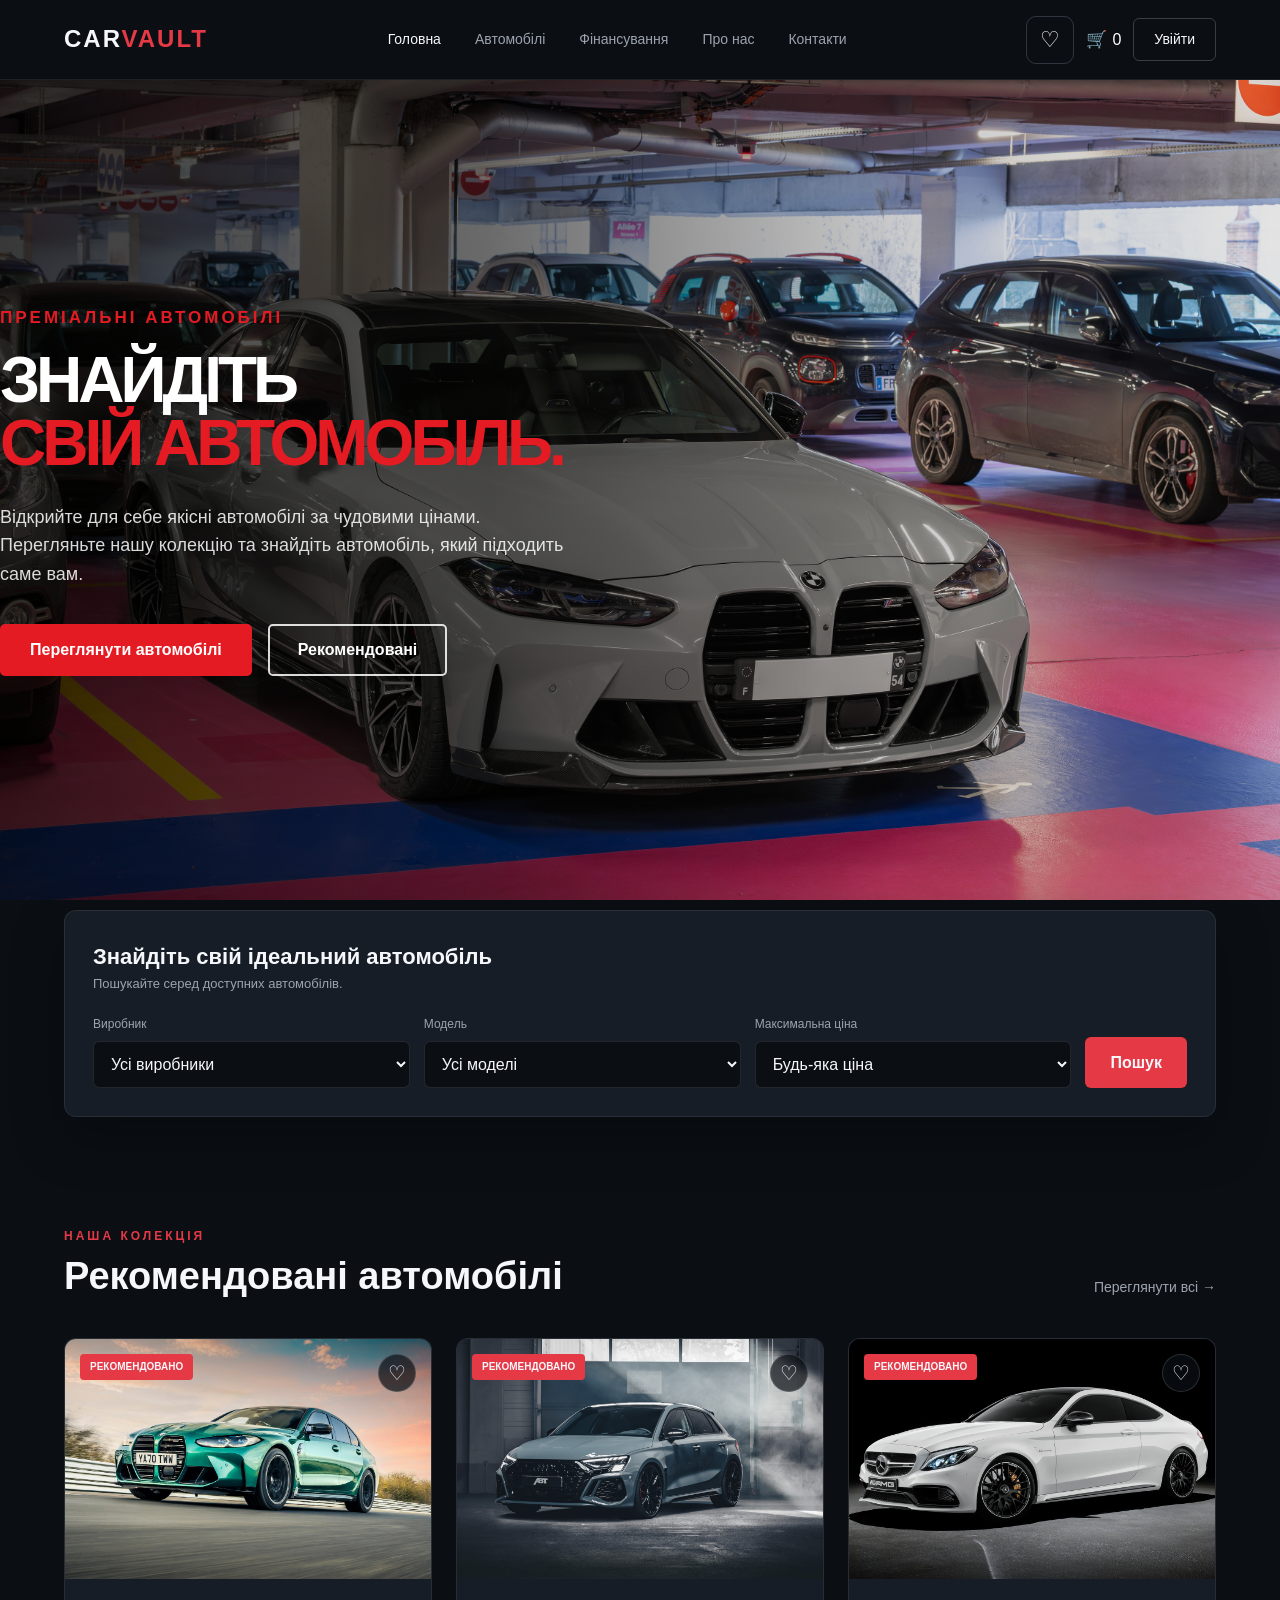
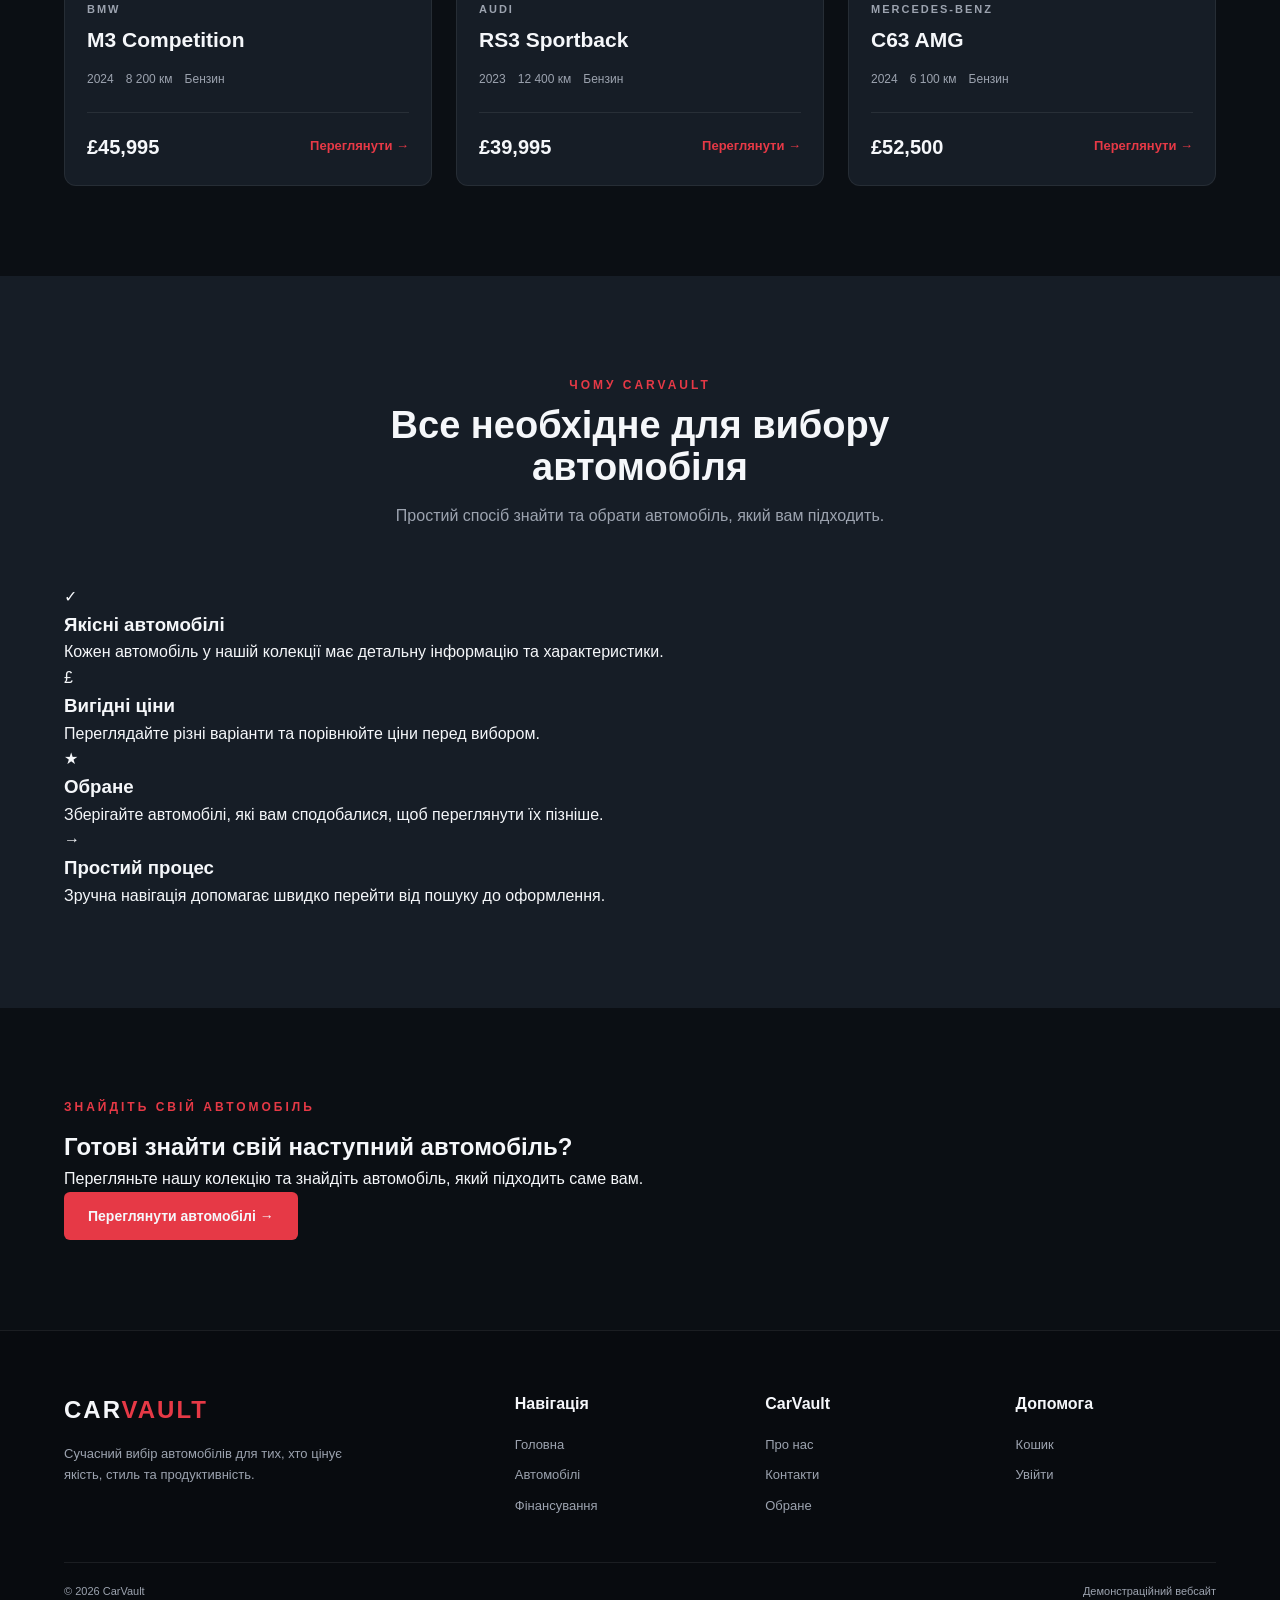
<file: index.html>
<!DOCTYPE html>
<html lang="uk">

<head>

    <script async src="https://www.googletagmanager.com/gtm.js?id=GTM-MPL43FJC"></script>
    <script>
    window.dataLayer = window.dataLayer || [];
    function gtag(){dataLayer.push(arguments);}
    gtag('js', new Date());
  </script>

    <meta charset="UTF-8">

    <meta name="viewport" content="width=device-width, initial-scale=1.0">

    <title>CarVault | Знайдіть свій автомобіль</title>

    <link rel="stylesheet" href="css/style.css">

</head>


<body>


    <!-- ================= НАВІГАЦІЯ ================= -->

    <header class="navbar">

        <div class="container nav-content">

            <a href="index.html" class="logo">
                CAR<span>VAULT</span>
            </a>


            <nav class="nav-links">

                <a href="index.html" class="active">
                    Головна
                </a>

                <a href="cars.html">
                    Автомобілі
                </a>

                <a href="finance.html">
                    Фінансування
                </a>

                <a href="about.html">
                    Про нас
                </a>

                <a href="contact.html">
                    Контакти
                </a>

            </nav>


            <div class="nav-actions">

                <a
                    href="favourites.html"
                    class="favourites"
                    aria-label="Обране">

                    ♡

                </a>

                <a
                    href="cart.html"
                    class="cart-link"
                    aria-label="Кошик">

                    🛒 <span class="cart-count">0</span>

                </a>

                <a
                    href="login.html"
                    class="login-btn">

                    Увійти

                </a>

            </div>

        </div>

    </header>



    <!-- ================= ГОЛОВНИЙ БАНЕР ================= -->

    <main>

        <section class="hero">

            <div class="hero-image"></div>

            <div class="container hero-content">

                <div class="hero-text">

                    <p class="hero-small-title">
                        ПРЕМІАЛЬНІ АВТОМОБІЛІ
                    </p>

                    <h1>
                        ЗНАЙДІТЬ<br>
                        <span>СВІЙ АВТОМОБІЛЬ.</span>
                    </h1>

                    <p class="hero-description">
                        Відкрийте для себе якісні автомобілі
                        за чудовими цінами. Перегляньте нашу
                        колекцію та знайдіть автомобіль,
                        який підходить саме вам.
                    </p>

                    <div class="hero-buttons">

                        <a
                            href="cars.html"
                            class="btn btn-primary">

                            Переглянути автомобілі

                        </a>

                        <a
                            href="#featured"
                            class="btn btn-outline">

                            Рекомендовані

                        </a>

                    </div>

                </div>

            </div>

        </section>



        <!-- ================= ПОШУК ================= -->

        <section class="search-section">

            <div class="container">


                <div class="search-box">


                    <div class="search-title">

                        <h2>
                            Знайдіть свій ідеальний автомобіль
                        </h2>

                        <p>
                            Пошукайте серед доступних автомобілів.
                        </p>

                    </div>



                    <form
                        class="car-search"
                        action="cars.html">


                        <!-- ВИРОБНИК -->

                        <div class="search-field">

                            <label for="make">
                                Виробник
                            </label>


                            <select
                                id="make"
                                name="make">

                                <option value="">
                                    Усі виробники
                                </option>

                                <option value="BMW">
                                    BMW
                                </option>

                                <option value="AUDI">
                                    Audi
                                </option>

                                <option value="MERCEDES-BENZ">
                                    Mercedes-Benz
                                </option>

                                <option value="VOLKSWAGEN">
                                    Volkswagen
                                </option>

                            </select>

                        </div>



                        <!-- МОДЕЛЬ -->

                        <div class="search-field">

                            <label for="model">
                                Модель
                            </label>


                            <select
                                id="model"
                                name="model">

                                <option value="">
                                    Усі моделі
                                </option>

                                <option value="M3 Competition">
                                    M3 Competition
                                </option>

                                <option value="M4 Competition">
                                    M4 Competition
                                </option>

                                <option value="RS3 Sportback">
                                    RS3 Sportback
                                </option>

                                <option value="RS5 Coupe">
                                    RS5 Coupe
                                </option>

                                <option value="C63 AMG">
                                    C63 AMG
                                </option>

                                <option value="Golf R">
                                    Golf R
                                </option>

                            </select>

                        </div>



                        <!-- ЦІНА -->

                        <div class="search-field">

                            <label for="price">
                                Максимальна ціна
                            </label>


                            <select
                                id="price"
                                name="price">

                                <option value="">
                                    Будь-яка ціна
                                </option>

                                <option value="30000">
                                    До £30 000
                                </option>

                                <option value="40000">
                                    До £40 000
                                </option>

                                <option value="50000">
                                    До £50 000
                                </option>

                                <option value="60000">
                                    До £60 000
                                </option>

                            </select>

                        </div>



                        <!-- КНОПКА ПОШУКУ -->

                        <button
                            type="submit"
                            class="search-button">

                            Пошук

                        </button>


                    </form>

                </div>

            </div>

        </section>



        <!-- ================= РЕКОМЕНДОВАНІ ================= -->

        <section class="featured-section" id="featured">

            <div class="container">

                <div class="section-heading">

                    <div>

                        <p class="section-label">
                            НАША КОЛЕКЦІЯ
                        </p>

                        <h2>
                            Рекомендовані автомобілі
                        </h2>

                    </div>

                    <a href="cars.html" class="view-all">
                        Переглянути всі →
                    </a>

                </div>


                <div class="car-grid">


                    <!-- BMW -->

                    <article class="car-card">

                        <div class="car-image">

                            <img
                                class="car-card-image"
                                src="images/cars/bmw-m3/main.jpg"
                                alt="BMW M3 Competition">

                            <button
                                class="heart-button"
                                type="button"
                                data-car-id="1"
                                aria-label="Додати до обраного">
                                ♡
                            </button>

                            <span class="car-badge">
                                Рекомендовано
                            </span>

                        </div>


                        <div class="car-info">

                            <p class="car-make">
                                BMW
                            </p>

                            <h3>
                                M3 Competition
                            </h3>


                            <div class="car-details">

                                <span>
                                    2024
                                </span>

                                <span>
                                    8 200 км
                                </span>

                                <span>
                                    Бензин
                                </span>

                            </div>


                            <div class="car-bottom">

                                <div class="car-price">
                                    £45,995
                                </div>

                                <a
                                    href="car-details.html?id=1"
                                    class="details-link">

                                    Переглянути →

                                </a>

                            </div>

                        </div>

                    </article>



                    <!-- AUDI -->

                    <article class="car-card">

                        <div class="car-image">

                            <img
                                class="car-card-image"
                                src="images/cars/audi-rs3/main.jpg"
                                alt="Audi RS3 Sportback">

                            <button
                                class="heart-button"
                                type="button"
                                data-car-id="3"
                                aria-label="Додати до обраного">
                                ♡
                            </button>

                            <span class="car-badge">
                                РЕКОМЕНДОВАНО
                            </span>
                        </div>


                        <div class="car-info">

                            <p class="car-make">
                                AUDI
                            </p>

                            <h3>
                                RS3 Sportback
                            </h3>


                            <div class="car-details">

                                <span>
                                    2023
                                </span>

                                <span>
                                    12 400 км
                                </span>

                                <span>
                                    Бензин
                                </span>

                            </div>


                            <div class="car-bottom">

                                <div class="car-price">
                                    £39,995
                                </div>

                                <a
                                    href="car-details.html?id=3"
                                    class="details-link">

                                    Переглянути →

                                </a>

                            </div>

                        </div>

                    </article>



                    <!-- MERCEDES -->

                    <article class="car-card">

                        <div class="car-image">

                            <img
                                class="car-card-image"
                                src="images/cars/mercedes-c63/main.jpg"
                                alt="Mercedes-Benz C63 AMG">

                            <button
                                class="heart-button"
                                type="button"
                                data-car-id="5"
                                aria-label="Додати до обраного">
                                ♡
                            </button>

                             <span class="car-badge">
                                РЕКОМЕНДОВАНО
                            </span>
                        </div>


                        <div class="car-info">

                            <p class="car-make">
                                MERCEDES-BENZ
                            </p>

                            <h3>
                                C63 AMG
                            </h3>


                            <div class="car-details">

                                <span>
                                    2024
                                </span>

                                <span>
                                    6 100 км
                                </span>

                                <span>
                                    Бензин
                                </span>

                            </div>


                            <div class="car-bottom">

                                <div class="car-price">
                                    £52,500
                                </div>

                                <a
                                    href="car-details.html?id=5"
                                    class="details-link">

                                    Переглянути →

                                </a>

                            </div>

                        </div>

                    </article>


                </div>

            </div>

        </section>



        <!-- ================= ЧОМУ CARVAULT ================= -->

        <section class="why-section">


            <div class="container">


                <div class="section-heading centered">

                    <p class="section-label">
                        ЧОМУ CARVAULT
                    </p>


                    <h2>
                        Все необхідне для вибору автомобіля
                    </h2>


                    <p>
                        Простий спосіб знайти та обрати
                        автомобіль, який вам підходить.
                    </p>

                </div>



                <div class="features-grid">


                    <div class="feature">

                        <div class="feature-icon">
                            ✓
                        </div>

                        <h3>
                            Якісні автомобілі
                        </h3>

                        <p>
                            Кожен автомобіль у нашій колекції
                            має детальну інформацію та характеристики.
                        </p>

                    </div>



                    <div class="feature">

                        <div class="feature-icon">
                            £
                        </div>

                        <h3>
                            Вигідні ціни
                        </h3>

                        <p>
                            Переглядайте різні варіанти та
                            порівнюйте ціни перед вибором.
                        </p>

                    </div>



                    <div class="feature">

                        <div class="feature-icon">
                            ★
                        </div>

                        <h3>
                            Обране
                        </h3>

                        <p>
                            Зберігайте автомобілі, які вам
                            сподобалися, щоб переглянути їх пізніше.
                        </p>

                    </div>



                    <div class="feature">

                        <div class="feature-icon">
                            →
                        </div>

                        <h3>
                            Простий процес
                        </h3>

                        <p>
                            Зручна навігація допомагає швидко
                            перейти від пошуку до оформлення.
                        </p>

                    </div>


                </div>

            </div>

        </section>



        <!-- ================= CTA ================= -->

        <section class="cta-section">


            <div class="container cta-content">


                <div>

                    <p class="section-label">
                        ЗНАЙДІТЬ СВІЙ АВТОМОБІЛЬ
                    </p>


                    <h2>
                        Готові знайти свій наступний автомобіль?
                    </h2>


                    <p>
                        Перегляньте нашу колекцію та знайдіть
                        автомобіль, який підходить саме вам.
                    </p>

                </div>


                <a
                    href="cars.html"
                    class="btn btn-primary">

                    Переглянути автомобілі →

                </a>

            </div>

        </section>


    </main>



    <!-- ================= FOOTER ================= -->

    <footer class="footer">

        <div class="container">

            <div class="footer-content">

                <!-- BRAND -->

                <div class="footer-brand">

                    <a
                        href="index.html"
                        class="logo"
                    >
                        CAR<span>VAULT</span>
                    </a>

                    <p>
                        Сучасний вибір автомобілів
                        для тих, хто цінує якість,
                        стиль та продуктивність.
                    </p>

                </div>


                <!-- NAVIGATION -->

                <div class="footer-column">

                    <h4>
                        Навігація
                    </h4>

                    <a href="index.html">
                        Головна
                    </a>

                    <a href="cars.html">
                        Автомобілі
                    </a>

                    <a href="finance.html">
                        Фінансування
                    </a>

                </div>


                <!-- CARVAULT -->

                <div class="footer-column">

                    <h4>
                        CarVault
                    </h4>

                    <a href="about.html">
                        Про нас
                    </a>

                    <a href="contact.html">
                        Контакти
                    </a>

                    <a href="favourites.html">
                        Обране
                    </a>

                </div>


                <!-- HELP -->

                <div class="footer-column">

                    <h4>
                        Допомога
                    </h4>

                    <a href="cart.html">
                        Кошик
                    </a>

                    <a
                        href="login.html"
                        class="footer-login-link"
                    >
                        Увійти
                    </a>

                </div>

            </div>


            <div class="footer-bottom">

                <span>
                    © 2026 CarVault
                </span>

                <span>
                    Демонстраційний вебсайт
                </span>

            </div>

        </div>

    </footer>

    <script src="js/main.js"></script>
</body>

</html>
</file>
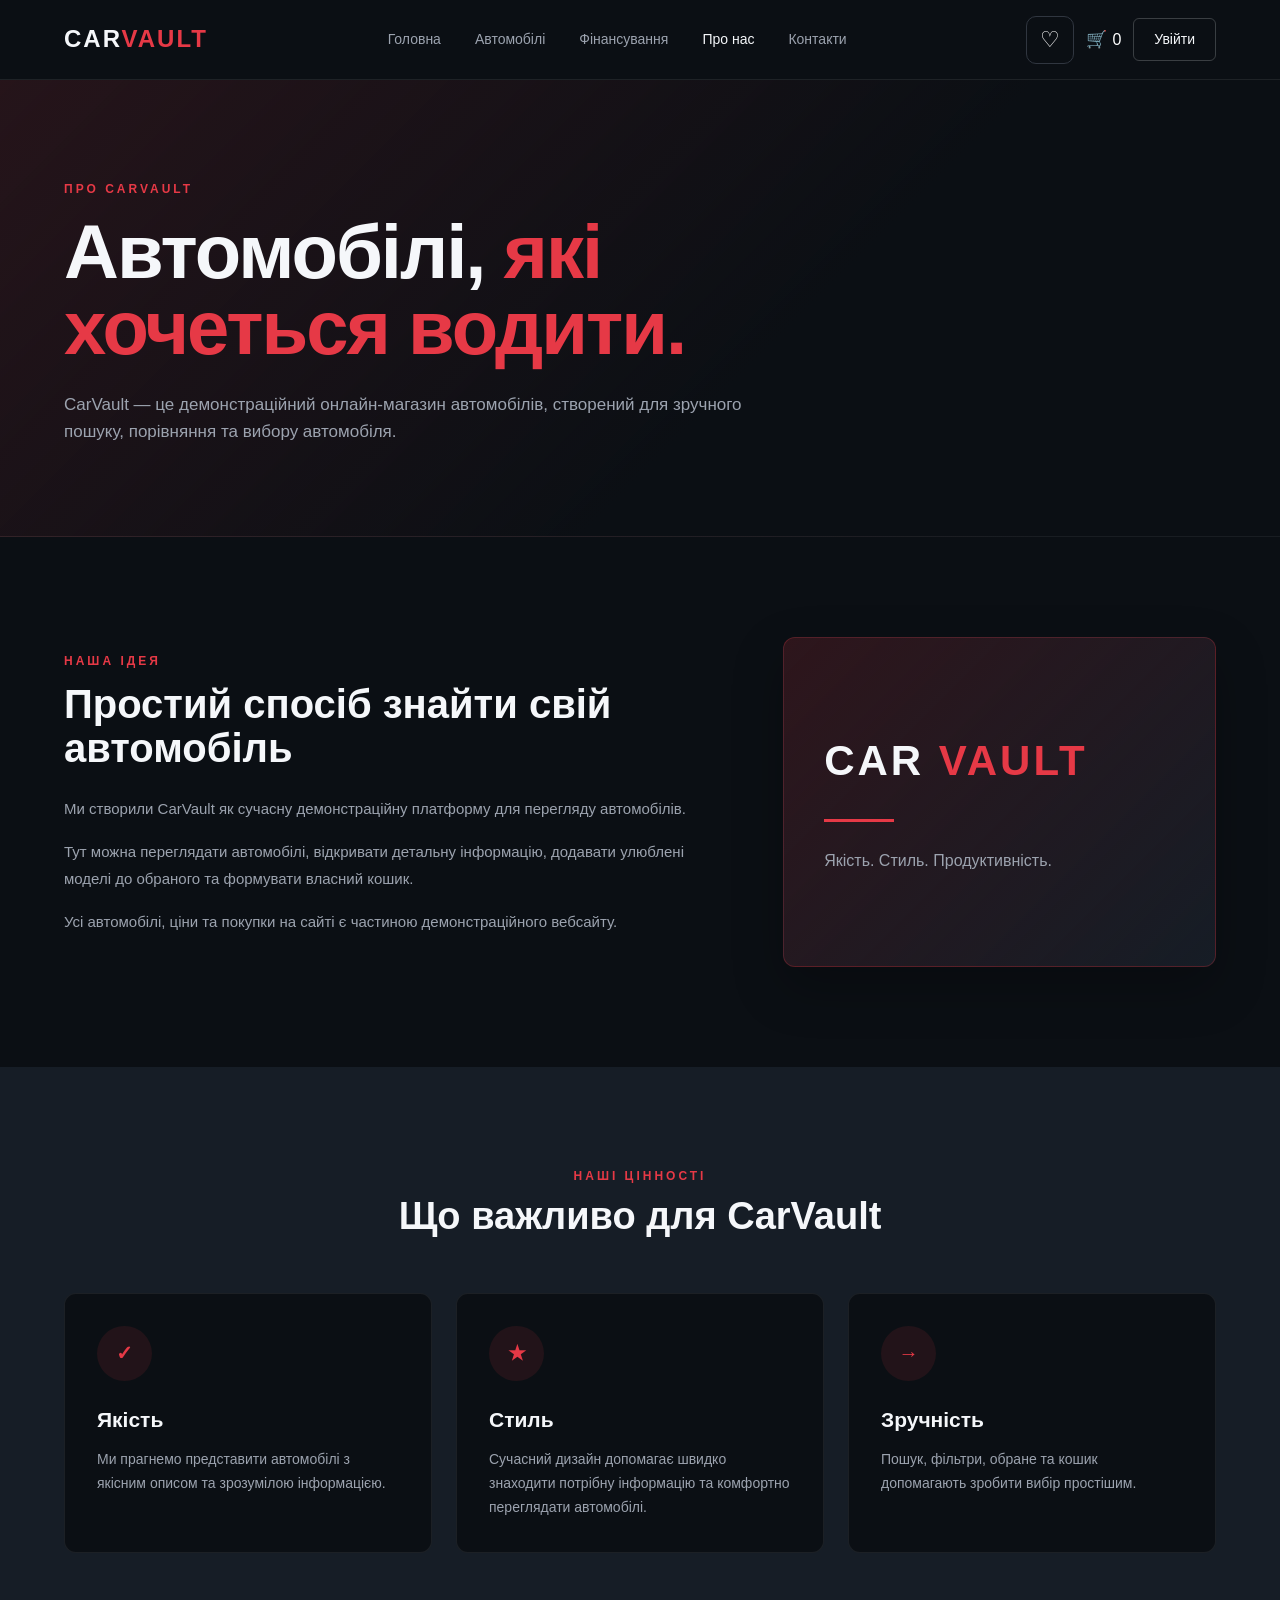
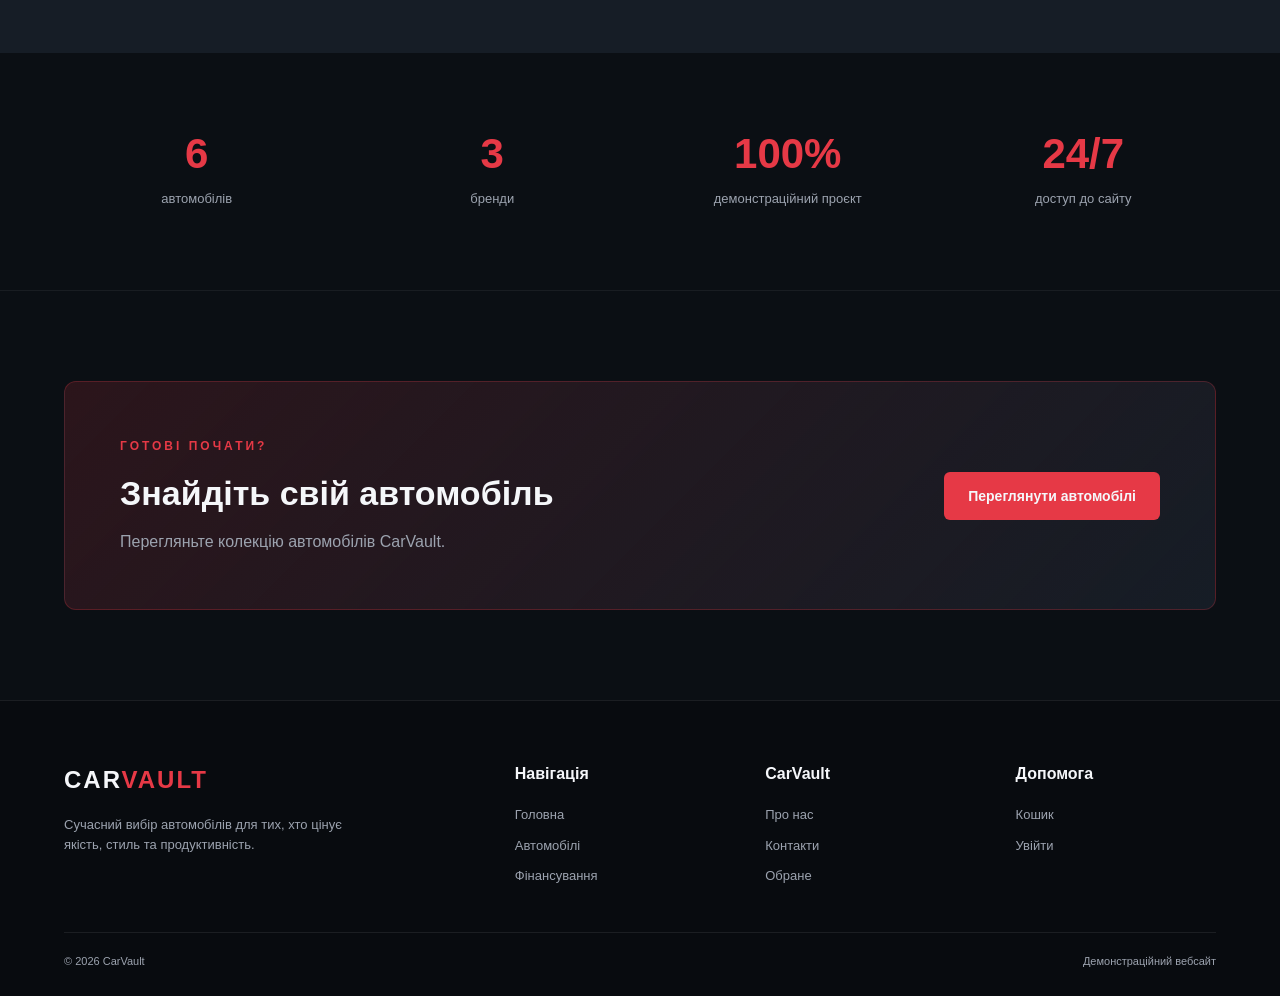
<file: about.html>
<!DOCTYPE html>
<html lang="uk">

<head>

<script async src="https://www.googletagmanager.com/gtm.js?id=GTM-MPL43FJC"></script>
  <script>
  window.dataLayer = window.dataLayer || [];
  function gtag(){dataLayer.push(arguments);}
  gtag('js', new Date());
</script>

    <meta charset="UTF-8">

    <meta
        name="viewport"
        content="width=device-width, initial-scale=1.0">

    <title>CarVault | Про нас</title>

    <link rel="stylesheet" href="css/style.css">
    <link rel="stylesheet" href="css/about.css">

</head>

<body>

<header class="navbar">

    <div class="container nav-content">

        <a href="index.html" class="logo">
            CAR<span>VAULT</span>
        </a>

        <nav class="nav-links">

            <a href="index.html">
                Головна
            </a>

            <a href="cars.html">
                Автомобілі
            </a>

            <a href="finance.html">
                Фінансування
            </a>

            <a href="about.html" class="active">
                Про нас
            </a>

            <a href="contact.html">
                Контакти
            </a>

        </nav>

        <div class="nav-actions">

            <a
                href="favourites.html"
                class="favourites"
                aria-label="Обране"
            >
                ♡
            </a>

            <a
                href="cart.html"
                class="cart-link"
                aria-label="Кошик"
            >
                🛒
                <span
                    id="cart-count"
                    class="cart-count"
                >
                    0
                </span>
            </a>

            <a
                href="login.html"
                class="login-btn"
            >
                Увійти
            </a>

        </div>

    </div>

</header>


<main>

    <!-- ABOUT HERO -->

    <section class="about-hero">

        <div class="container">

            <p class="about-label">
                ПРО CARVAULT
            </p>

            <h1>
                Автомобілі,
                <span>які хочеться водити.</span>
            </h1>

            <p class="about-intro">
                CarVault — це демонстраційний онлайн-магазин
                автомобілів, створений для зручного пошуку,
                порівняння та вибору автомобіля.
            </p>

        </div>

    </section>


    <!-- ABOUT STORY -->

    <section class="about-story">

        <div class="container about-story-grid">

            <div class="about-story-text">

                <p class="section-label">
                    НАША ІДЕЯ
                </p>

                <h2>
                    Простий спосіб
                    знайти свій автомобіль
                </h2>

                <p>
                    Ми створили CarVault як сучасну
                    демонстраційну платформу для
                    перегляду автомобілів.
                </p>

                <p>
                    Тут можна переглядати автомобілі,
                    відкривати детальну інформацію,
                    додавати улюблені моделі до обраного
                    та формувати власний кошик.
                </p>

                <p>
                    Усі автомобілі, ціни та покупки на
                    сайті є частиною демонстраційного
                    вебсайту.
                </p>

            </div>


            <div class="about-story-card">

                <div class="story-card-top">
                    <span>CAR</span>
                    <strong>VAULT</strong>
                </div>

                <div class="story-card-line"></div>

                <p>
                    Якість.
                    Стиль.
                    Продуктивність.
                </p>

            </div>

        </div>

    </section>


    <!-- VALUES -->

    <section class="values-section">

        <div class="container">

            <div class="section-heading centered">

                <div>

                    <p class="section-label">
                        НАШІ ЦІННОСТІ
                    </p>

                    <h2>
                        Що важливо для CarVault
                    </h2>

                </div>

            </div>


            <div class="values-grid">

                <div class="value-card">

                    <div class="value-icon">
                        ✓
                    </div>

                    <h3>
                        Якість
                    </h3>

                    <p>
                        Ми прагнемо представити
                        автомобілі з якісним описом
                        та зрозумілою інформацією.
                    </p>

                </div>


                <div class="value-card">

                    <div class="value-icon">
                        ★
                    </div>

                    <h3>
                        Стиль
                    </h3>

                    <p>
                        Сучасний дизайн допомагає
                        швидко знаходити потрібну
                        інформацію та комфортно
                        переглядати автомобілі.
                    </p>

                </div>


                <div class="value-card">

                    <div class="value-icon">
                        →
                    </div>

                    <h3>
                        Зручність
                    </h3>

                    <p>
                        Пошук, фільтри, обране
                        та кошик допомагають
                        зробити вибір простішим.
                    </p>

                </div>

            </div>

        </div>

    </section>


    <!-- STATISTICS -->

    <section class="stats-section">

        <div class="container">

            <div class="stats-grid">

                <div class="stat">

                    <strong>
                        6
                    </strong>

                    <span>
                        автомобілів
                    </span>

                </div>


                <div class="stat">

                    <strong>
                        3
                    </strong>

                    <span>
                        бренди
                    </span>

                </div>


                <div class="stat">

                    <strong>
                        100%
                    </strong>

                    <span>
                        демонстраційний проєкт
                    </span>

                </div>


                <div class="stat">

                    <strong>
                        24/7
                    </strong>

                    <span>
                        доступ до сайту
                    </span>

                </div>

            </div>

        </div>

    </section>


    <!-- CTA -->

    <section class="cta-section">

        <div class="container">

            <div class="cta-box">

                <div>

                    <p class="section-label">
                        ГОТОВІ ПОЧАТИ?
                    </p>

                    <h2>
                        Знайдіть свій автомобіль
                    </h2>

                    <p>
                        Перегляньте колекцію
                        автомобілів CarVault.
                    </p>

                </div>

                <a
                    href="cars.html"
                    class="btn btn-primary"
                >
                    Переглянути автомобілі
                </a>

            </div>

        </div>

    </section>

</main>


<!-- FOOTER -->

<footer class="footer">

    <div class="container">

        <div class="footer-content">

            <!-- BRAND -->

            <div class="footer-brand">

                <a
                    href="index.html"
                    class="logo"
                >
                    CAR<span>VAULT</span>
                </a>

                <p>
                    Сучасний вибір автомобілів
                    для тих, хто цінує якість,
                    стиль та продуктивність.
                </p>

            </div>


            <!-- NAVIGATION -->

            <div class="footer-column">

                <h4>
                    Навігація
                </h4>

                <a href="index.html">
                    Головна
                </a>

                <a href="cars.html">
                    Автомобілі
                </a>

                <a href="finance.html">
                    Фінансування
                </a>

            </div>


            <!-- CARVAULT -->

            <div class="footer-column">

                <h4>
                    CarVault
                </h4>

                <a href="about.html">
                    Про нас
                </a>

                <a href="contact.html">
                    Контакти
                </a>

                <a href="favourites.html">
                    Обране
                </a>

            </div>


            <!-- HELP -->

            <div class="footer-column">

                <h4>
                    Допомога
                </h4>

                <a href="cart.html">
                    Кошик
                </a>

                <a
                    href="login.html"
                    class="footer-login-link"
                >
                    Увійти
                </a>

            </div>

        </div>


        <div class="footer-bottom">

            <span>
                © 2026 CarVault
            </span>

            <span>
                Демонстраційний вебсайт
            </span>

        </div>

    </div>

</footer>


<script src="js/main.js"></script>

</body>

</html>
</file>
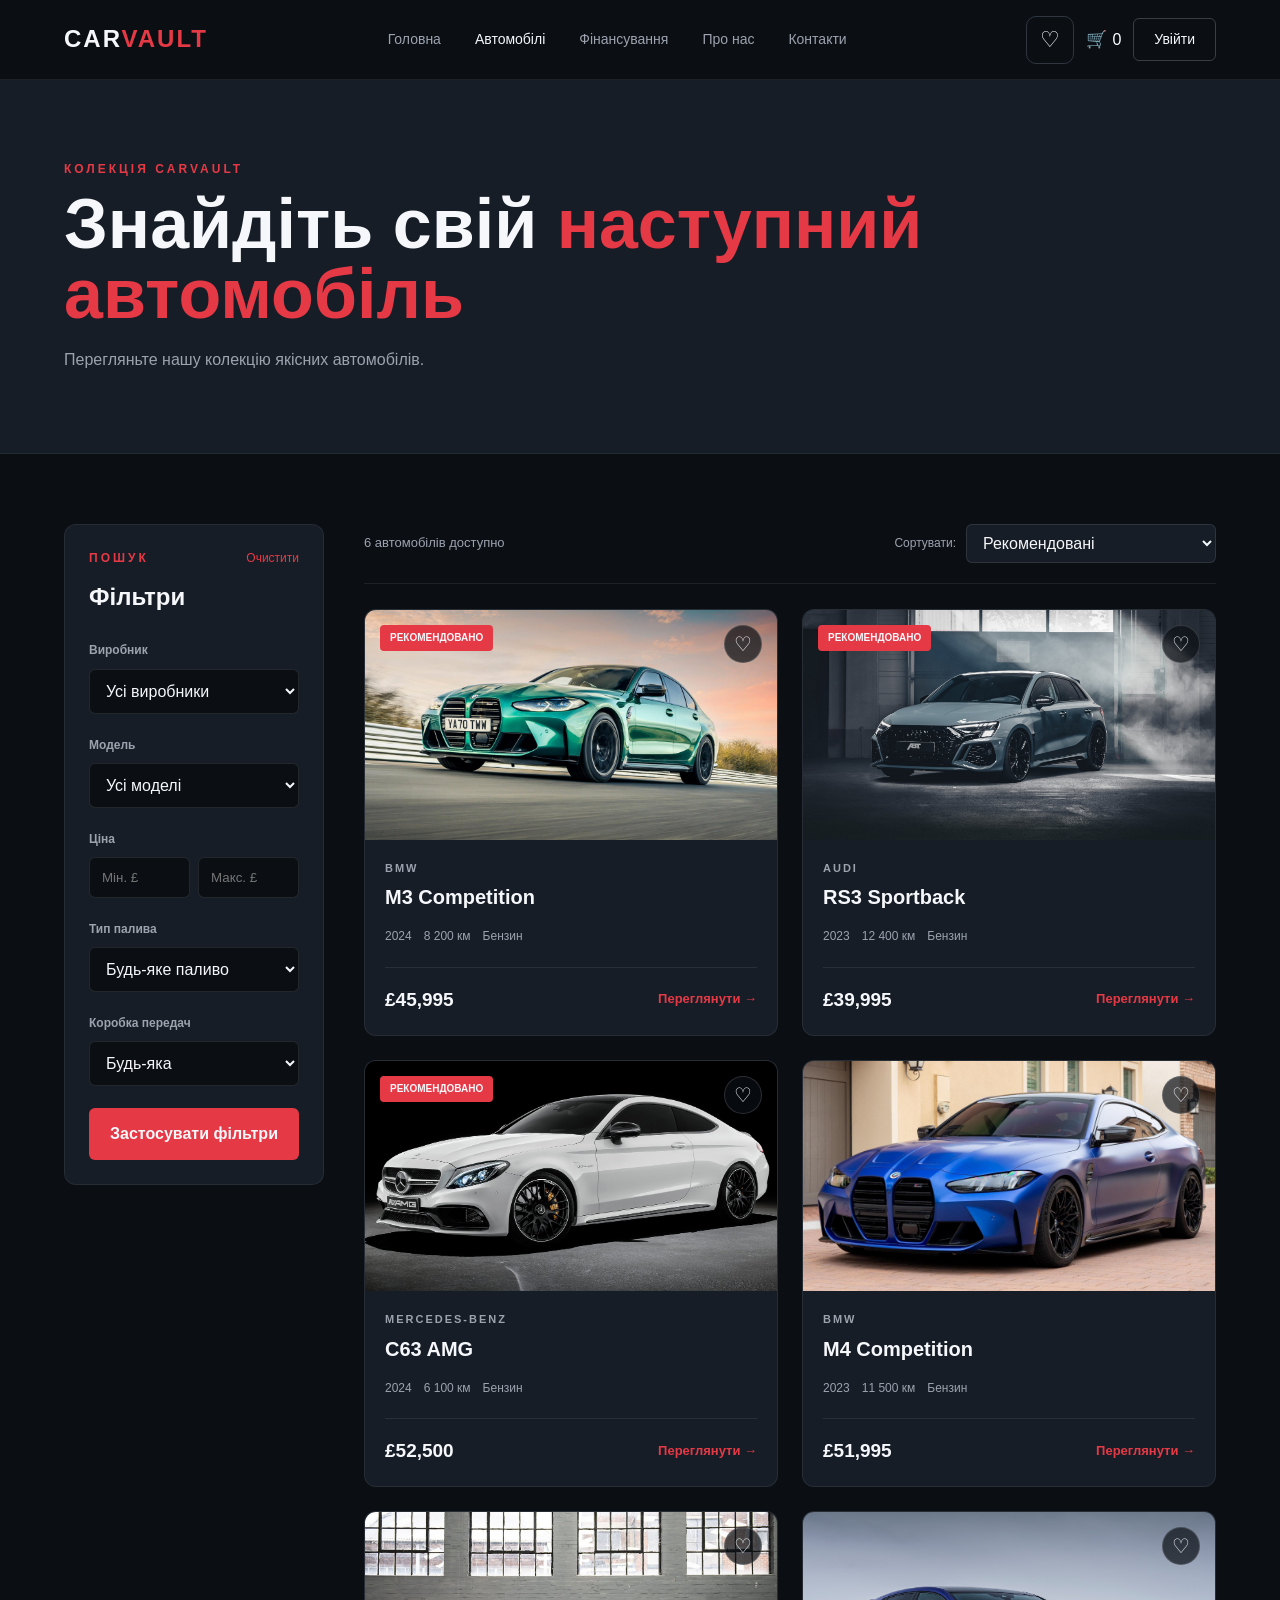
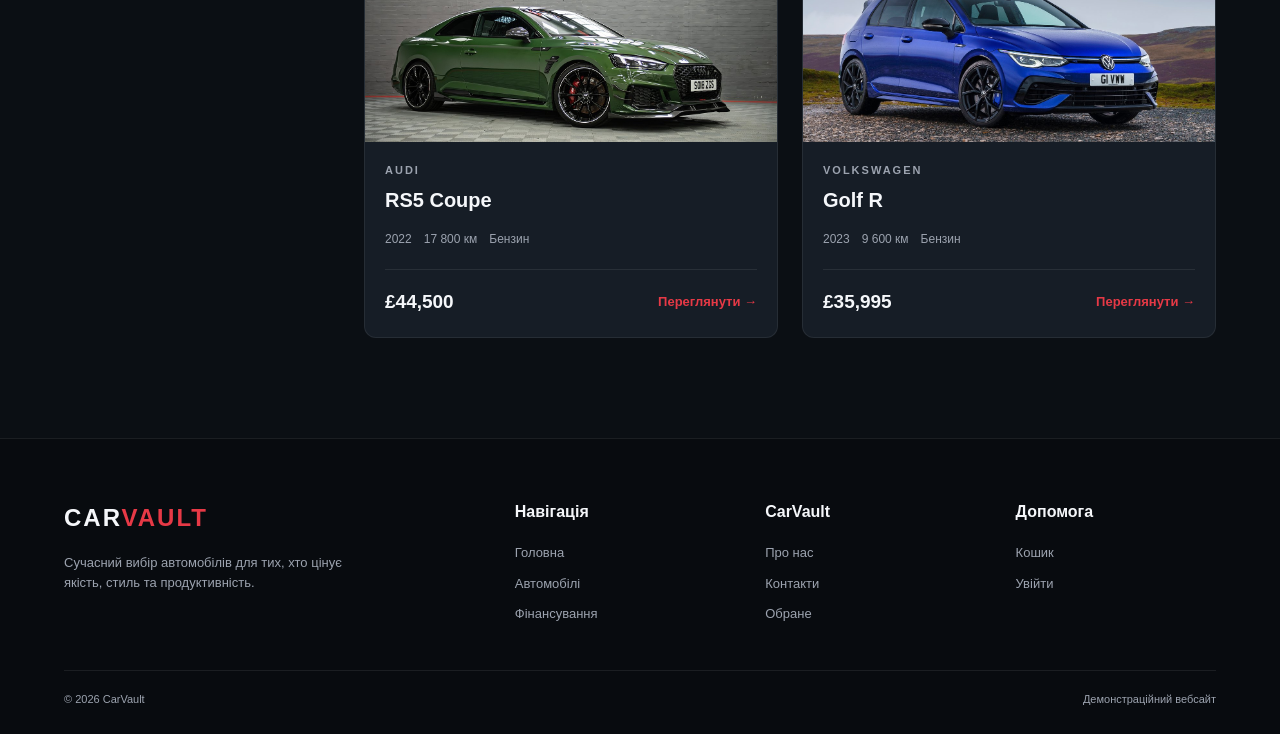
<file: cars.html>
<!DOCTYPE html>
<html lang="uk">

<head>

    <script async src="https://www.googletagmanager.com/gtm.js?id=GTM-MPL43FJC"></script>
    <script>
    window.dataLayer = window.dataLayer || [];
    function gtag(){dataLayer.push(arguments);}
    gtag('js', new Date());
  </script>

    <meta charset="UTF-8">

    <meta name="viewport" content="width=device-width, initial-scale=1.0">

    <title>CarVault | Автомобілі</title>

    <link rel="stylesheet" href="css/style.css">
    <link rel="stylesheet" href="css/cars.css">

</head>


<body>


    <!-- ================= НАВІГАЦІЯ ================= -->

    <header class="navbar">

        <div class="container nav-content">

            <a href="index.html" class="logo">
                CAR<span>VAULT</span>
            </a>


            <nav class="nav-links">

                <a href="index.html">
                    Головна
                </a>

                <a href="cars.html" class="active">
                    Автомобілі
                </a>

                <a href="finance.html">
                    Фінансування
                </a>

                <a href="about.html">
                    Про нас
                </a>

                <a href="contact.html">
                    Контакти
                </a>

            </nav>


            <div class="nav-actions">

                <a
                    href="favourites.html"
                    class="favourites"
                    aria-label="Обране">

                    ♡

                </a>

                <a
                    href="cart.html"
                    class="cart-link"
                    aria-label="Кошик">

                    🛒 <span class="cart-count">0</span>

                </a>

                <a
                    href="login.html"
                    class="login-btn">

                    Увійти

                </a>

            </div>

        </div>

    </header>



    <!-- ================= ЗАГОЛОВОК ================= -->

    <section class="page-header">

        <div class="container">

            <p class="section-label">
                КОЛЕКЦІЯ CARVAULT
            </p>

            <h1>
                Знайдіть свій <span>наступний автомобіль</span>
            </h1>

            <p>
                Перегляньте нашу колекцію якісних автомобілів.
            </p>

        </div>

    </section>



    <!-- ================= ОСНОВНИЙ ВМІСТ ================= -->

    <main class="cars-page">

        <div class="container cars-layout">


            <!-- ================= ФІЛЬТРИ ================= -->

            <aside class="filters">

                <div class="filter-header">

                    <div>

                        <p class="section-label">
                            ПОШУК
                        </p>

                        <h2>
                            Фільтри
                        </h2>

                    </div>


                    <button
                        type="button"
                        class="clear-filters">

                        Очистити

                    </button>

                </div>



                <!-- ВИРОБНИК -->

                <div class="filter-group">

                    <label for="make">
                        Виробник
                    </label>

                    <select id="make">

                        <option value="">
                            Усі виробники
                        </option>

                        <option value="BMW">
                            BMW
                        </option>

                        <option value="AUDI">
                            Audi
                        </option>

                        <option value="MERCEDES-BENZ">
                            Mercedes-Benz
                        </option>

                        <option value="VOLKSWAGEN">
                            Volkswagen
                        </option>

                    </select>

                </div>



                <!-- МОДЕЛЬ -->

                <div class="filter-group">

                    <label for="model">
                        Модель
                    </label>

                    <select id="model">

                        <option value="">
                            Усі моделі
                        </option>

                        <option value="M3 Competition">
                            M3 Competition
                        </option>

                        <option value="M4 Competition">
                            M4 Competition
                        </option>

                        <option value="RS3 Sportback">
                            RS3 Sportback
                        </option>

                        <option value="RS5 Coupe">
                            RS5 Coupe
                        </option>

                        <option value="C63 AMG">
                            C63 AMG
                        </option>

                        <option value="Golf R">
                            Golf R
                        </option>

                    </select>

                </div>



                <!-- ЦІНА -->

                <div class="filter-group">

                    <label>
                        Ціна
                    </label>

                    <div class="price-inputs">

                        <input
                            type="number"
                            id="min-price"
                            placeholder="Мін. £"
                            min="0"
                        >

                        <input
                            type="number"
                            id="max-price"
                            placeholder="Макс. £"
                            min="0"
                        >

                    </div>

                </div>



                <!-- ПАЛИВО -->

                <div class="filter-group">

                    <label for="fuel">
                        Тип палива
                    </label>

                    <select id="fuel">

                        <option value="">
                            Будь-яке паливо
                        </option>

                        <option value="Бензин">
                            Бензин
                        </option>

                        <option value="Дизель">
                            Дизель
                        </option>

                        <option value="Гібрид">
                            Гібрид
                        </option>

                        <option value="Електро">
                            Електро
                        </option>

                    </select>

                </div>



                <!-- КОРОБКА ПЕРЕДАЧ -->

                <div class="filter-group">

                    <label for="transmission">
                        Коробка передач
                    </label>

                    <select id="transmission">

                        <option value="">
                            Будь-яка
                        </option>

                        <option value="Автоматична">
                            Автоматична
                        </option>

                        <option value="Механічна">
                            Механічна
                        </option>

                    </select>

                </div>



                <button
                    type="button"
                    class="apply-filters">

                    Застосувати фільтри

                </button>

            </aside>



            <!-- ================= РЕЗУЛЬТАТИ ================= -->

            <section class="car-results">


                <div class="results-header">

                    <p class="results-count">
                        6 автомобілів доступно
                    </p>


                    <div class="sort">

                        <label for="sort">
                            Сортувати:
                        </label>

                        <select id="sort">

                            <option value="recommended">
                                Рекомендовані
                            </option>

                            <option value="price-low">
                                Ціна: від низької до високої
                            </option>

                            <option value="price-high">
                                Ціна: від високої до низької
                            </option>

                            <option value="newest">
                                Найновіші
                            </option>

                        </select>

                    </div>

                </div>



                <!-- ================= КАРТКИ АВТОМОБІЛІВ ================= -->

                <div
                    class="catalogue-grid"
                    id="cars-container">


                    <!-- BMW M3 -->

                    <article class="catalogue-card">

                        <div class="catalogue-image">

                            <img
                                class="car-card-image"
                                src="images/cars/bmw-m3/main.jpg"
                                alt="BMW M3 Competition">

                            <button
                                type="button"
                                class="heart-button"
                                data-car-id="1"
                                aria-label="Додати до обраного">

                                ♡

                            </button>

                        </div>


                        <div class="catalogue-info">

                            <p class="car-make">
                                BMW
                            </p>

                            <h3>
                                M3 Competition
                            </h3>


                            <div class="car-details">

                                <span>
                                    2024
                                </span>

                                <span>
                                    8 200 км
                                </span>

                                <span>
                                    Бензин
                                </span>

                            </div>


                            <div class="catalogue-bottom">

                                <strong>
                                    £45,995
                                </strong>

                                <a href="car-details.html?id=1">
                                    Переглянути →
                                </a>

                            </div>

                        </div>

                    </article>



                    <!-- BMW M4 -->

                    <article class="catalogue-card">

                        <div class="catalogue-image">

                            <img
                                class="car-card-image"
                                src="images/cars/bmw-m4/main.jpg"
                                alt="BMW M4 Competition">

                            <button
                                type="button"
                                class="heart-button"
                                data-car-id="2"
                                aria-label="Додати до обраного">

                                ♡

                            </button>

                        </div>


                        <div class="catalogue-info">

                            <p class="car-make">
                                BMW
                            </p>

                            <h3>
                                M4 Competition
                            </h3>


                            <div class="car-details">

                                <span>
                                    2023
                                </span>

                                <span>
                                    11 500 км
                                </span>

                                <span>
                                    Бензин
                                </span>

                            </div>


                            <div class="catalogue-bottom">

                                <strong>
                                    £51,995
                                </strong>

                                <a href="car-details.html?id=2">
                                    Переглянути →
                                </a>

                            </div>

                        </div>

                    </article>



                    <!-- AUDI RS3 -->

                    <article class="catalogue-card">

                        <div class="catalogue-image">

                            <img
                                class="car-card-image"
                                src="images/cars/audi-rs3/main.jpg"
                                alt="Audi RS3 Sportback">

                            <button
                                type="button"
                                class="heart-button"
                                data-car-id="3"
                                aria-label="Додати до обраного">

                                ♡

                            </button>

                        </div>


                        <div class="catalogue-info">

                            <p class="car-make">
                                AUDI
                            </p>

                            <h3>
                                RS3 Sportback
                            </h3>


                            <div class="car-details">

                                <span>
                                    2023
                                </span>

                                <span>
                                    12 400 км
                                </span>

                                <span>
                                    Бензин
                                </span>

                            </div>


                            <div class="catalogue-bottom">

                                <strong>
                                    £39,995
                                </strong>

                                <a href="car-details.html?id=3">
                                    Переглянути →
                                </a>

                            </div>

                        </div>

                    </article>



                    <!-- AUDI RS5 -->

                    <article class="catalogue-card">

                        <div class="catalogue-image">

                            <img
                                class="car-card-image"
                                src="images/cars/audi-rs5/main.jpg"
                                alt="Audi RS5 Coupe">

                            <button
                                type="button"
                                class="heart-button"
                                data-car-id="4"
                                aria-label="Додати до обраного">

                                ♡

                            </button>

                        </div>


                        <div class="catalogue-info">

                            <p class="car-make">
                                AUDI
                            </p>

                            <h3>
                                RS5 Coupe
                            </h3>


                            <div class="car-details">

                                <span>
                                    2022
                                </span>

                                <span>
                                    17 800 км
                                </span>

                                <span>
                                    Бензин
                                </span>

                            </div>


                            <div class="catalogue-bottom">

                                <strong>
                                    £44,500
                                </strong>

                                <a href="car-details.html?id=4">
                                    Переглянути →
                                </a>

                            </div>

                        </div>

                    </article>



                    <!-- MERCEDES -->

                    <article class="catalogue-card">

                        <div class="catalogue-image">

                            <img
                                class="car-card-image"
                                src="images/cars/mercedes-c63/main.jpg"
                                alt="Mercedes-Benz C63 AMG">

                            <button
                                type="button"
                                class="heart-button"
                                data-car-id="5"
                                aria-label="Додати до обраного">

                                ♡

                            </button>

                        </div>


                        <div class="catalogue-info">

                            <p class="car-make">
                                MERCEDES-BENZ
                            </p>

                            <h3>
                                C63 AMG
                            </h3>


                            <div class="car-details">

                                <span>
                                    2024
                                </span>

                                <span>
                                    6 100 км
                                </span>

                                <span>
                                    Бензин
                                </span>

                            </div>


                            <div class="catalogue-bottom">

                                <strong>
                                    £52,500
                                </strong>

                                <a href="car-details.html?id=5">
                                    Переглянути →
                                </a>

                            </div>

                        </div>

                    </article>



                    <!-- VOLKSWAGEN -->

                    <article class="catalogue-card">

                        <div class="catalogue-image">

                            <img
                                class="car-card-image"
                                src="images/cars/golf-r/main.jpg"
                                alt="Volkswagen Golf R">

                            <button
                                type="button"
                                class="heart-button"
                                data-car-id="6"
                                aria-label="Додати до обраного">

                                ♡

                            </button>

                        </div>


                        <div class="catalogue-info">

                            <p class="car-make">
                                VOLKSWAGEN
                            </p>

                            <h3>
                                Golf R
                            </h3>


                            <div class="car-details">

                                <span>
                                    2023
                                </span>

                                <span>
                                    9 600 км
                                </span>

                                <span>
                                    Бензин
                                </span>

                            </div>


                            <div class="catalogue-bottom">

                                <strong>
                                    £35,995
                                </strong>

                                <a href="car-details.html?id=6">
                                    Переглянути →
                                </a>

                            </div>

                        </div>

                    </article>


                </div>


                <!-- НЕМАЄ РЕЗУЛЬТАТІВ -->

                <div
                    id="no-results"
                    class="no-results"
                    style="display: none;">

                    <h3>
                        Автомобілі не знайдено
                    </h3>

                    <p>
                        Спробуйте змінити параметри фільтра.
                    </p>

                </div>


            </section>

        </div>

    </main>



    <!-- ================= FOOTER ================= -->

    <footer class="footer">

        <div class="container">

            <div class="footer-content">

                <!-- BRAND -->

                <div class="footer-brand">

                    <a
                        href="index.html"
                        class="logo"
                    >
                        CAR<span>VAULT</span>
                    </a>

                    <p>
                        Сучасний вибір автомобілів
                        для тих, хто цінує якість,
                        стиль та продуктивність.
                    </p>

                </div>


                <!-- NAVIGATION -->

                <div class="footer-column">

                    <h4>
                        Навігація
                    </h4>

                    <a href="index.html">
                        Головна
                    </a>

                    <a href="cars.html">
                        Автомобілі
                    </a>

                    <a href="finance.html">
                        Фінансування
                    </a>

                </div>


                <!-- CARVAULT -->

                <div class="footer-column">

                    <h4>
                        CarVault
                    </h4>

                    <a href="about.html">
                        Про нас
                    </a>

                    <a href="contact.html">
                        Контакти
                    </a>

                    <a href="favourites.html">
                        Обране
                    </a>

                </div>


                <!-- HELP -->

                <div class="footer-column">

                    <h4>
                        Допомога
                    </h4>

                    <a href="cart.html">
                        Кошик
                    </a>

                    <a
                        href="login.html"
                        class="footer-login-link"
                    >
                        Увійти
                    </a>

                </div>

            </div>


            <div class="footer-bottom">

                <span>
                    © 2026 CarVault
                </span>

                <span>
                    Демонстраційний вебсайт
                </span>

            </div>

        </div>

    </footer>



    <!-- JAVASCRIPT -->
    <script src="js/main.js"></script>
    <script src="js/cars.js"></script>
</body>

</html>
</file>
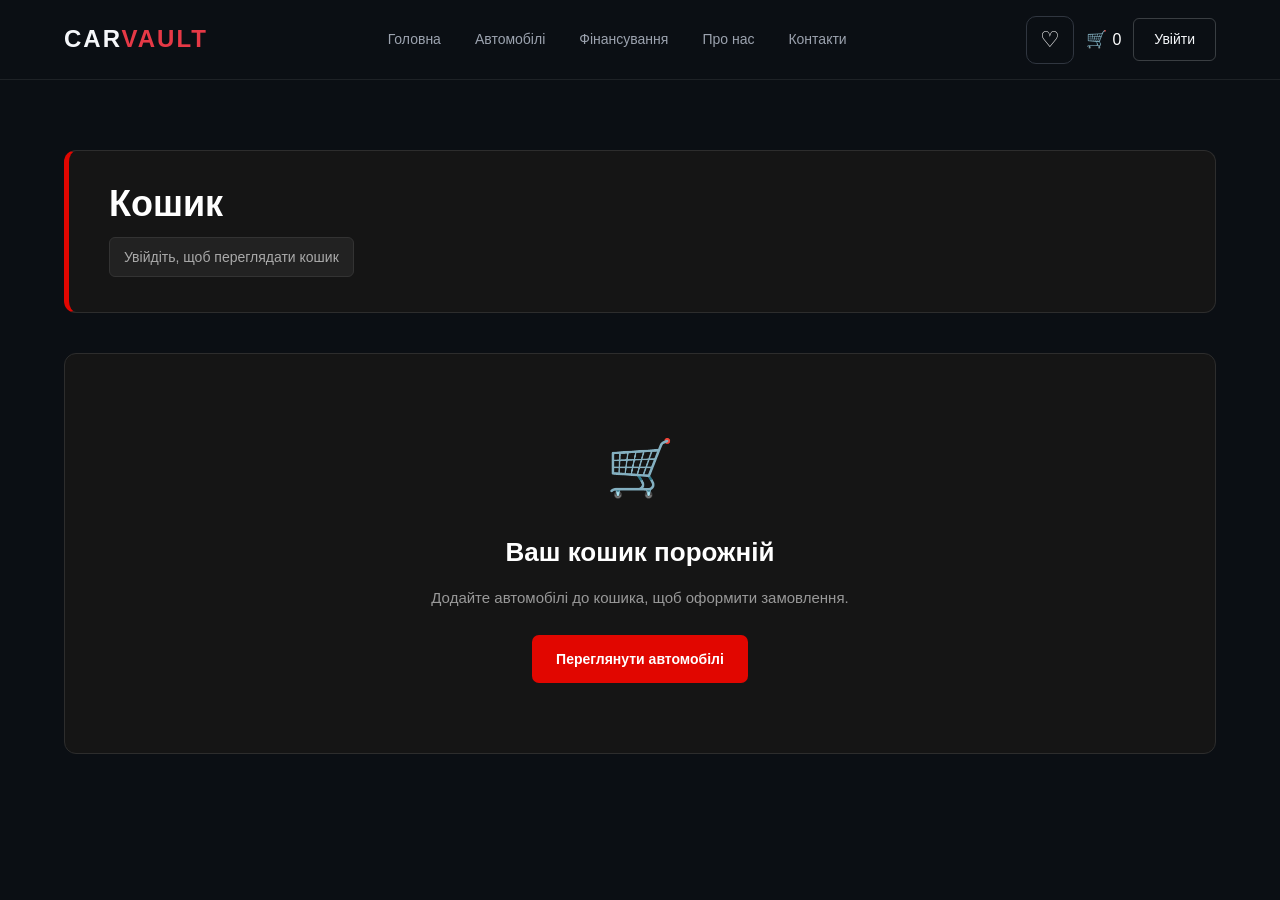
<file: cart.html>
<!DOCTYPE html>
<html lang="uk">

<head>

    <script async src="https://www.googletagmanager.com/gtm.js?id=GTM-MPL43FJC"></script>
    <script>
    window.dataLayer = window.dataLayer || [];
    function gtag(){dataLayer.push(arguments);}
    gtag('js', new Date());
  </script>

    <meta charset="UTF-8">
    <meta name="viewport" content="width=device-width, initial-scale=1.0">

    <title>CarVault | Кошик</title>

    <link rel="stylesheet" href="css/style.css">
    <link rel="stylesheet" href="css/cars.css">

</head>

<body>

<header class="navbar">

    <div class="container nav-content">

        <a href="index.html" class="logo">
            CAR<span>VAULT</span>
        </a>

        <nav class="nav-links">

            <a href="index.html">
                Головна
            </a>

            <a href="cars.html">
                Автомобілі
            </a>

            <a href="finance.html">
                Фінансування
            </a>

            <a href="about.html">
                Про нас
            </a>

            <a href="contact.html">
                Контакти
            </a>

        </nav>

        <div class="nav-actions">

            <a
                href="favourites.html"
                class="favourites"
                aria-label="Обране">
                ♡
            </a>

            <a
                href="cart.html"
                class="cart-link cart-page-link"
                aria-label="Кошик">
                🛒 <span id="cart-count" class="cart-count">0</span>
            </a>

            <a
                href="login.html"
                class="login-btn">
                Увійти
            </a>

        </div>

    </div>

</header>


<main class="cart-page">

    <div class="container">

        <div class="page-header">

            <h1>Кошик</h1>

            <p id="cart-subtitle">
                0 автомобілів
            </p>

        </div>


        <div id="empty-cart" class="empty-cart">

            <div class="empty-cart-icon">
                🛒
            </div>

            <h2>Ваш кошик порожній</h2>

            <p>
                Додайте автомобілі до кошика, щоб оформити замовлення.
            </p>

            <a href="cars.html" class="btn-primary">
                Переглянути автомобілі
            </a>

        </div>


        <div id="cart-content" class="cart-content">

            <div id="cart-items" class="cart-items">
            </div>


            <div class="cart-summary">

                <h2>Підсумок замовлення</h2>

                <div class="cart-summary-row">

                    <span>
                        Автомобілів:
                    </span>

                    <strong id="summary-count">
                        0
                    </strong>

                </div>


                <div class="cart-summary-total">

                    <span>
                        Разом:
                    </span>

                    <strong id="cart-total">
                        £0
                    </strong>

                </div>


                <button
                    id="checkout-button"
                    class="checkout-button"
                    type="button">

                    Оформити замовлення

                </button>


                <button
                    id="clear-cart"
                    class="clear-cart-button"
                    type="button">

                    Очистити кошик

                </button>

            </div>

        </div>

    </div>

</main>


<script src="js/cars.js"></script>
<script src="js/main.js"></script>
<script src="js/cart.js"></script>

</body>
</html>
</file>
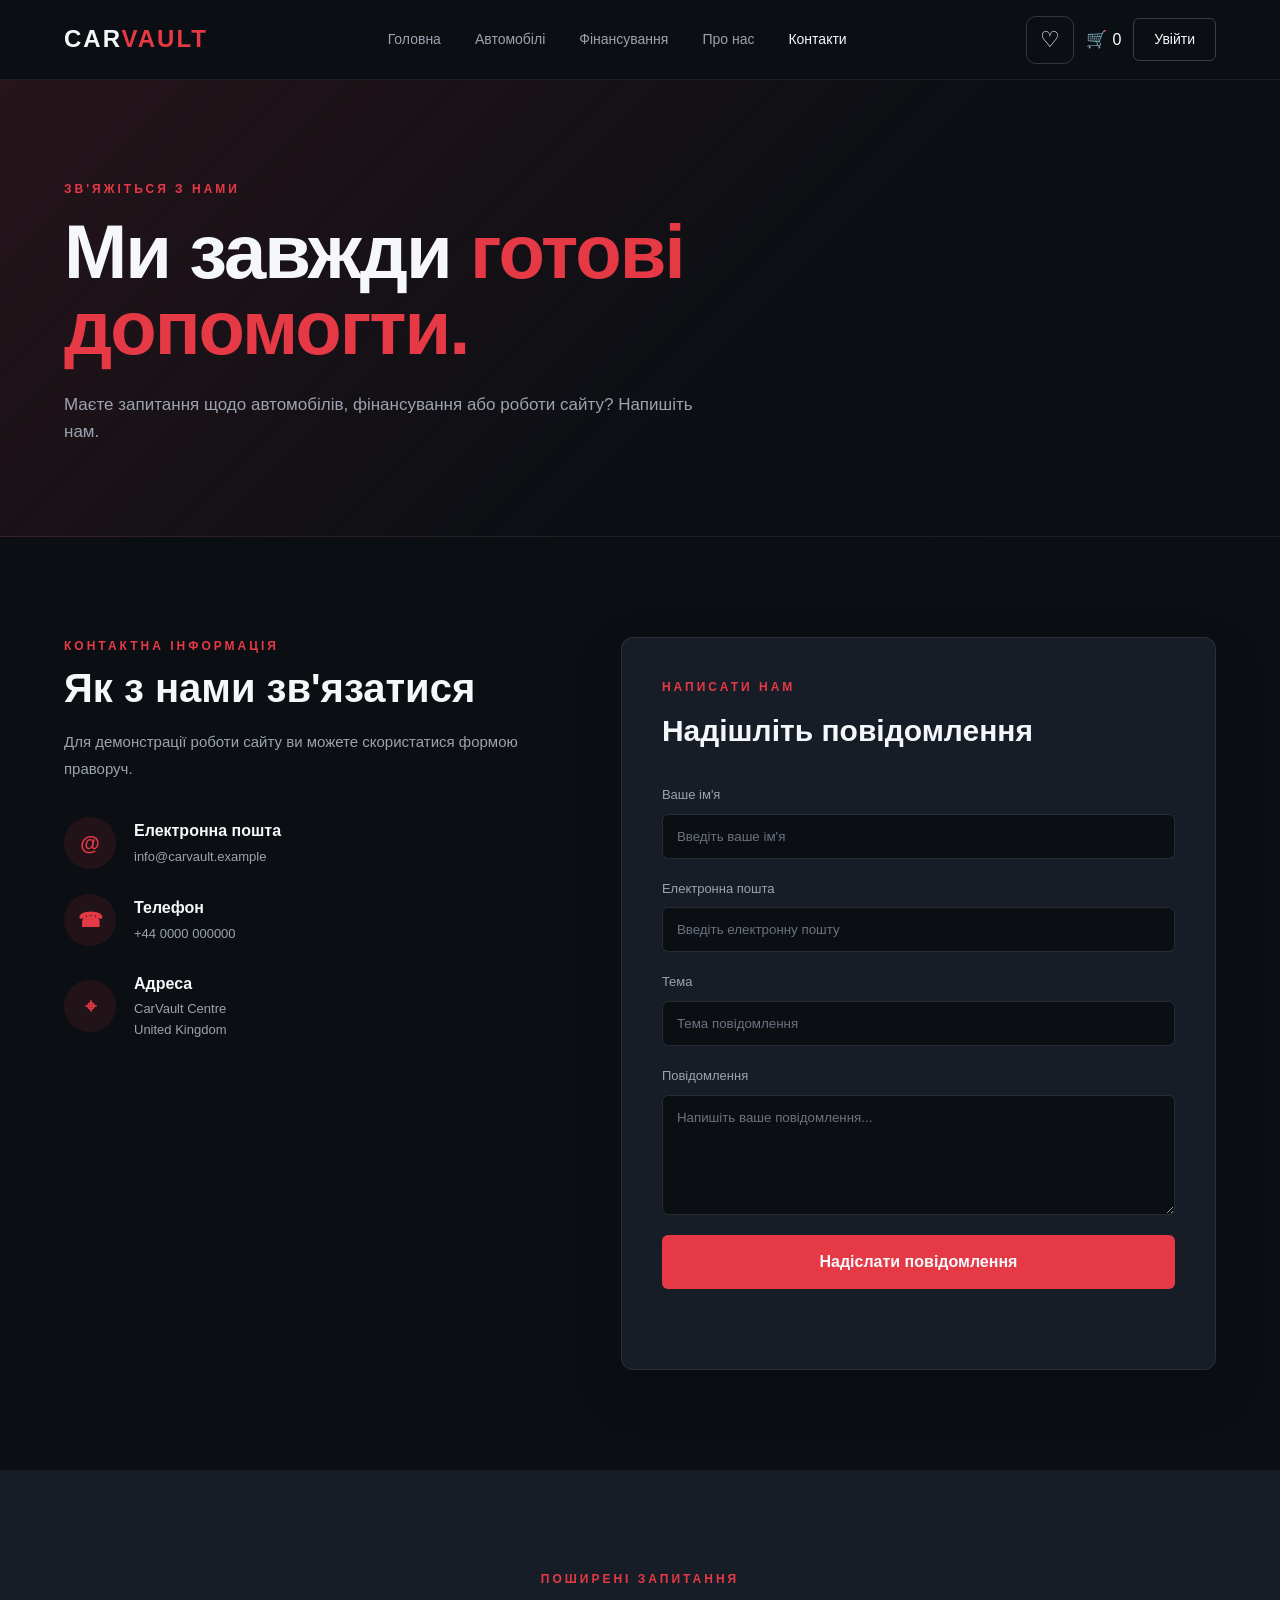
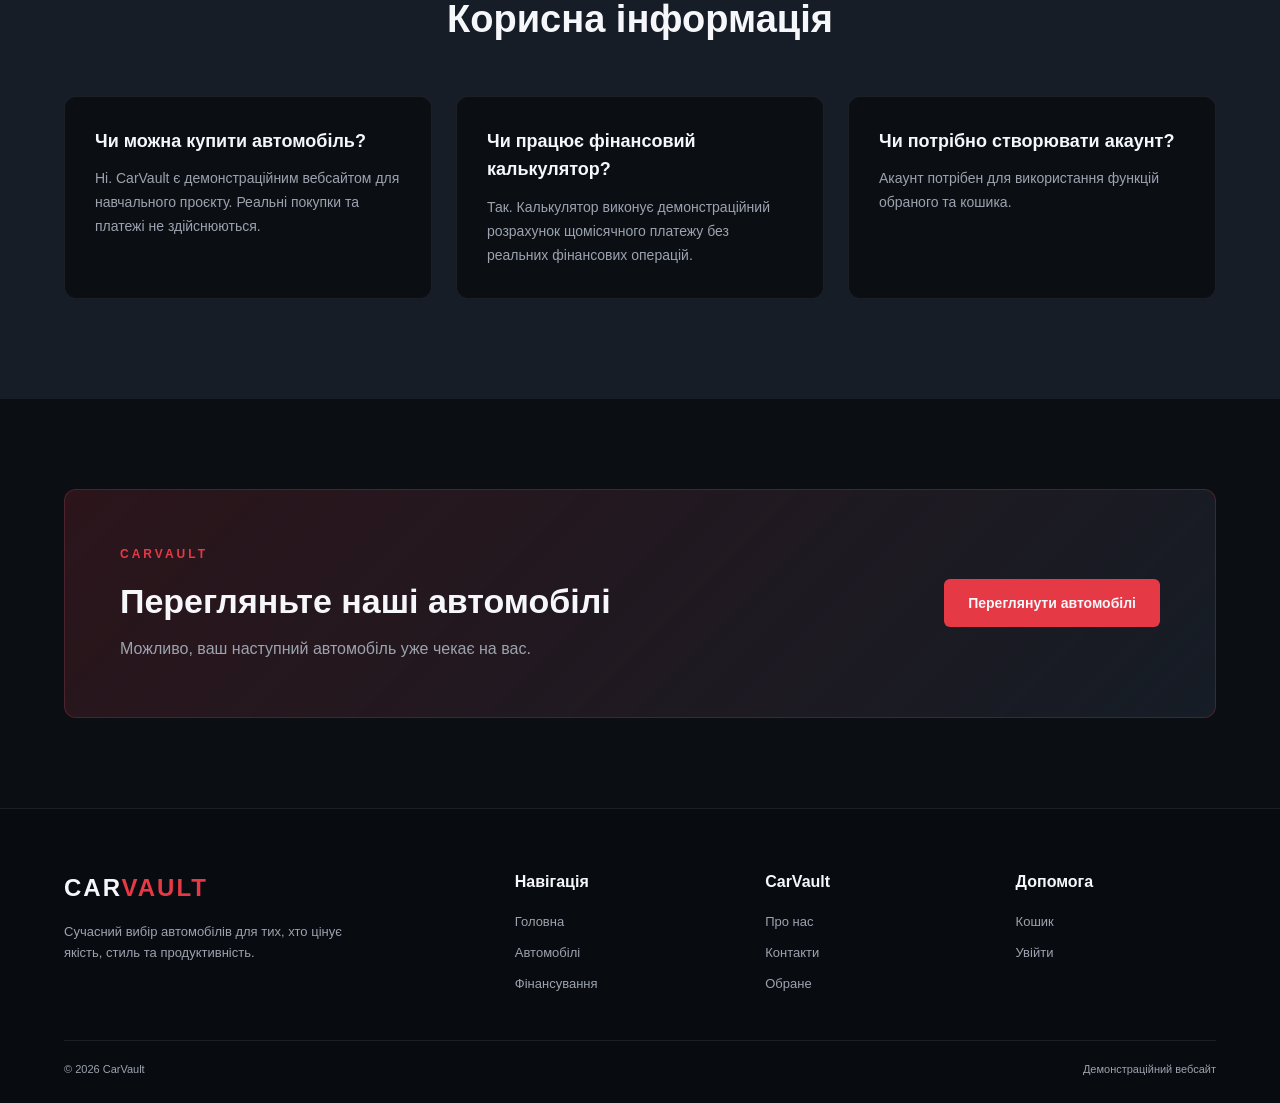
<file: contact.html>
<!DOCTYPE html>
<html lang="uk">

<head>
    
<script async src="https://www.googletagmanager.com/gtm.js?id=GTM-MPL43FJC"></script>
  <script>
  window.dataLayer = window.dataLayer || [];
  function gtag(){dataLayer.push(arguments);}
  gtag('js', new Date());
</script>

    <meta charset="UTF-8">

    <meta
        name="viewport"
        content="width=device-width, initial-scale=1.0">

    <title>CarVault | Контакти</title>

    <link rel="stylesheet" href="css/style.css">
    <link rel="stylesheet" href="css/contact.css">

</head>

<body>

<header class="navbar">

    <div class="container nav-content">

        <a href="index.html" class="logo">
            CAR<span>VAULT</span>
        </a>

        <nav class="nav-links">

            <a href="index.html">
                Головна
            </a>

            <a href="cars.html">
                Автомобілі
            </a>

            <a href="finance.html">
                Фінансування
            </a>

            <a href="about.html">
                Про нас
            </a>

            <a href="contact.html" class="active">
                Контакти
            </a>

        </nav>

        <div class="nav-actions">

            <a
                href="favourites.html"
                class="favourites"
                aria-label="Обране"
            >
                ♡
            </a>

            <a
                href="cart.html"
                class="cart-link"
                aria-label="Кошик"
            >
                🛒
                <span
                    id="cart-count"
                    class="cart-count"
                >
                    0
                </span>
            </a>

            <a
                href="login.html"
                class="login-btn"
            >
                Увійти
            </a>

        </div>

    </div>

</header>


<main>

    <!-- CONTACT HERO -->

    <section class="contact-hero">

        <div class="container">

            <p class="contact-label">
                ЗВ'ЯЖІТЬСЯ З НАМИ
            </p>

            <h1>
                Ми завжди
                <span>готові допомогти.</span>
            </h1>

            <p class="contact-intro">
                Маєте запитання щодо автомобілів,
                фінансування або роботи сайту?
                Напишіть нам.
            </p>

        </div>

    </section>


    <!-- CONTACT CONTENT -->

    <section class="contact-section">

        <div class="container contact-grid">

            <!-- CONTACT INFORMATION -->

            <div class="contact-info">

                <p class="section-label">
                    КОНТАКТНА ІНФОРМАЦІЯ
                </p>

                <h2>
                    Як з нами зв'язатися
                </h2>

                <p class="contact-description">
                    Для демонстрації роботи сайту
                    ви можете скористатися формою
                    праворуч.
                </p>


                <div class="contact-items">

                    <div class="contact-item">

                        <div class="contact-icon">
                            @
                        </div>

                        <div>
                            <h3>
                                Електронна пошта
                            </h3>

                            <p>
                                info@carvault.example
                            </p>
                        </div>

                    </div>


                    <div class="contact-item">

                        <div class="contact-icon">
                            ☎
                        </div>

                        <div>
                            <h3>
                                Телефон
                            </h3>

                            <p>
                                +44 0000 000000
                            </p>
                        </div>

                    </div>


                    <div class="contact-item">

                        <div class="contact-icon">
                            ⌖
                        </div>

                        <div>
                            <h3>
                                Адреса
                            </h3>

                            <p>
                                CarVault Centre
                            </p>

                            <p>
                                United Kingdom
                            </p>
                        </div>

                    </div>

                </div>

            </div>


            <!-- CONTACT FORM -->

            <div class="contact-form-box">

                <p class="section-label">
                    НАПИСАТИ НАМ
                </p>

                <h2>
                    Надішліть повідомлення
                </h2>

                <form id="contact-form">

                    <div class="contact-field">

                        <label for="contact-name">
                            Ваше ім'я
                        </label>

                        <input
                            type="text"
                            id="contact-name"
                            placeholder="Введіть ваше ім'я"
                            required
                        >

                    </div>


                    <div class="contact-field">

                        <label for="contact-email">
                            Електронна пошта
                        </label>

                        <input
                            type="email"
                            id="contact-email"
                            placeholder="Введіть електронну пошту"
                            required
                        >

                    </div>


                    <div class="contact-field">

                        <label for="contact-subject">
                            Тема
                        </label>

                        <input
                            type="text"
                            id="contact-subject"
                            placeholder="Тема повідомлення"
                            required
                        >

                    </div>


                    <div class="contact-field">

                        <label for="contact-message">
                            Повідомлення
                        </label>

                        <textarea
                            id="contact-message"
                            rows="6"
                            placeholder="Напишіть ваше повідомлення..."
                            required
                        ></textarea>

                    </div>


                    <button
                        type="submit"
                        class="contact-submit"
                    >
                        Надіслати повідомлення
                    </button>

                    <p
                        id="contact-success"
                        class="contact-success"
                    ></p>

                </form>

            </div>

        </div>

    </section>


    <!-- FAQ -->

    <section class="contact-faq">

        <div class="container">

            <div class="section-heading centered">

                <div>

                    <p class="section-label">
                        ПОШИРЕНІ ЗАПИТАННЯ
                    </p>

                    <h2>
                        Корисна інформація
                    </h2>

                </div>

            </div>


            <div class="faq-grid">

                <div class="faq-card">

                    <h3>
                        Чи можна купити автомобіль?
                    </h3>

                    <p>
                        Ні. CarVault є демонстраційним
                        вебсайтом для навчального
                        проєкту. Реальні покупки
                        та платежі не здійснюються.
                    </p>

                </div>


                <div class="faq-card">

                    <h3>
                        Чи працює фінансовий калькулятор?
                    </h3>

                    <p>
                        Так. Калькулятор виконує
                        демонстраційний розрахунок
                        щомісячного платежу без
                        реальних фінансових операцій.
                    </p>

                </div>


                <div class="faq-card">

                    <h3>
                        Чи потрібно створювати акаунт?
                    </h3>

                    <p>
                        Акаунт потрібен для використання
                        функцій обраного та кошика.
                    </p>

                </div>

            </div>

        </div>

    </section>


    <!-- CTA -->

    <section class="cta-section">

        <div class="container">

            <div class="cta-box">

                <div>

                    <p class="section-label">
                        CARVAULT
                    </p>

                    <h2>
                        Перегляньте наші автомобілі
                    </h2>

                    <p>
                        Можливо, ваш наступний
                        автомобіль уже чекає на вас.
                    </p>

                </div>

                <a
                    href="cars.html"
                    class="btn btn-primary"
                >
                    Переглянути автомобілі
                </a>

            </div>

        </div>

    </section>

</main>


<!-- FOOTER -->

<footer class="footer">

    <div class="container">

        <div class="footer-content">

            <!-- BRAND -->

            <div class="footer-brand">

                <a
                    href="index.html"
                    class="logo"
                >
                    CAR<span>VAULT</span>
                </a>

                <p>
                    Сучасний вибір автомобілів
                    для тих, хто цінує якість,
                    стиль та продуктивність.
                </p>

            </div>


            <!-- NAVIGATION -->

            <div class="footer-column">

                <h4>
                    Навігація
                </h4>

                <a href="index.html">
                    Головна
                </a>

                <a href="cars.html">
                    Автомобілі
                </a>

                <a href="finance.html">
                    Фінансування
                </a>

            </div>


            <!-- CARVAULT -->

            <div class="footer-column">

                <h4>
                    CarVault
                </h4>

                <a href="about.html">
                    Про нас
                </a>

                <a href="contact.html">
                    Контакти
                </a>

                <a href="favourites.html">
                    Обране
                </a>

            </div>


            <!-- HELP -->

            <div class="footer-column">

                <h4>
                    Допомога
                </h4>

                <a href="cart.html">
                    Кошик
                </a>

                <a
                    href="login.html"
                    class="footer-login-link"
                >
                    Увійти
                </a>

            </div>

        </div>


        <div class="footer-bottom">

            <span>
                © 2026 CarVault
            </span>

            <span>
                Демонстраційний вебсайт
            </span>

        </div>

    </div>

</footer>


<script src="js/main.js"></script>
<script src="js/contact.js"></script>

</body>

</html>
</file>
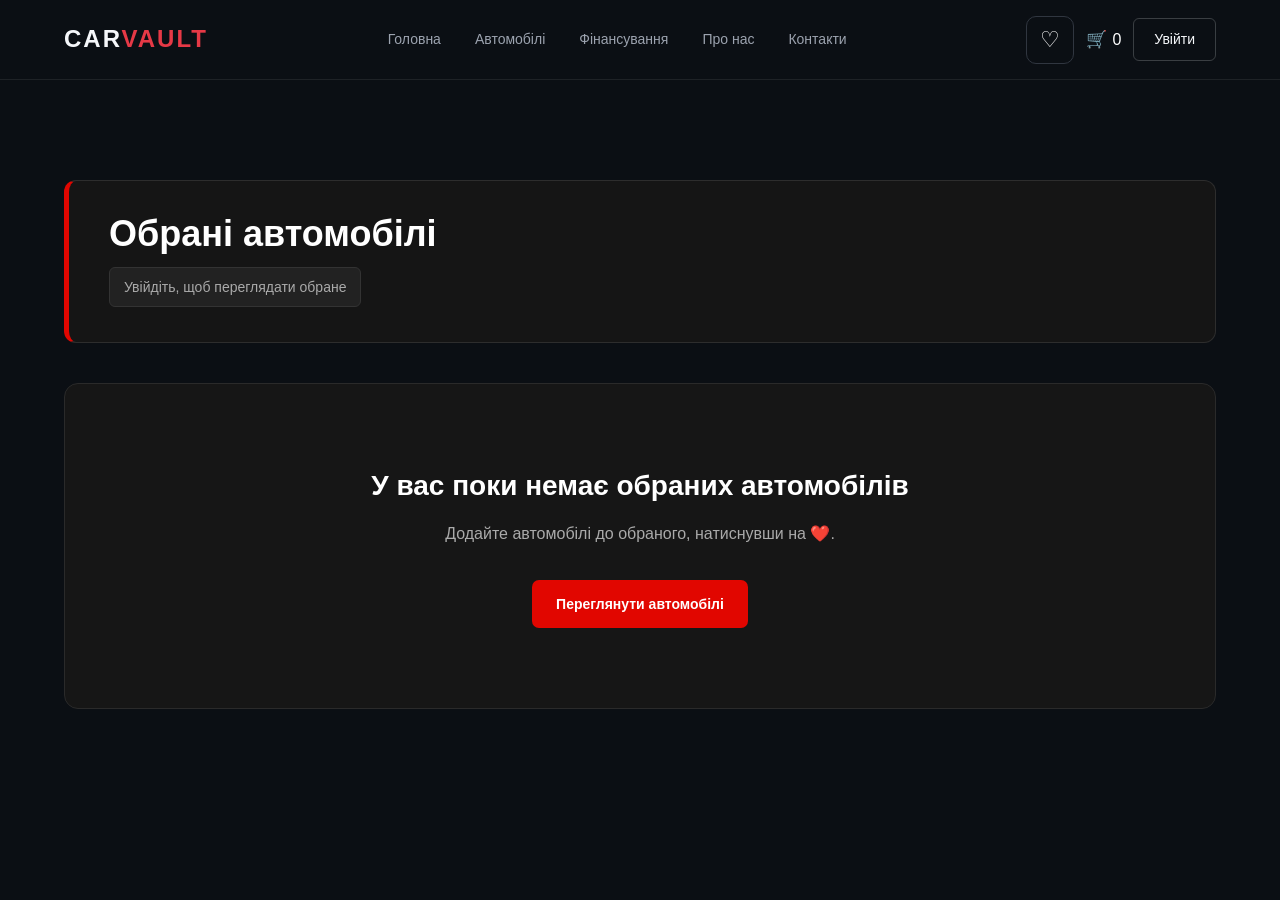
<file: favourites.html>
<!DOCTYPE html>
<html lang="uk">
<head>

    <script async src="https://www.googletagmanager.com/gtm.js?id=GTM-MPL43FJC"></script>
    <script>
    window.dataLayer = window.dataLayer || [];
    function gtag(){dataLayer.push(arguments);}
    gtag('js', new Date());
  </script>

    <meta charset="UTF-8">
    <meta name="viewport" content="width=device-width, initial-scale=1.0">

    <title>CarVault | Обране</title>

    <link rel="stylesheet" href="css/style.css">
    <link rel="stylesheet" href="css/cars.css">
</head>

<body>

    <header class="navbar">

        <div class="container nav-content">

            <a href="index.html" class="logo">
                CAR<span>VAULT</span>
            </a>

            <nav class="nav-links">

                <a href="index.html">
                    Головна
                </a>

                <a href="cars.html">
                    Автомобілі
                </a>

                <a href="finance.html">
                    Фінансування
                </a>

                <a href="about.html">
                    Про нас
                </a>

                <a href="contact.html">
                    Контакти
                </a>

            </nav>

            <div class="nav-actions">

                <a
                    href="favourites.html"
                    class="favourites"
                    aria-label="Обране">

                    ♡

                </a>

                <a
                    href="cart.html"
                    class="cart-link"
                    aria-label="Кошик">

                    🛒 <span class="cart-count">0</span>

                </a>

                <a
                    href="login.html"
                    class="login-btn">

                    Увійти

                </a>

            </div>

        </div>

    </header>


    <main>

        <section class="cars-page favourites-page">

            <div class="container">

                <div class="page-header">
                    <h1>Обрані автомобілі</h1>
                    <p id="favourites-count">0 автомобілів</p>
                </div>

                <div id="empty-favourites" class="empty-favourites">
                    <h2>У вас поки немає обраних автомобілів</h2>
                    <p>Додайте автомобілі до обраного, натиснувши на ❤️.</p>

                    <a href="cars.html" class="btn-primary">
                        Переглянути автомобілі
                    </a>
                </div>

                <div id="favourites-grid" class="cars-grid">
                </div>

            </div>

        </section>

    </main>


    <script src="js/cars.js"></script>
    <script src="js/main.js"></script>
    <script src="js/favourites.js"></script>

</body>
</html>
</file>
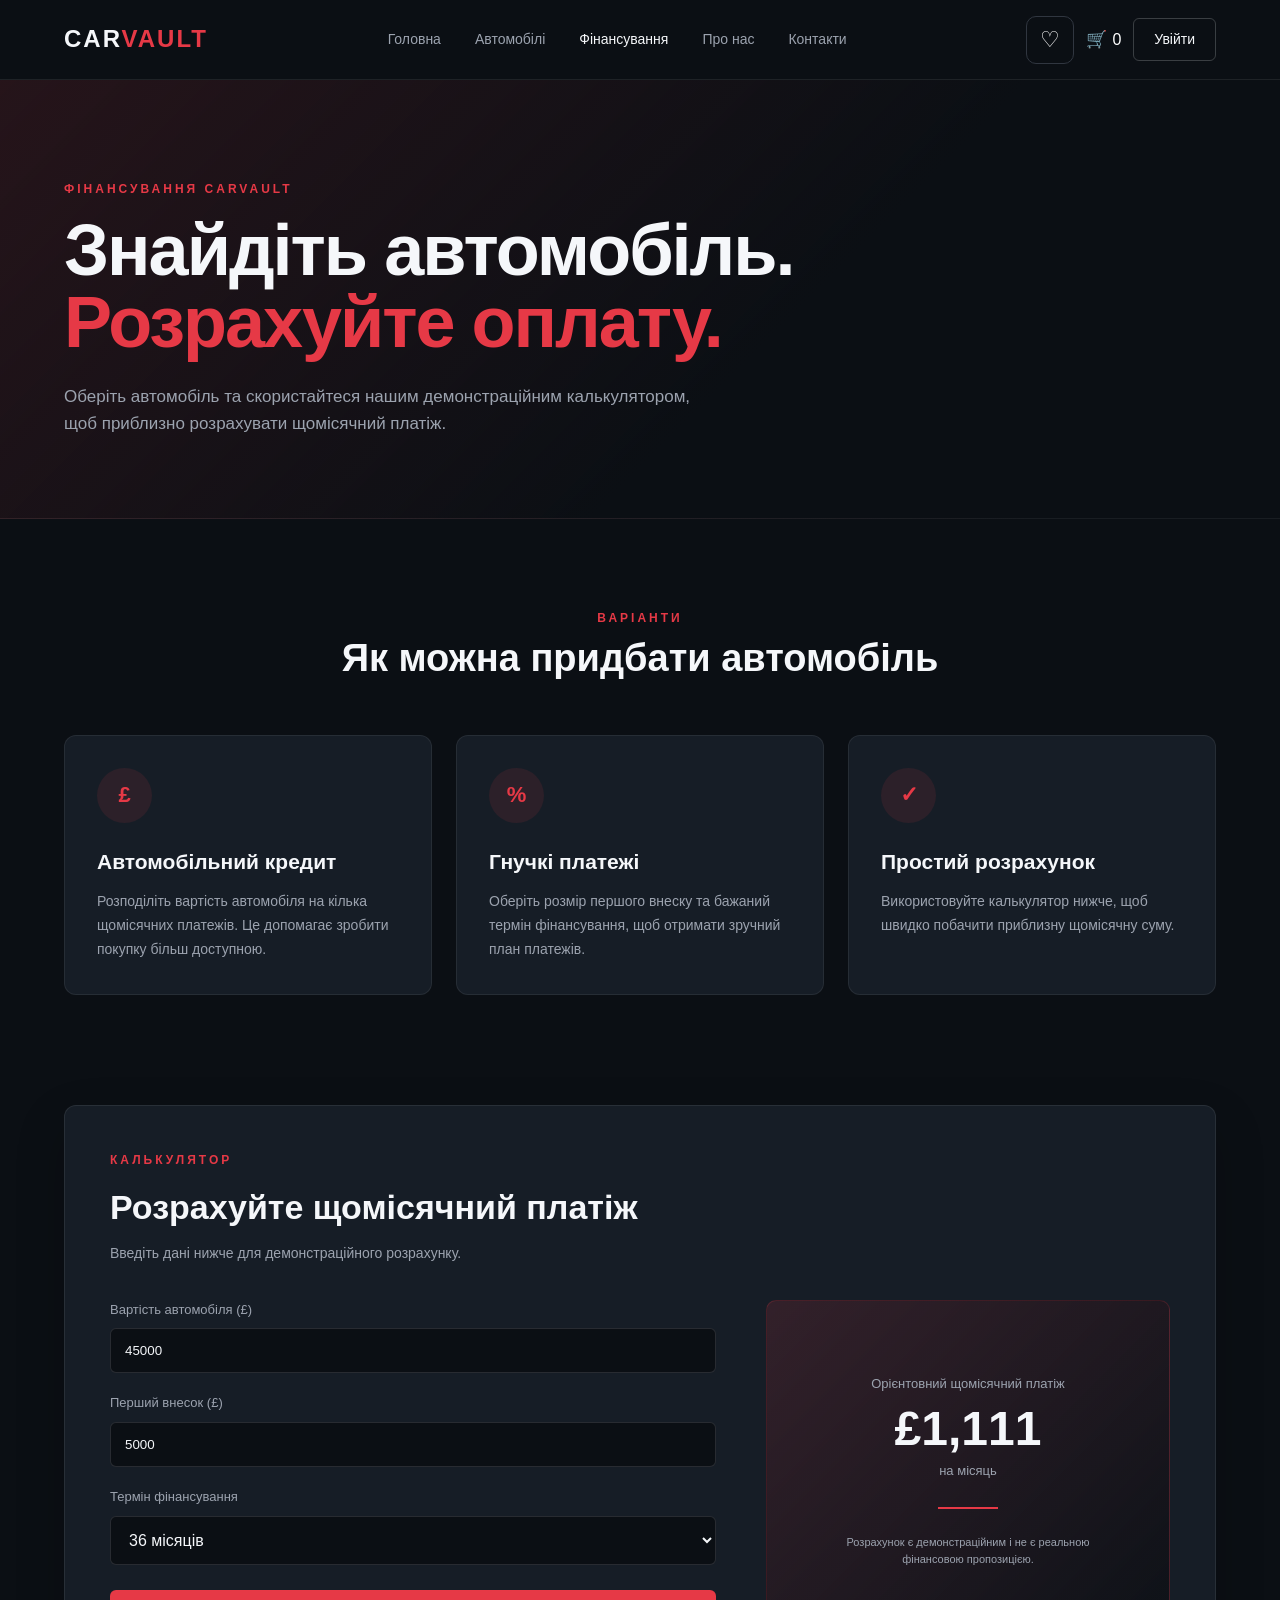
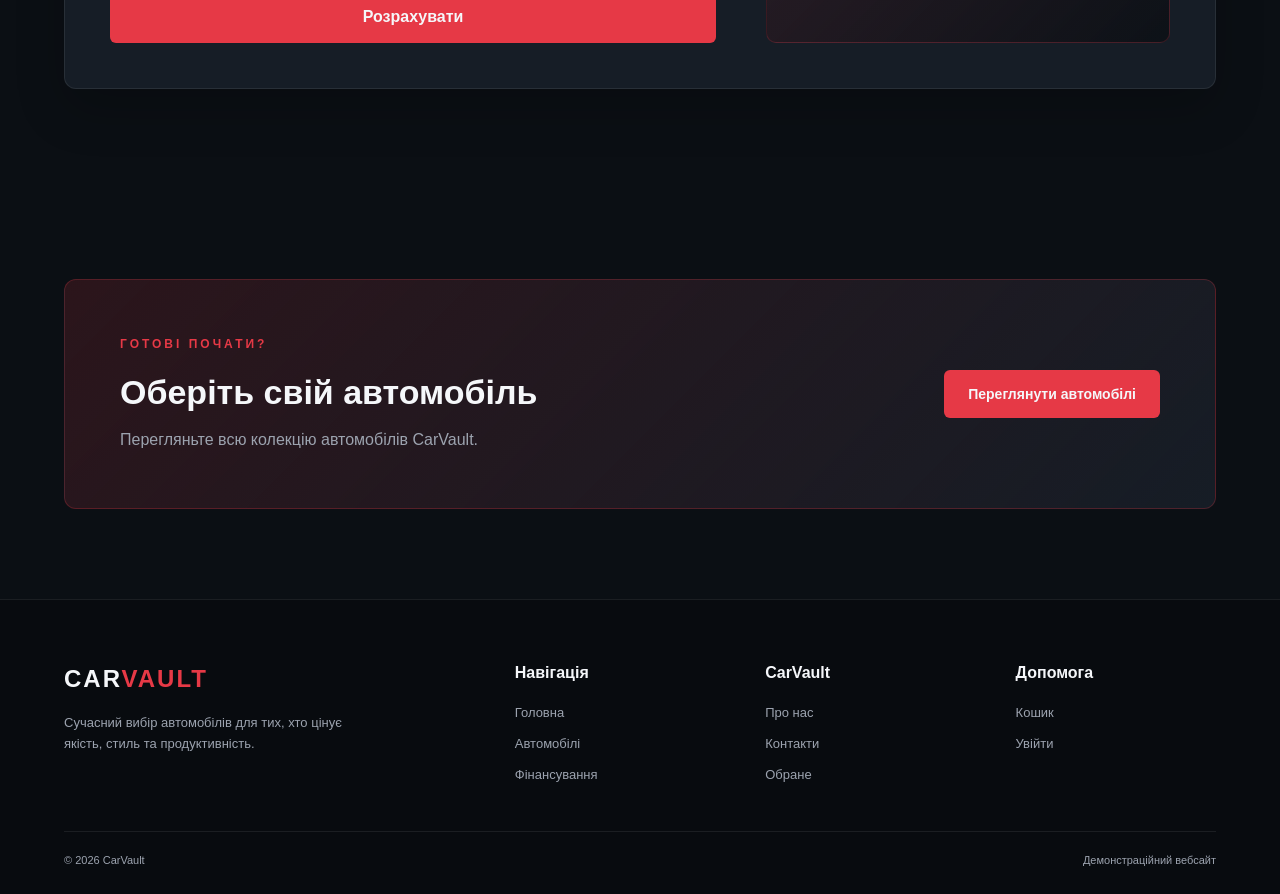
<file: finance.html>
<!DOCTYPE html>
<html lang="uk">

<head>

    <script async src="https://www.googletagmanager.com/gtm.js?id=GTM-MPL43FJC"></script>
    <script>
    window.dataLayer = window.dataLayer || [];
    function gtag(){dataLayer.push(arguments);}
    gtag('js', new Date());
  </script>

    <meta charset="UTF-8">

    <meta
        name="viewport"
        content="width=device-width, initial-scale=1.0">

    <title>CarVault | Фінансування</title>

    <link rel="stylesheet" href="css/style.css">
    <link rel="stylesheet" href="css/finance.css">

</head>


<body>


<header class="navbar">

    <div class="container nav-content">

        <a href="index.html" class="logo">
            CAR<span>VAULT</span>
        </a>


        <nav class="nav-links">

            <a href="index.html">
                Головна
            </a>

            <a href="cars.html">
                Автомобілі
            </a>

            <a href="finance.html" class="active">
                Фінансування
            </a>

            <a href="about.html">
                Про нас
            </a>

            <a href="contact.html">
                Контакти
            </a>

        </nav>


        <div class="nav-actions">

            <a
                href="favourites.html"
                class="favourites"
                aria-label="Обране">
                ♡
            </a>


            <a
                href="cart.html"
                class="cart-link"
                aria-label="Кошик">

                🛒

                <span
                    id="cart-count"
                    class="cart-count">
                    0
                </span>

            </a>


            <a
                href="login.html"
                class="login-btn">
                Увійти
            </a>

        </div>

    </div>

</header>



<main>


    <!-- =====================================
         FINANCE HERO
    ====================================== -->

    <section class="finance-hero">

        <div class="container">

            <p class="finance-label">
                ФІНАНСУВАННЯ CARVAULT
            </p>

            <h1>
                Знайдіть автомобіль.
                <span>Розрахуйте оплату.</span>
            </h1>

            <p class="finance-intro">
                Оберіть автомобіль та скористайтеся
                нашим демонстраційним калькулятором,
                щоб приблизно розрахувати щомісячний платіж.
            </p>

        </div>

    </section>



    <!-- =====================================
         FINANCE OPTIONS
    ====================================== -->

    <section class="finance-options">

        <div class="container">

            <div class="section-heading centered">

                <div>

                    <p class="section-label">
                        ВАРІАНТИ
                    </p>

                    <h2>
                        Як можна придбати автомобіль
                    </h2>

                </div>

            </div>


            <div class="finance-grid">


                <div class="finance-card">

                    <div class="finance-icon">
                        £
                    </div>

                    <h3>
                        Автомобільний кредит
                    </h3>

                    <p>
                        Розподіліть вартість автомобіля
                        на кілька щомісячних платежів.
                        Це допомагає зробити покупку
                        більш доступною.
                    </p>

                </div>


                <div class="finance-card">

                    <div class="finance-icon">
                        %
                    </div>

                    <h3>
                        Гнучкі платежі
                    </h3>

                    <p>
                        Оберіть розмір першого внеску
                        та бажаний термін фінансування,
                        щоб отримати зручний план платежів.
                    </p>

                </div>


                <div class="finance-card">

                    <div class="finance-icon">
                        ✓
                    </div>

                    <h3>
                        Простий розрахунок
                    </h3>

                    <p>
                        Використовуйте калькулятор нижче,
                        щоб швидко побачити приблизну
                        щомісячну суму.
                    </p>

                </div>


            </div>

        </div>

    </section>



    <!-- =====================================
         CALCULATOR
    ====================================== -->

    <section class="calculator-section">

        <div class="container">

            <div class="calculator-box">


                <div class="calculator-heading">

                    <p class="section-label">
                        КАЛЬКУЛЯТОР
                    </p>

                    <h2>
                        Розрахуйте щомісячний платіж
                    </h2>

                    <p>
                        Введіть дані нижче для демонстраційного
                        розрахунку.
                    </p>

                </div>


                <div class="calculator-content">


                    <div class="calculator-form">


                        <div class="calculator-field">

                            <label for="car-price">
                                Вартість автомобіля (£)
                            </label>

                            <input
                                type="number"
                                id="car-price"
                                value="45000"
                                min="1000">

                        </div>


                        <div class="calculator-field">

                            <label for="deposit">
                                Перший внесок (£)
                            </label>

                            <input
                                type="number"
                                id="deposit"
                                value="5000"
                                min="0">

                        </div>


                        <div class="calculator-field">

                            <label for="term">
                                Термін фінансування
                            </label>

                            <select id="term">

                                <option value="12">
                                    12 місяців
                                </option>

                                <option value="24">
                                    24 місяці
                                </option>

                                <option
                                    value="36"
                                    selected>
                                    36 місяців
                                </option>

                                <option value="48">
                                    48 місяців
                                </option>

                                <option value="60">
                                    60 місяців
                                </option>

                            </select>

                        </div>


                        <button
                            type="button"
                            id="calculate-button"
                            class="calculate-button">

                            Розрахувати

                        </button>


                    </div>



                    <div class="calculator-result">

                        <p>
                            Орієнтовний щомісячний платіж
                        </p>

                        <strong id="monthly-payment">
                            £0
                        </strong>

                        <span>
                            на місяць
                        </span>

                        <div class="result-line"></div>

                        <p class="result-note">
                            Розрахунок є демонстраційним
                            і не є реальною фінансовою пропозицією.
                        </p>

                    </div>


                </div>

            </div>

        </div>

    </section>



    <!-- =====================================
         CTA
    ====================================== -->

    <section class="cta-section">

        <div class="container">

            <div class="cta-box">

                <div>

                    <p class="section-label">
                        ГОТОВІ ПОЧАТИ?
                    </p>

                    <h2>
                        Оберіть свій автомобіль
                    </h2>

                    <p>
                        Перегляньте всю колекцію
                        автомобілів CarVault.
                    </p>

                </div>


                <a
                    href="cars.html"
                    class="btn btn-primary">

                    Переглянути автомобілі

                </a>

            </div>

        </div>

    </section>


</main>



<!-- =====================================
     FOOTER
====================================== -->

<footer class="footer">

    <div class="container">

        <div class="footer-content">

            <!-- BRAND -->

            <div class="footer-brand">

                <a
                    href="index.html"
                    class="logo"
                >
                    CAR<span>VAULT</span>
                </a>

                <p>
                    Сучасний вибір автомобілів
                    для тих, хто цінує якість,
                    стиль та продуктивність.
                </p>

            </div>


            <!-- NAVIGATION -->

            <div class="footer-column">

                <h4>
                    Навігація
                </h4>

                <a href="index.html">
                    Головна
                </a>

                <a href="cars.html">
                    Автомобілі
                </a>

                <a href="finance.html">
                    Фінансування
                </a>

            </div>


            <!-- CARVAULT -->

            <div class="footer-column">

                <h4>
                    CarVault
                </h4>

                <a href="about.html">
                    Про нас
                </a>

                <a href="contact.html">
                    Контакти
                </a>

                <a href="favourites.html">
                    Обране
                </a>

            </div>


            <!-- HELP -->

            <div class="footer-column">

                <h4>
                    Допомога
                </h4>

                <a href="cart.html">
                    Кошик
                </a>

                <a
                    href="login.html"
                    class="footer-login-link"
                >
                    Увійти
                </a>

            </div>

        </div>


        <div class="footer-bottom">

            <span>
                © 2026 CarVault
            </span>

            <span>
                Демонстраційний вебсайт
            </span>

        </div>

    </div>

</footer>



<script src="js/main.js"></script>
<script src="js/finance.js"></script>

</body>

</html>
</file>
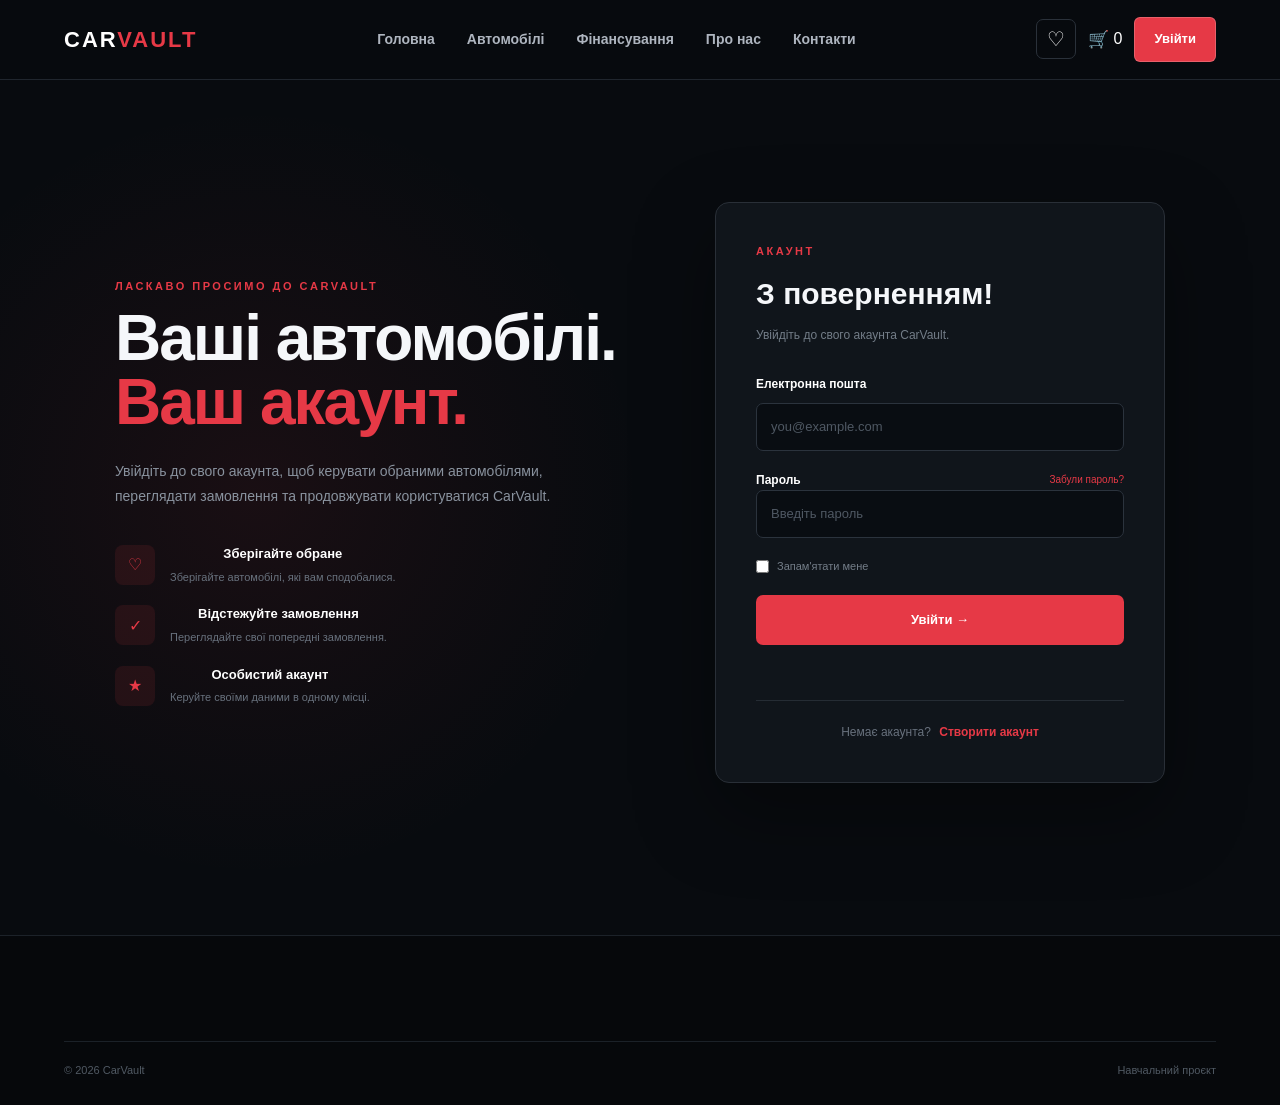
<file: login.html>
<!DOCTYPE html>
<html lang="uk">

<head>

    <script async src="https://www.googletagmanager.com/gtm.js?id=GTM-MPL43FJC"></script>
    <script>
    window.dataLayer = window.dataLayer || [];
    function gtag(){dataLayer.push(arguments);}
    gtag('js', new Date());
  </script>

    <meta charset="UTF-8">

    <meta name="viewport" content="width=device-width, initial-scale=1.0">

    <title>CarVault | Вхід</title>

    <link rel="stylesheet" href="css/style.css">
    <link rel="stylesheet" href="css/car-detail.css">
    <link rel="stylesheet" href="css/login.css">

</head>


<body>


    <!-- ================= НАВІГАЦІЯ ================= -->

    <header class="navbar">

        <div class="container nav-content">

            <a href="index.html" class="logo">
                CAR<span>VAULT</span>
            </a>


            <nav class="nav-links">

                <a href="index.html">
                    Головна
                </a>

                <a href="cars.html">
                    Автомобілі
                </a>

                <a href="finance.html">
                    Фінансування
                </a>

                <a href="about.html">
                    Про нас
                </a>

                <a href="contact.html">
                    Контакти
                </a>

            </nav>


            <div class="nav-actions">

                <a
                    href="favourites.html"
                    class="favourites"
                    aria-label="Обране">

                    ♡

                </a>

                <a
                    href="cart.html"
                    class="cart-link"
                    aria-label="Кошик">

                    🛒 <span class="cart-count">0</span>

                </a>

                <a
                    href="login.html"
                    class="login-btn">

                    Увійти

                </a>

            </div>

        </div>

    </header>



    <!-- ================= ВХІД ================= -->

    <main class="login-page">

        <div class="login-container">


            <!-- ЛІВА ЧАСТИНА -->

            <div class="login-intro">

                <p class="section-label">
                    ЛАСКАВО ПРОСИМО ДО CARVAULT
                </p>

                <h1>
                    Ваші автомобілі.<br>
                    <span>Ваш акаунт.</span>
                </h1>

                <p>
                    Увійдіть до свого акаунта, щоб керувати
                    обраними автомобілями, переглядати замовлення
                    та продовжувати користуватися CarVault.
                </p>


                <div class="login-benefits">


                    <!-- ОБРАНЕ -->

                    <div class="benefit">

                        <span>
                            ♡
                        </span>

                        <div>

                            <strong>
                                Зберігайте обране
                            </strong>

                            <p>
                                Зберігайте автомобілі, які вам сподобалися.
                            </p>

                        </div>

                    </div>



                    <!-- ЗАМОВЛЕННЯ -->

                    <div class="benefit">

                        <span>
                            ✓
                        </span>

                        <div>

                            <strong>
                                Відстежуйте замовлення
                            </strong>

                            <p>
                                Переглядайте свої попередні замовлення.
                            </p>

                        </div>

                    </div>



                    <!-- АКАУНТ -->

                    <div class="benefit">

                        <span>
                            ★
                        </span>

                        <div>

                            <strong>
                                Особистий акаунт
                            </strong>

                            <p>
                                Керуйте своїми даними в одному місці.
                            </p>

                        </div>

                    </div>


                </div>

            </div>



            <!-- ================= КАРТКА ВХОДУ ================= -->

            <div class="login-card">


                <div class="login-header">

                    <p class="section-label">
                        АКАУНТ
                    </p>

                    <h2>
                        З поверненням!
                    </h2>

                    <p>
                        Увійдіть до свого акаунта CarVault.
                    </p>

                </div>



                <form id="login-form">


                    <!-- EMAIL -->

                    <div class="form-group">

                        <label for="email">
                            Електронна пошта
                        </label>

                        <input
                            type="email"
                            id="email"
                            name="email"
                            placeholder="you@example.com"
                            required
                        >

                    </div>



                    <!-- ПАРОЛЬ -->

                    <div class="form-group">

                        <div class="password-label">

                            <label for="password">
                                Пароль
                            </label>

                            <a href="#">
                                Забули пароль?
                            </a>

                        </div>


                        <input
                            type="password"
                            id="password"
                            name="password"
                            placeholder="Введіть пароль"
                            required
                        >

                    </div>



                    <!-- ЗАПАМ'ЯТАТИ -->

                    <label class="remember">

                        <input
                            type="checkbox"
                            id="remember"
                        >

                        <span>
                            Запам'ятати мене
                        </span>

                    </label>



                    <!-- КНОПКА -->

                    <button
                        type="submit"
                        class="login-submit">

                        Увійти →

                    </button>



                    <!-- ПОВІДОМЛЕННЯ -->

                    <p
                        id="login-message"
                        class="login-message">
                    </p>


                </form>



                <!-- РЕЄСТРАЦІЯ -->

                <div class="register-link">

                    <span>
                        Немає акаунта?
                    </span>

                    <a href="register.html">
                        Створити акаунт
                    </a>

                </div>


            </div>

        </div>

    </main>



    <!-- ================= FOOTER ================= -->

    <footer class="footer">

        <div class="container">

            <div class="footer-bottom">

                <p>
                    © 2026 CarVault
                </p>

                <p>
                    Навчальний проєкт
                </p>

            </div>

        </div>

    </footer>


    <script src="js/main.js"></script>
    <script src="js/login.js"></script>
</body>

</html>
</file>
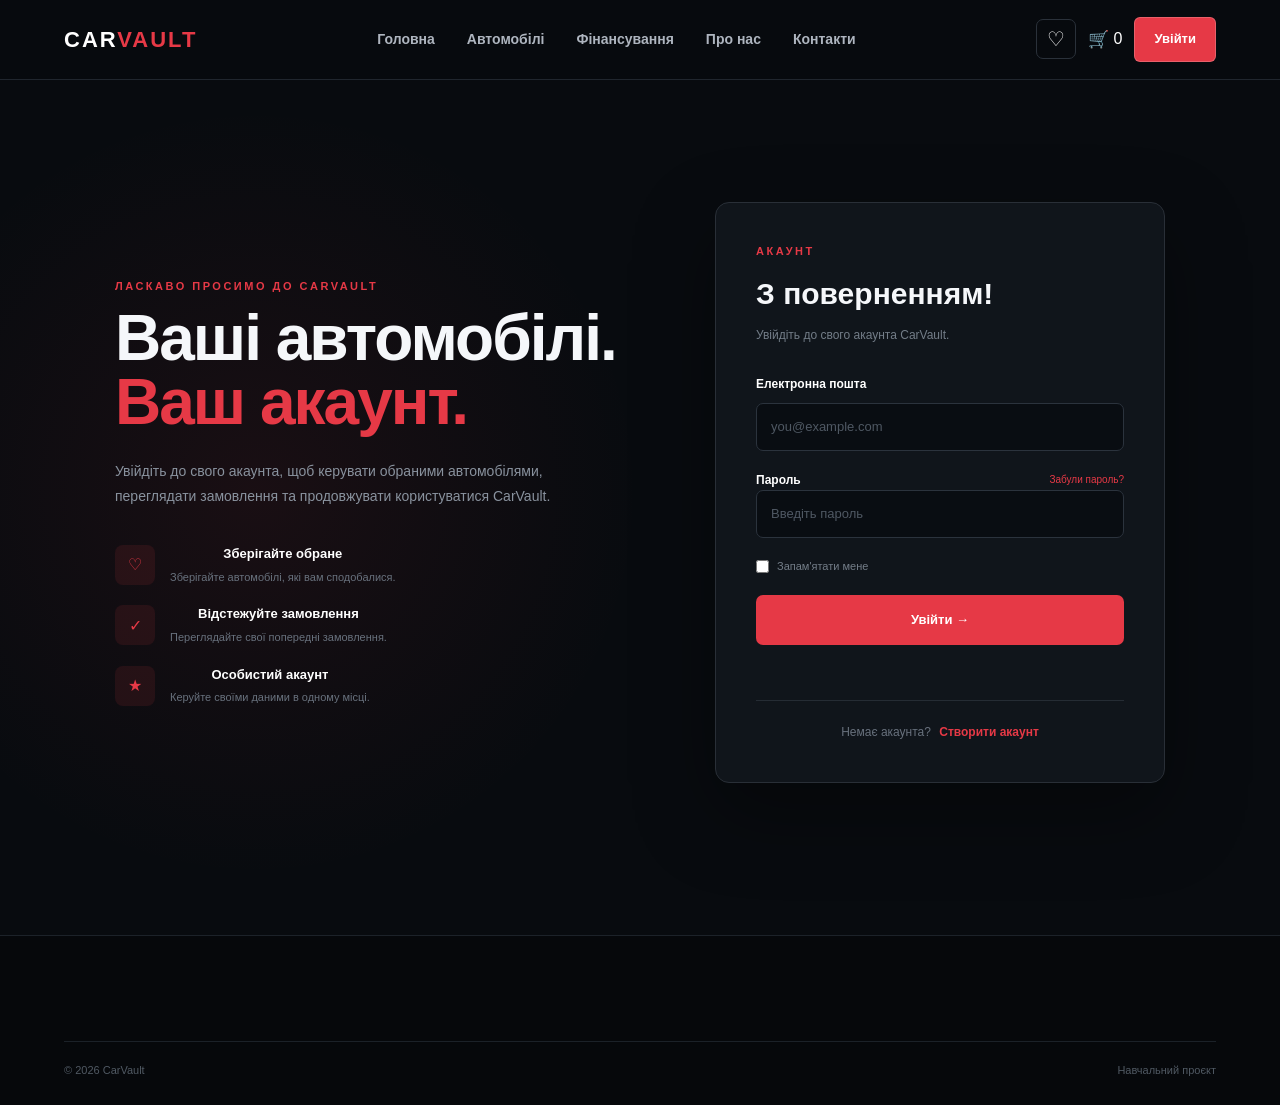
<file: purchase-success.html>
<!DOCTYPE html>
<html lang="uk">

<head>

    <script async src="https://www.googletagmanager.com/gtm.js?id=GTM-MPL43FJC"></script>
    <script>
    window.dataLayer = window.dataLayer || [];
    function gtag(){dataLayer.push(arguments);}
    gtag('js', new Date());
  </script>

    <meta charset="UTF-8">

    <meta
        name="viewport"
        content="width=device-width, initial-scale=1.0">

    <title>CarVault | Замовлення оформлено</title>

    <link rel="stylesheet" href="css/style.css">
    <link rel="stylesheet" href="css/purchase-success.css">

</head>


<body>


<header class="navbar">

    <div class="container nav-content">

        <a href="index.html" class="logo">
            CAR<span>VAULT</span>
        </a>


        <nav class="nav-links">

            <a href="index.html">
                Головна
            </a>

            <a href="cars.html">
                Автомобілі
            </a>

            <a href="finance.html">
                Фінансування
            </a>

            <a href="about.html">
                Про нас
            </a>

            <a href="contact.html">
                Контакти
            </a>

        </nav>


        <div class="nav-actions">

            <a
                href="favourites.html"
                class="favourites"
                aria-label="Обране">
                ♡
            </a>


            <a
                href="cart.html"
                class="cart-link"
                aria-label="Кошик">

                🛒

                <span
                    id="cart-count"
                    class="cart-count">
                    0
                </span>

            </a>


            <a
                href="login.html"
                class="login-btn">
                Увійти
            </a>

        </div>

    </div>

</header>



<main class="success-page">

    <div class="container">

        <section class="success-box">


            <div class="success-icon">
                ✓
            </div>


            <h1>
                Замовлення успішно оформлено!
            </h1>


            <p class="success-message">
                Дякуємо за ваше замовлення.
                Це демонстраційна покупка — реальна оплата
                не здійснювалася.
            </p>


            <div class="order-number-box">

                <span>
                    Номер замовлення
                </span>

                <strong id="order-number">
                    CV-000000
                </strong>

            </div>


            <div class="success-details">

                <h2>
                    Деталі замовлення
                </h2>

                <div id="success-cars">
                    <!-- Автомобілі з'являться тут -->
                </div>

            </div>


            <div class="success-buttons">

                <a
                    href="cars.html"
                    class="success-primary-button">

                    Переглянути автомобілі

                </a>


                <a
                    href="index.html"
                    class="success-secondary-button">

                    На головну

                </a>

            </div>


        </section>

    </div>

</main>


<script src="js/main.js"></script>
<script src="js/purchase-success.js"></script>

</body>

</html>
</file>
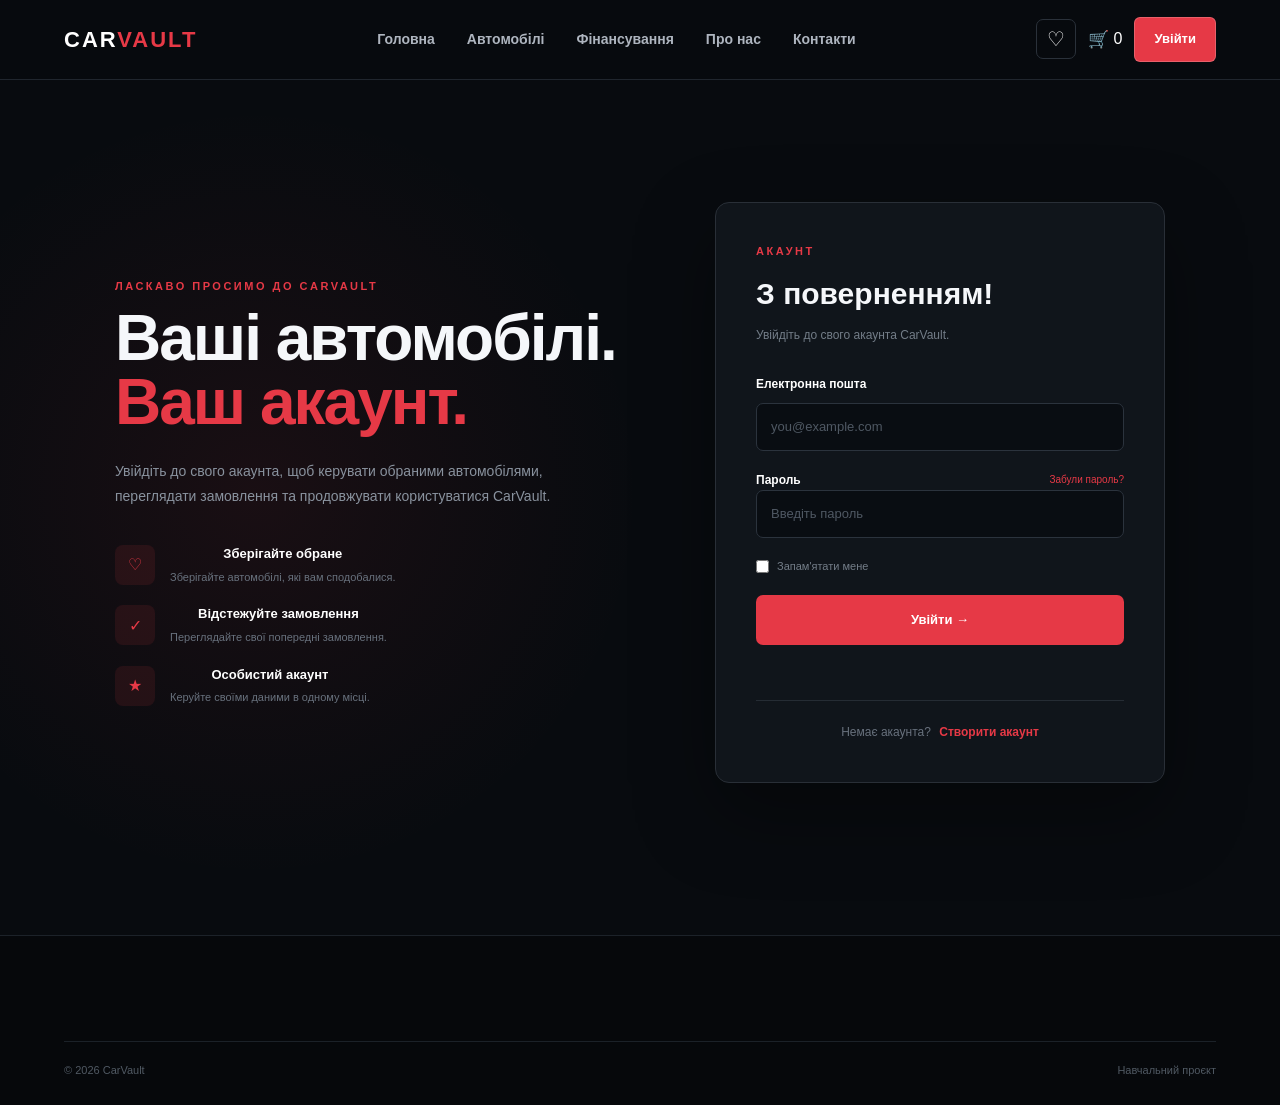
<file: purchase.html>
<!DOCTYPE html>
<html lang="uk">

<head>

    <script async src="https://www.googletagmanager.com/gtm.js?id=GTM-MPL43FJC"></script>
    <script>
    window.dataLayer = window.dataLayer || [];
    function gtag(){dataLayer.push(arguments);}
    gtag('js', new Date());
  </script>

    <meta charset="UTF-8">

    <meta
        name="viewport"
        content="width=device-width, initial-scale=1.0">

    <title>CarVault | Оформлення замовлення</title>

    <link rel="stylesheet" href="css/style.css">
    <link rel="stylesheet" href="css/cars.css">
    <link rel="stylesheet" href="css/purchase.css">

</head>


<body>


<header class="navbar">

    <div class="container nav-content">

        <a href="index.html" class="logo">
            CAR<span>VAULT</span>
        </a>


        <nav class="nav-links">

            <a href="index.html">
                Головна
            </a>

            <a href="cars.html">
                Автомобілі
            </a>

            <a href="finance.html">
                Фінансування
            </a>

            <a href="about.html">
                Про нас
            </a>

            <a href="contact.html">
                Контакти
            </a>

        </nav>


        <div class="nav-actions">

            <a
                href="favourites.html"
                class="favourites"
                aria-label="Обране">
                ♡
            </a>


            <a
                href="cart.html"
                class="cart-link"
                aria-label="Кошик">

                🛒

                <span
                    id="cart-count"
                    class="cart-count">
                    0
                </span>

            </a>


            <a
                href="login.html"
                class="login-btn">
                Увійти
            </a>

        </div>

    </div>

</header>



<main class="purchase-page">

    <div class="container">


        <div class="purchase-header">

            <h1>
                Оформлення замовлення
            </h1>

            <p>
                Перевірте інформацію перед підтвердженням
            </p>

        </div>



        <div class="purchase-layout">


            <!-- LEFT SIDE -->

            <section class="purchase-form-section">

                <h2>
                    Дані покупця
                </h2>


                <form id="purchase-form">


                    <div class="form-row">

                        <div class="form-group">

                            <label for="first-name">
                                Ім'я
                            </label>

                            <input
                                type="text"
                                id="first-name"
                                required>

                        </div>


                        <div class="form-group">

                            <label for="last-name">
                                Прізвище
                            </label>

                            <input
                                type="text"
                                id="last-name"
                                required>

                        </div>

                    </div>



                    <div class="form-group">

                        <label for="email">
                            Email
                        </label>

                        <input
                            type="email"
                            id="email"
                            required>

                    </div>



                    <div class="form-group">

                        <label for="phone">
                            Телефон
                        </label>

                        <input
                            type="tel"
                            id="phone"
                            required>

                    </div>



                    <div class="form-group">

                        <label for="address">
                            Адреса
                        </label>

                        <input
                            type="text"
                            id="address"
                            required>

                    </div>



                    <div class="demo-payment">

                        <h3>
                            Спосіб оплати
                        </h3>

                        <p>
                            Це демонстраційна форма. Реальні платіжні дані не потрібні.
                        </p>


                        <div class="demo-payment-box">

                            <span>
                                💳
                            </span>

                            <div>

                                <strong>
                                    Демонстраційна оплата
                                </strong>

                                <small>
                                    Оплата не здійснюється
                                </small>

                            </div>

                        </div>

                    </div>



                    <button
                        type="submit"
                        class="purchase-button">

                        Підтвердити замовлення

                    </button>


                </form>

            </section>



            <!-- RIGHT SIDE -->

            <aside class="purchase-summary">

                <h2>
                    Ваше замовлення
                </h2>


                <div id="purchase-items">

                    <!-- Cars will appear here -->

                </div>


                <div class="purchase-total">

                    <span>
                        Загальна сума
                    </span>

                    <strong id="purchase-total">
                        £0
                    </strong>

                </div>

            </aside>


        </div>

    </div>

</main>



<script src="js/main.js"></script>
<script src="js/cars.js"></script>
<script src="js/purchase.js"></script>

</body>

</html>
</file>
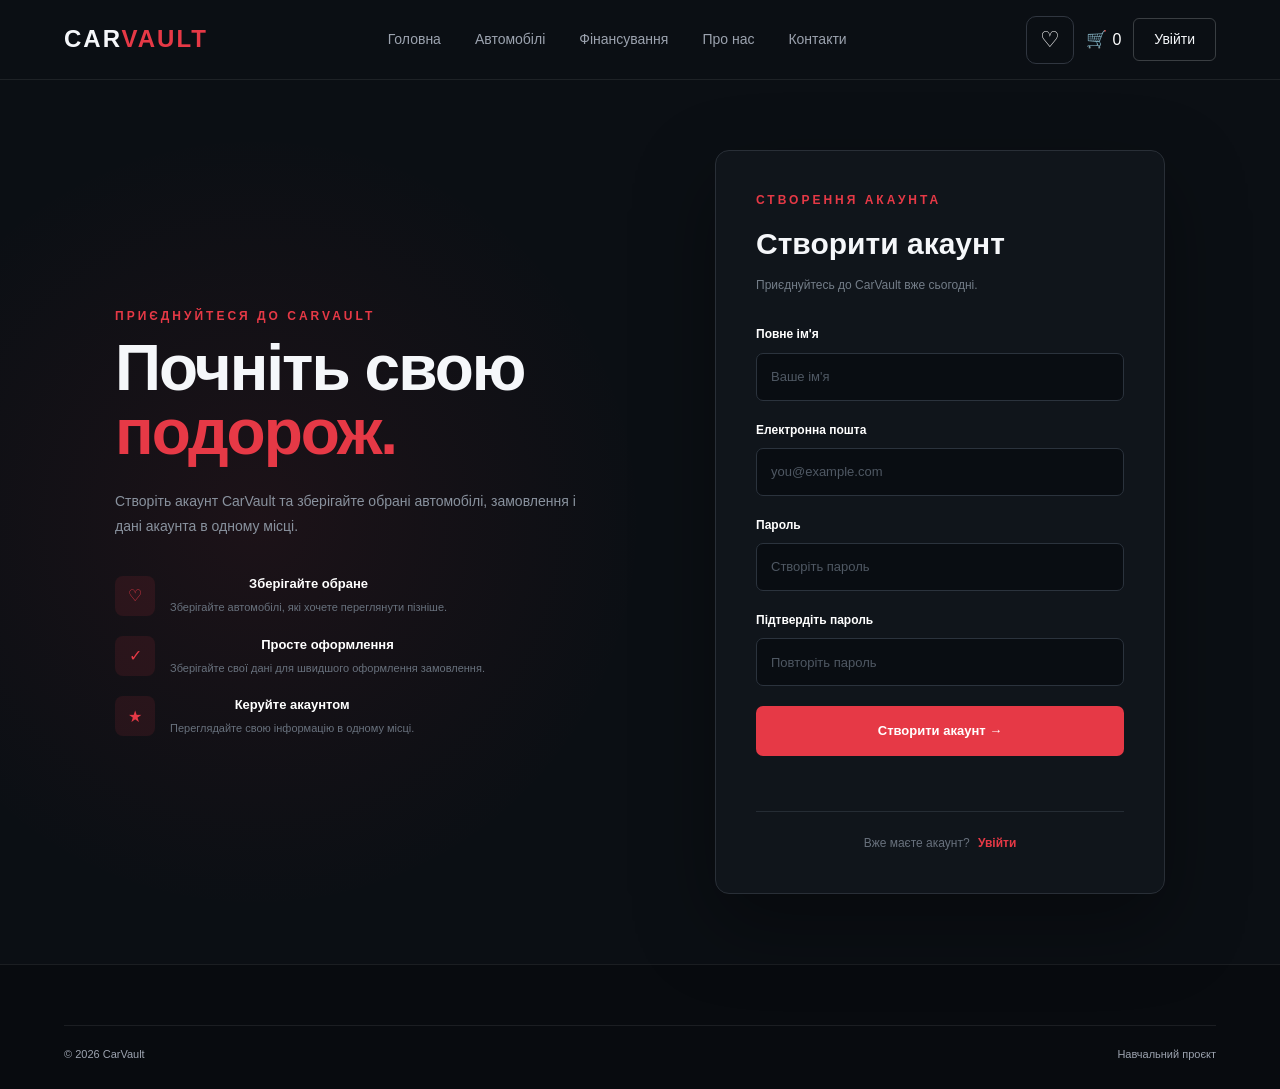
<file: register.html>
<!DOCTYPE html>
<html lang="uk">

<head>

    <script async src="https://www.googletagmanager.com/gtm.js?id=GTM-MPL43FJC"></script>
    <script>
    window.dataLayer = window.dataLayer || [];
    function gtag(){dataLayer.push(arguments);}
    gtag('js', new Date());
  </script>

    <meta charset="UTF-8">

    <meta name="viewport" content="width=device-width, initial-scale=1.0">

    <title>CarVault | Реєстрація</title>

    <link rel="stylesheet" href="css/style.css">
    <link rel="stylesheet" href="css/login.css">

</head>


<body>


    <!-- ================= НАВІГАЦІЯ ================= -->

    <header class="navbar">

        <div class="container nav-content">

            <a href="index.html" class="logo">
                CAR<span>VAULT</span>
            </a>


            <nav class="nav-links">

                <a href="index.html">
                    Головна
                </a>

                <a href="cars.html">
                    Автомобілі
                </a>

                <a href="finance.html">
                    Фінансування
                </a>

                <a href="about.html">
                    Про нас
                </a>

                <a href="contact.html">
                    Контакти
                </a>

            </nav>


            <div class="nav-actions">

                <a
                    href="favourites.html"
                    class="favourites"
                    aria-label="Обране">

                    ♡

                </a>

                <a
                    href="cart.html"
                    class="cart-link"
                    aria-label="Кошик">

                    🛒 <span class="cart-count">0</span>

                </a>

                <a
                    href="login.html"
                    class="login-btn">

                    Увійти

                </a>

            </div>

        </div>

    </header>



    <!-- ================= РЕЄСТРАЦІЯ ================= -->

    <main class="login-page">

        <div class="login-container">


            <!-- ЛІВА ЧАСТИНА -->

            <div class="login-intro">

                <p class="section-label">
                    ПРИЄДНУЙТЕСЯ ДО CARVAULT
                </p>

                <h1>
                    Почніть свою<br>
                    <span>подорож.</span>
                </h1>

                <p>
                    Створіть акаунт CarVault та зберігайте
                    обрані автомобілі, замовлення і дані
                    акаунта в одному місці.
                </p>


                <div class="login-benefits">


                    <!-- ОБРАНЕ -->

                    <div class="benefit">

                        <span>
                            ♡
                        </span>

                        <div>

                            <strong>
                                Зберігайте обране
                            </strong>

                            <p>
                                Зберігайте автомобілі, які хочете
                                переглянути пізніше.
                            </p>

                        </div>

                    </div>



                    <!-- ОФОРМЛЕННЯ -->

                    <div class="benefit">

                        <span>
                            ✓
                        </span>

                        <div>

                            <strong>
                                Просте оформлення
                            </strong>

                            <p>
                                Зберігайте свої дані для
                                швидшого оформлення замовлення.
                            </p>

                        </div>

                    </div>



                    <!-- АКАУНТ -->

                    <div class="benefit">

                        <span>
                            ★
                        </span>

                        <div>

                            <strong>
                                Керуйте акаунтом
                            </strong>

                            <p>
                                Переглядайте свою інформацію
                                в одному місці.
                            </p>

                        </div>

                    </div>


                </div>

            </div>



            <!-- ================= КАРТКА РЕЄСТРАЦІЇ ================= -->

            <div class="login-card">


                <div class="login-header">

                    <p class="section-label">
                        СТВОРЕННЯ АКАУНТА
                    </p>

                    <h2>
                        Створити акаунт
                    </h2>

                    <p>
                        Приєднуйтесь до CarVault вже сьогодні.
                    </p>

                </div>



                <form id="register-form">


                    <!-- ІМ'Я -->

                    <div class="form-group">

                        <label for="name">
                            Повне ім'я
                        </label>

                        <input
                            type="text"
                            id="name"
                            name="name"
                            placeholder="Ваше ім'я"
                            required
                        >

                    </div>



                    <!-- EMAIL -->

                    <div class="form-group">

                        <label for="register-email">
                            Електронна пошта
                        </label>

                        <input
                            type="email"
                            id="register-email"
                            name="email"
                            placeholder="you@example.com"
                            required
                        >

                    </div>



                    <!-- ПАРОЛЬ -->

                    <div class="form-group">

                        <label for="register-password">
                            Пароль
                        </label>

                        <input
                            type="password"
                            id="register-password"
                            name="password"
                            placeholder="Створіть пароль"
                            required
                            minlength="6"
                        >

                    </div>



                    <!-- ПІДТВЕРДЖЕННЯ ПАРОЛЮ -->

                    <div class="form-group">

                        <label for="confirm-password">
                            Підтвердіть пароль
                        </label>

                        <input
                            type="password"
                            id="confirm-password"
                            name="confirm-password"
                            placeholder="Повторіть пароль"
                            required
                            minlength="6"
                        >

                    </div>



                    <!-- КНОПКА -->

                    <button
                        type="submit"
                        class="login-submit">

                        Створити акаунт →

                    </button>



                    <!-- ПОВІДОМЛЕННЯ -->

                    <p
                        id="register-message"
                        class="login-message">
                    </p>


                </form>



                <!-- ПОСИЛАННЯ НА ВХІД -->

                <div class="register-link">

                    <span>
                        Вже маєте акаунт?
                    </span>

                    <a href="login.html">
                        Увійти
                    </a>

                </div>


            </div>

        </div>

    </main>



    <!-- ================= FOOTER ================= -->

    <footer class="footer">

        <div class="container">

            <div class="footer-bottom">

                <p>
                    © 2026 CarVault
                </p>

                <p>
                    Навчальний проєкт
                </p>

            </div>

        </div>

    </footer>


    <script src="js/main.js"></script>
    <script src="js/login.js"></script>
</body>

</html>
</file>
<file: css/style.css>
/* =========================================
   CARVAULT
   MAIN STYLESHEET
   ========================================= */


/* =========================================
   COLOURS
   ========================================= */

:root {
    --dark: #0B0F14;
    --panel: #161D26;
    --red: #E63946;
    --white: #F5F7FA;
    --grey: #9CA3AF;
}


/* =========================================
   RESET
   ========================================= */

* {
    margin: 0;
    padding: 0;
    box-sizing: border-box;
}

html {
    scroll-behavior: smooth;
}

body {
    font-family: Arial, Helvetica, sans-serif;
    background: var(--dark);
    color: var(--white);
    line-height: 1.6;
}

a {
    text-decoration: none;
    color: inherit;
}

button,
select {
    font: inherit;
}

.container {
    width: min(1200px, 90%);
    margin: 0 auto;
}


/* =========================================
   NAVBAR
   ========================================= */

.navbar {
    height: 80px;

    background: var(--dark);

    border-bottom: 1px solid rgba(245, 247, 250, 0.08);
}

.nav-content {
    height: 100%;

    display: flex;
    align-items: center;
    justify-content: space-between;
}


/* LOGO */

.logo {
    font-size: 24px;
    font-weight: 900;

    letter-spacing: 2px;
}

.logo span {
    color: var(--red);
}


/* NAV LINKS */

.nav-links {
    display: flex;
    gap: 34px;
}

.nav-links a {
    color: var(--grey);

    font-size: 14px;

    transition: 0.3s;
}

.nav-links a:hover {
    color: var(--white);
}

.nav-links a.active {
    color: var(--white);
}


/* RIGHT SIDE */

.nav-actions {
    display: flex;
    align-items: center;
    gap: 12px;
}

.favourites {
    width: 48px;
    height: 48px;
    display: flex;
    align-items: center;
    justify-content: center;
    border: 1px solid #303640;
    border-radius: 10px;
    color: white;
    text-decoration: none;
    font-size: 22px;
    flex-shrink: 0;
}

.favourites:hover {
    color: var(--red);
}

.login-btn {
    border: 1px solid rgba(245, 247, 250, 0.2);

    padding: 9px 20px;

    border-radius: 6px;

    font-size: 14px;

    transition: 0.3s;
}

.login-btn:hover {
    background: var(--white);
    color: var(--dark);
}


/* =========================================
   HERO
   ========================================= */

.hero {
    min-height: 650px;

    display: flex;
    align-items: center;

    position: relative;

    background:
        linear-gradient(
            90deg,
            #0B0F14 0%,
            rgba(11, 15, 20, 0.9) 35%,
            rgba(11, 15, 20, 0.45) 100%
        ),
        linear-gradient(
            135deg,
            #161D26,
            #0B0F14
        );
}

.hero-content {
    position: relative;
    z-index: 2;
}

.hero-text {
    max-width: 620px;
}

.hero-small-title {
    color: var(--red);

    font-size: 12px;

    font-weight: 800;

    letter-spacing: 3px;

    margin-bottom: 15px;
}

.hero h1 {
    font-size: clamp(55px, 8vw, 100px);

    line-height: 0.95;

    letter-spacing: -4px;

    font-weight: 900;
}

.hero h1 span {
    color: var(--red);
}

.hero-description {
    max-width: 520px;

    margin-top: 25px;

    color: var(--grey);

    font-size: 17px;
}

.hero-buttons {
    display: flex;

    gap: 14px;

    margin-top: 35px;
}


/* =========================================
   BUTTONS
   ========================================= */

.btn {
    display: inline-flex;

    align-items: center;
    justify-content: center;

    padding: 13px 24px;

    border-radius: 6px;

    font-size: 14px;

    font-weight: 700;

    transition: 0.3s;
}

.btn-primary {
    background: var(--red);

    color: var(--white);
}

.btn-primary:hover {
    transform: translateY(-2px);
}

.btn-outline {
    border: 1px solid rgba(245, 247, 250, 0.25);

    color: var(--white);
}

.btn-outline:hover {
    background: var(--white);

    color: var(--dark);
}


/* =========================================
   SEARCH
   ========================================= */

.search-section {
    position: relative;

    margin-top: 10px;

    z-index: 5;
}

.search-box {
    background: var(--panel);

    border: 1px solid rgba(245, 247, 250, 0.08);

    padding: 28px;

    border-radius: 12px;

    box-shadow: 0 20px 50px rgba(0, 0, 0, 0.35);
}

.search-title {
    margin-bottom: 20px;
}

.search-title h2 {
    font-size: 22px;
}

.search-title p {
    color: var(--grey);

    font-size: 13px;
}

.car-search {
    display: grid;

    grid-template-columns: 1fr 1fr 1fr auto;

    gap: 14px;
}

.search-field {
    display: flex;

    flex-direction: column;

    gap: 7px;
}

.search-field label {
    color: var(--grey);

    font-size: 12px;
}

.search-field select {
    background: var(--dark);

    border: 1px solid rgba(245, 247, 250, 0.1);

    color: var(--white);

    padding: 13px;

    border-radius: 6px;

    outline: none;
}

.search-button {
    align-self: end;

    background: var(--red);

    color: var(--white);

    border: none;

    border-radius: 6px;

    padding: 13px 25px;

    font-weight: 700;

    cursor: pointer;

    transition: 0.3s;
}

.search-button:hover {
    transform: translateY(-2px);
}


/* =========================================
   FEATURED SECTION
   ========================================= */

.featured-section {
    padding: 110px 0 90px;
}

.section-heading {
    display: flex;

    align-items: end;

    justify-content: space-between;

    margin-bottom: 40px;
}

.section-label {
    color: var(--red);

    font-size: 12px;

    font-weight: 800;

    letter-spacing: 3px;

    margin-bottom: 10px;
}

.section-heading h2 {
    font-size: 38px;

    line-height: 1.1;
}

.view-all {
    color: var(--grey);

    font-size: 14px;

    transition: 0.3s;
}

.view-all:hover {
    color: var(--red);
}


/* =========================================
   CAR GRID
   ========================================= */

.car-grid {
    display: grid;

    grid-template-columns: repeat(3, 1fr);

    gap: 24px;
}


/* =========================================
   CAR CARD
   ========================================= */

.car-card {
    background: var(--panel);

    border: 1px solid rgba(245, 247, 250, 0.07);

    border-radius: 12px;

    overflow: hidden;

    transition: 0.3s;
}

.car-card:hover {
    transform: translateY(-7px);

    border-color: rgba(230, 57, 70, 0.5);

    box-shadow: 0 15px 40px rgba(0, 0, 0, 0.3);
}

.car-image {
    height: 240px;

    position: relative;

    background: #10151C;

    display: flex;

    align-items: center;

    justify-content: center;
}

.car-placeholder {
    color: rgba(245, 247, 250, 0.2);

    font-size: 28px;

    font-weight: 900;

    letter-spacing: 3px;
}


/* HEART */

.heart-button {
    position: absolute;

    top: 15px;
    right: 15px;

    width: 38px;
    height: 38px;

    border-radius: 50%;

    border: 1px solid rgba(245, 247, 250, 0.15);

    background: rgba(11, 15, 20, 0.7);

    color: var(--white);

    cursor: pointer;

    font-size: 20px;

    transition: 0.3s;
}

.heart-button:hover {
    background: var(--red);

    border-color: var(--red);
}


/* BADGE */

.car-badge {
    position: absolute;

    left: 15px;
    top: 15px;

    background: var(--red);

    padding: 5px 10px;

    border-radius: 4px;

    font-size: 10px;

    font-weight: 800;

    text-transform: uppercase;
}


/* CAR INFO */

.car-info {
    padding: 22px;
}

.car-make {
    color: var(--grey);

    font-size: 11px;

    letter-spacing: 2px;

    font-weight: 700;
}

.car-info h3 {
    margin-top: 4px;

    font-size: 21px;
}

.car-details {
    display: flex;

    gap: 12px;

    margin-top: 14px;

    color: var(--grey);

    font-size: 12px;
}

.car-bottom {
    display: flex;

    align-items: center;

    justify-content: space-between;

    margin-top: 22px;

    padding-top: 18px;

    border-top: 1px solid rgba(245, 247, 250, 0.08);
}

.car-price {
    font-size: 20px;

    font-weight: 800;
}

.details-link {
    color: var(--red);

    font-size: 13px;

    font-weight: 700;
}


/* =========================================
   WHY US
   ========================================= */

.why-section {
    padding: 100px 0;

    background: var(--panel);
}

.centered {
    display: block;

    text-align: center;

    max-width: 650px;

    margin: 0 auto 55px;
}

.centered h2 {
    margin-bottom: 15px;
}

.centered > p:last-child {
    color: var(--grey);
}

.benefits-grid {
    display: grid;

    grid-template-columns: repeat(4, 1fr);

    gap: 30px;
}

.benefit {
    text-align: center;
}

.benefit-icon {
    width: 55px;
    height: 55px;

    margin: 0 auto 18px;

    display: flex;

    align-items: center;

    justify-content: center;

    border-radius: 50%;

    background: rgba(230, 57, 70, 0.1);

    color: var(--red);

    font-size: 20px;

    font-weight: 900;
}

.benefit h3 {
    margin-bottom: 8px;
}

.benefit p {
    color: var(--grey);

    font-size: 13px;
}


/* =========================================
   CTA
   ========================================= */

.cta-section {
    padding: 90px 0;
}

.cta-box {
    background:
        linear-gradient(
            135deg,
            rgba(230, 57, 70, 0.15),
            var(--panel)
        );

    border: 1px solid rgba(230, 57, 70, 0.25);

    border-radius: 12px;

    padding: 55px;

    display: flex;

    align-items: center;

    justify-content: space-between;

    gap: 30px;
}

.cta-box h2 {
    font-size: 34px;

    margin-bottom: 8px;
}

.cta-box p:last-child {
    color: var(--grey);
}


/* =========================================
   FOOTER
   ========================================= */

.footer {
    border-top: 1px solid rgba(245, 247, 250, 0.08);

    padding: 60px 0 25px;

    background: #080B0F;
}

.footer-content {
    display: grid;

    grid-template-columns: 2fr 1fr 1fr 1fr;

    gap: 50px;

    padding-bottom: 45px;
}

.footer-brand p {
    max-width: 300px;

    margin-top: 15px;

    color: var(--grey);

    font-size: 13px;
}

.footer-column {
    display: flex;

    flex-direction: column;

    gap: 10px;
}

.footer-column h4 {
    margin-bottom: 8px;
}

.footer-column a,
.footer-column p {
    color: var(--grey);

    font-size: 13px;
}

.footer-column a:hover {
    color: var(--white);
}

.footer-bottom {
    border-top: 1px solid rgba(245, 247, 250, 0.08);

    padding-top: 20px;

    display: flex;

    justify-content: space-between;

    color: var(--grey);

    font-size: 11px;
}


/* =========================================
   TABLET
   ========================================= */

@media (max-width: 900px) {

    .nav-links {
        gap: 15px;
    }

    .car-search {
        grid-template-columns: 1fr 1fr;
    }

    .search-button {
        width: 100%;
    }

    .car-grid {
        grid-template-columns: 1fr 1fr;
    }

    .benefits-grid {
        grid-template-columns: 1fr 1fr;
    }

    .footer-content {
        grid-template-columns: 1fr 1fr;
    }
}


/* =========================================
   MOBILE
   ========================================= */

@media (max-width: 650px) {

    .navbar {
        height: auto;

        padding: 18px 0;
    }

    .nav-content {
        flex-wrap: wrap;

        gap: 20px;
    }

    .nav-links {
        order: 3;

        width: 100%;

        justify-content: center;
    }

    .hero {
        min-height: 600px;
    }

    .hero h1 {
        font-size: 55px;

        letter-spacing: -2px;
    }

    .hero-buttons {
        flex-direction: column;
    }

    .btn {
        width: 100%;
    }

    .search-section {
        margin-top: -35px;
    }

    .car-search {
        grid-template-columns: 1fr;
    }

    .section-heading {
        align-items: start;

        flex-direction: column;

        gap: 15px;
    }

    .section-heading h2 {
        font-size: 30px;
    }

    .car-grid {
        grid-template-columns: 1fr;
    }

    .benefits-grid {
        grid-template-columns: 1fr;
    }

    .cta-box {
        flex-direction: column;

        align-items: flex-start;

        padding: 35px 25px;
    }

    .cta-box h2 {
        font-size: 28px;
    }

    .footer-content {
        grid-template-columns: 1fr;
    }

    .footer-bottom {
        flex-direction: column;

        gap: 8px;
    }
}
/* ===== HERO SECTION ===== */

.hero {
    position: relative;
    min-height: calc(100vh - 80px);
    overflow: hidden;
    display: flex;
    align-items: center;
}

/* Background image */

.hero-image {
    position: absolute;
    inset: 0;
    z-index: 0;

    background-image: url("../images/hero-car.jpg");
    background-size: cover;
    background-position: center;

    transform: scale(1.10);
    animation: heroZoom 7s ease-out forwards;
}

/* Dark overlay */

.hero-image::after {
    content: "";
    position: absolute;
    inset: 0;

    background:
        linear-gradient(
            90deg,
            rgba(0, 0, 0, 0.78) 0%,
            rgba(0, 0, 0, 0.58) 38%,
            rgba(0, 0, 0, 0.20) 70%,
            rgba(0, 0, 0, 0.10) 100%
        );
}

/* Hero content */

.hero-content {
    position: relative;
    z-index: 2;
    width: 100%;
}

.hero-text {
    max-width: 680px;
    color: white;

    animation: heroText 1.2s ease-out forwards;
}

/* Small title */

.hero-small-title {
    color: #e51b23;
    font-size: 17px;
    font-weight: 700;
    letter-spacing: 3px;
    margin-bottom: 18px;
}

/* Main heading */

.hero-text h1 {
    font-size: clamp(48px, 5vw, 76px);
    line-height: 0.98;
    font-weight: 800;
    margin: 0 0 28px 0;
}

.hero-text h1 span {
    color: #e51b23;
}

/* Description */

.hero-description {
    max-width: 590px;
    font-size: 18px;
    line-height: 1.6;
    color: rgba(255, 255, 255, 0.85);
    margin-bottom: 35px;
}

/* Buttons */

.hero-buttons {
    display: flex;
    gap: 16px;
    align-items: center;
}

.hero-buttons .btn {
    display: inline-flex;
    align-items: center;
    justify-content: center;

    min-height: 52px;
    padding: 0 28px;

    border-radius: 5px;

    font-size: 16px;
    font-weight: 700;

    text-decoration: none;

    transition: all 0.3s ease;
}

/* Red button */

.hero-buttons .btn-primary {
    background: #e51b23;
    color: white;
    border: 2px solid #e51b23;
}

.hero-buttons .btn-primary:hover {
    background: #c9141b;
    border-color: #c9141b;
    transform: translateY(-3px);
}

/* Outline button */

.hero-buttons .btn-outline {
    background: transparent;
    color: white;
    border: 2px solid rgba(255, 255, 255, 0.85);
}

.hero-buttons .btn-outline:hover {
    background: white;
    color: #111;
    transform: translateY(-3px);
}


/* ===== IMAGE ANIMATION ===== */

@keyframes heroZoom {

    from {
        transform: scale(1.10);
    }

    to {
        transform: scale(1);
    }

}


/* ===== TEXT ANIMATION ===== */

@keyframes heroText {

    from {
        opacity: 0;
        transform: translateY(30px);
    }

    to {
        opacity: 1;
        transform: translateY(0);
    }

}

/* =========================================
   HERO RESPONSIVE
   ========================================= */

@media (max-width: 900px) {

    .hero {
        min-height: 600px;
    }

    .hero-text {
        max-width: 550px;
    }

    .hero-text h1 {
        font-size: 50px;
    }

    .hero-description {
        font-size: 16px;
    }

}


@media (max-width: 600px) {

    .hero {
        min-height: 650px;
    }

    .hero-text {
        max-width: 100%;
    }

    .hero-text h1 {
        font-size: 42px;
    }

    .hero-description {
        font-size: 15px;
    }

    .hero-buttons {
        flex-direction: column;
        align-items: flex-start;
    }

    .hero-buttons .btn {
        width: 100%;
        max-width: 280px;
    }

}

.car-card-image {
    width: 100%;
    height: 100%;
    object-fit: cover;
    display: block;
}

/* ========================================
   CART NAVIGATION
======================================== */

.cart-link {
    display: flex;
    align-items: center;
    gap: 5px;

    color: #ffffff;
    text-decoration: none;

    font-size: 17px;
    line-height: 1;
}

.cart-link:hover {
    color: #e10600;
}


/* Cart number - normal pages */

.cart-count {
    display: inline-flex;
    align-items: center;
    justify-content: center;

    color: #ffffff;

    font-size: 16px;
    font-weight: 400;
    line-height: 1;
}
</file>
<file: css/about.css>
/* =========================================
   CARVAULT
   ABOUT PAGE
   ========================================= */


/* ABOUT HERO */

.about-hero {
    padding: 100px 0 90px;

    background:
        linear-gradient(
            135deg,
            rgba(230, 57, 70, 0.12),
            var(--dark) 60%
        );

    border-bottom: 1px solid
        rgba(245, 247, 250, 0.06);
}

.about-label {
    color: var(--red);
    font-size: 12px;
    font-weight: 800;
    letter-spacing: 3px;
    margin-bottom: 15px;
}

.about-hero h1 {
    max-width: 850px;

    font-size: clamp(
        45px,
        6vw,
        76px
    );

    line-height: 1;
    letter-spacing: -2px;
}

.about-hero h1 span {
    color: var(--red);
}

.about-intro {
    max-width: 680px;

    margin-top: 25px;

    color: var(--grey);

    font-size: 17px;
}


/* STORY */

.about-story {
    padding: 100px 0;
}

.about-story-grid {
    display: grid;

    grid-template-columns:
        1.2fr
        0.8fr;

    gap: 70px;

    align-items: center;
}

.about-story-text h2 {
    max-width: 650px;

    font-size: 40px;

    line-height: 1.1;

    margin-bottom: 25px;
}

.about-story-text p:not(.section-label) {
    max-width: 650px;

    color: var(--grey);

    font-size: 15px;

    margin-bottom: 16px;

    line-height: 1.8;
}


/* STORY CARD */

.about-story-card {
    min-height: 330px;

    padding: 40px;

    display: flex;

    flex-direction: column;

    justify-content: center;

    background:
        linear-gradient(
            135deg,
            rgba(230, 57, 70, 0.16),
            var(--panel)
        );

    border: 1px solid
        rgba(230, 57, 70, 0.25);

    border-radius: 12px;

    box-shadow:
        0 20px 50px
        rgba(0, 0, 0, 0.25);
}

.story-card-top {
    font-size: 42px;

    font-weight: 900;

    letter-spacing: 3px;
}

.story-card-top span {
    color: var(--white);
}

.story-card-top strong {
    color: var(--red);
}

.story-card-line {
    width: 70px;
    height: 3px;

    margin: 25px 0;

    background: var(--red);
}

.about-story-card p {
    color: var(--grey);

    font-size: 16px;

    line-height: 1.8;
}


/* VALUES */

.values-section {
    padding: 100px 0;

    background: var(--panel);
}

.values-grid {
    display: grid;

    grid-template-columns:
        repeat(3, 1fr);

    gap: 24px;
}

.value-card {
    padding: 32px;

    background: var(--dark);

    border: 1px solid
        rgba(245, 247, 250, 0.07);

    border-radius: 12px;

    transition: 0.3s;
}

.value-card:hover {
    transform: translateY(-5px);

    border-color:
        rgba(230, 57, 70, 0.5);

    box-shadow:
        0 15px 40px
        rgba(0, 0, 0, 0.25);
}

.value-icon {
    width: 55px;
    height: 55px;

    display: flex;

    align-items: center;
    justify-content: center;

    margin-bottom: 22px;

    border-radius: 50%;

    background:
        rgba(230, 57, 70, 0.1);

    color: var(--red);

    font-size: 20px;

    font-weight: 900;
}

.value-card h3 {
    font-size: 21px;

    margin-bottom: 12px;
}

.value-card p {
    color: var(--grey);

    font-size: 14px;

    line-height: 1.7;
}


/* STATISTICS */

.stats-section {
    padding: 80px 0;

    border-bottom: 1px solid
        rgba(245, 247, 250, 0.06);
}

.stats-grid {
    display: grid;

    grid-template-columns:
        repeat(4, 1fr);

    gap: 30px;
}

.stat {
    text-align: center;
}

.stat strong {
    display: block;

    color: var(--red);

    font-size: 42px;

    line-height: 1;

    margin-bottom: 10px;
}

.stat span {
    color: var(--grey);

    font-size: 13px;
}


/* RESPONSIVE */

@media (max-width: 900px) {

    .about-story-grid {
        grid-template-columns: 1fr;

        gap: 45px;
    }

    .values-grid {
        grid-template-columns: 1fr;
    }

    .stats-grid {
        grid-template-columns:
            1fr 1fr;
    }

}


@media (max-width: 600px) {

    .about-hero {
        padding: 70px 0 60px;
    }

    .about-hero h1 {
        font-size: 42px;
    }

    .about-intro {
        font-size: 15px;
    }

    .about-story {
        padding: 70px 0;
    }

    .about-story-text h2 {
        font-size: 30px;
    }

    .about-story-card {
        min-height: 280px;

        padding: 30px;
    }

    .story-card-top {
        font-size: 32px;
    }

    .values-section {
        padding: 70px 0;
    }

    .stats-grid {
        grid-template-columns: 1fr;
    }

    .stat strong {
        font-size: 36px;
    }

}
</file>
<file: css/cars.css>
/* =========================================
   CARS PAGE
   ========================================= */


/* =========================================
   PAGE HEADER
   ========================================= */

.page-header {
    padding: 80px 0;

    background: var(--panel);

    border-bottom: 1px solid rgba(245, 247, 250, 0.06);
}

.page-header h1 {
    font-size: clamp(42px, 6vw, 70px);

    line-height: 1;

    margin-bottom: 18px;
}

.page-header h1 span {
    color: var(--red);
}

.page-header > div > p:last-child {
    color: var(--grey);

    font-size: 16px;
}


/* =========================================
   CARS PAGE
   ========================================= */

.cars-page {
    padding: 70px 0 100px;
}

.cars-layout {
    display: grid;

    grid-template-columns: 260px 1fr;

    gap: 40px;

    align-items: start;
}


/* =========================================
   FILTERS
   ========================================= */

.filters {
    background: var(--panel);

    border: 1px solid rgba(245, 247, 250, 0.07);

    border-radius: 12px;

    padding: 24px;

    position: sticky;

    top: 20px;
}

.filter-header {
    display: flex;

    justify-content: space-between;

    align-items: start;

    margin-bottom: 25px;
}

.filter-header h2 {
    font-size: 24px;
}

.clear-filters {
    background: none;

    border: none;

    color: var(--red);

    cursor: pointer;

    font-size: 12px;
}


/* =========================================
   FILTER GROUP
   ========================================= */

.filter-group {
    margin-bottom: 22px;
}

.filter-group label {
    display: block;

    margin-bottom: 8px;

    color: var(--grey);

    font-size: 12px;

    font-weight: 600;
}

.filter-group select,
.filter-group input {
    width: 100%;

    background: var(--dark);

    border: 1px solid rgba(245, 247, 250, 0.1);

    color: var(--white);

    padding: 12px;

    border-radius: 6px;

    outline: none;
}

.filter-group select:focus,
.filter-group input:focus {
    border-color: var(--red);
}


/* =========================================
   PRICE INPUTS
   ========================================= */

.price-inputs {
    display: grid;

    grid-template-columns: 1fr 1fr;

    gap: 8px;
}


/* =========================================
   APPLY FILTERS
   ========================================= */

.apply-filters {
    width: 100%;

    border: none;

    border-radius: 6px;

    padding: 13px;

    background: var(--red);

    color: var(--white);

    font-weight: 700;

    cursor: pointer;

    transition: 0.3s;
}

.apply-filters:hover {
    transform: translateY(-2px);
}


/* =========================================
   RESULTS HEADER
   ========================================= */

.results-header {
    display: flex;

    justify-content: space-between;

    align-items: center;

    margin-bottom: 25px;

    padding-bottom: 20px;

    border-bottom: 1px solid rgba(245, 247, 250, 0.08);
}

.results-count {
    color: var(--grey);

    font-size: 13px;
}

.sort {
    display: flex;

    align-items: center;

    gap: 10px;
}

.sort label {
    color: var(--grey);

    font-size: 12px;
}

.sort select {
    background: var(--panel);

    border: 1px solid rgba(245, 247, 250, 0.1);

    color: var(--white);

    padding: 9px 12px;

    border-radius: 6px;

    outline: none;
}


/* =========================================
   CATALOGUE GRID
   ========================================= */

.catalogue-grid {
    display: grid;

    grid-template-columns: repeat(2, 1fr);

    gap: 24px;
}


/* =========================================
   CATALOGUE CARD
   ========================================= */

.catalogue-card {
    background: var(--panel);

    border: 1px solid rgba(245, 247, 250, 0.07);

    border-radius: 12px;

    overflow: hidden;

    transition: 0.3s;
}

.catalogue-card:hover {
    transform: translateY(-5px);

    border-color: rgba(230, 57, 70, 0.5);

    box-shadow: 0 15px 35px rgba(0, 0, 0, 0.3);
}


/* =========================================
   IMAGE
   ========================================= */

.catalogue-image {
    height: 230px;

    position: relative;

    background: #10151C;

    display: flex;

    align-items: center;

    justify-content: center;
}


/* =========================================
   INFORMATION
   ========================================= */

.catalogue-info {
    padding: 20px;
}

.catalogue-info h3 {
    font-size: 20px;

    margin-top: 4px;
}

.catalogue-bottom {
    display: flex;

    align-items: center;

    justify-content: space-between;

    margin-top: 20px;

    padding-top: 17px;

    border-top: 1px solid rgba(245, 247, 250, 0.08);
}

.catalogue-bottom strong {
    font-size: 19px;
}

.catalogue-bottom a {
    color: var(--red);

    font-size: 13px;

    font-weight: 700;
}

.catalogue-bottom a:hover {
    color: var(--white);
}


/* =========================================
   RESPONSIVE
   ========================================= */

@media (max-width: 900px) {

    .cars-layout {
        grid-template-columns: 1fr;
    }

    .filters {
        position: static;
    }

    .catalogue-grid {
        grid-template-columns: repeat(2, 1fr);
    }
}


@media (max-width: 600px) {

    .page-header {
        padding: 55px 0;
    }

    .cars-page {
        padding: 45px 0 70px;
    }

    .catalogue-grid {
        grid-template-columns: 1fr;
    }

    .results-header {
        align-items: flex-start;

        flex-direction: column;

        gap: 15px;
    }

    .sort {
        width: 100%;
    }

    .sort select {
        flex: 1;
    }
}

.car-card-image {
    width: 100%;
    height: 100%;
    object-fit: cover;
    display: block;
}

/* ========================================
   FAVOURITES PAGE
   ======================================== */

.empty-favourites {
    text-align: center;
    padding: 80px 20px;
    background: #161616;
    border: 1px solid #2a2a2a;
    border-radius: 14px;
    margin-top: 30px;
}

.empty-favourites h2 {
    margin: 0 0 12px;
    color: #ffffff;
    font-size: 28px;
}

.empty-favourites p {
    margin: 0 0 28px;
    color: #aaaaaa;
    font-size: 16px;
}


/* Favourite car cards */

#favourites-grid {
    margin-top: 35px;
}

#favourites-grid .car-card {
    position: relative;
    overflow: hidden;
    background: #161616;
    border: 1px solid #2a2a2a;
    border-radius: 14px;
    transition: transform 0.25s ease, border-color 0.25s ease;
}

#favourites-grid .car-card:hover {
    transform: translateY(-5px);
    border-color: #e10600;
}


/* Image */

#favourites-grid .car-image-wrapper {
    position: relative;
    width: 100%;
    height: 230px;
    overflow: hidden;
    background: #111111;
}

#favourites-grid .car-card-image {
    width: 100%;
    height: 100%;
    object-fit: cover;
    display: block;
    transition: transform 0.3s ease;
}

#favourites-grid .car-card:hover .car-card-image {
    transform: scale(1.04);
}


/* Favourite heart */

#favourites-grid .favourite-button {
    position: absolute;
    top: 15px;
    right: 15px;

    width: 42px;
    height: 42px;

    border: none;
    border-radius: 50%;

    background: rgba(0, 0, 0, 0.75);
    color: #e10600;

    font-size: 23px;
    line-height: 42px;

    cursor: pointer;

    display: flex;
    align-items: center;
    justify-content: center;

    transition: transform 0.2s ease, background 0.2s ease;
}

#favourites-grid .favourite-button:hover {
    transform: scale(1.1);
    background: rgba(225, 6, 0, 0.15);
}


/* Recommended badge */

#favourites-grid .recommended-badge {
    position: absolute;
    top: 15px;
    left: 15px;

    padding: 7px 11px;

    background: #e10600;
    color: #ffffff;

    border-radius: 5px;

    font-size: 11px;
    font-weight: 700;
    letter-spacing: 0.5px;
}


/* Card content */

#favourites-grid .car-card-content {
    padding: 22px;
}

#favourites-grid .car-make {
    margin: 0 0 5px;

    color: #e10600;

    font-size: 13px;
    font-weight: 700;
    text-transform: uppercase;
    letter-spacing: 1px;
}

#favourites-grid .car-card-content h2 {
    margin: 0 0 10px;

    color: #ffffff;

    font-size: 23px;
    font-weight: 700;
}

#favourites-grid .car-description {
    min-height: 42px;
    margin: 0 0 18px;

    color: #999999;

    font-size: 14px;
    line-height: 1.5;
}


/* Car information */

#favourites-grid .car-info {
    display: flex;
    flex-wrap: wrap;
    gap: 8px;

    margin-bottom: 22px;
}

#favourites-grid .car-info span {
    padding: 6px 9px;

    background: #202020;
    border-radius: 5px;

    color: #bbbbbb;

    font-size: 12px;
}


/* Bottom section */

#favourites-grid .car-card-bottom {
    display: flex;
    align-items: center;
    justify-content: space-between;
    gap: 15px;

    padding-top: 18px;

    border-top: 1px solid #292929;
}

#favourites-grid .car-price {
    color: #ffffff;
    font-size: 21px;
    white-space: nowrap;
}


/* View button */

#favourites-grid .btn-primary {
    display: inline-flex;
    align-items: center;
    justify-content: center;

    padding: 10px 17px;

    background: #e10600;
    color: #ffffff;

    border-radius: 6px;

    text-decoration: none;

    font-size: 13px;
    font-weight: 700;

    transition: background 0.2s ease, transform 0.2s ease;
}

#favourites-grid .btn-primary:hover {
    background: #b80500;
    transform: translateY(-1px);
}


/* ========================================
   MOBILE
   ======================================== */

@media (max-width: 768px) {

    #favourites-grid .car-image-wrapper {
        height: 210px;
    }

    #favourites-grid .car-card-content {
        padding: 18px;
    }

    #favourites-grid .car-card-content h2 {
        font-size: 20px;
    }

    #favourites-grid .car-card-bottom {
        align-items: flex-start;
        flex-direction: column;
    }

    #favourites-grid .btn-primary {
        width: 100%;
    }

    .empty-favourites {
        padding: 60px 20px;
    }

    .empty-favourites h2 {
        font-size: 23px;
    }
}

/* ===== FAVOURITES PAGE HEADER ===== */

.favourites-page .page-header {
    display: flex !important;
    flex-direction: column !important;
    align-items: flex-start !important;

    width: 100%;
    box-sizing: border-box;

    margin: 30px 0 40px !important;
    padding: 35px 40px !important;

    background: #151515 !important;

    border: 1px solid #2d2d2d !important;
    border-left: 5px solid #e10600 !important;

    border-radius: 12px !important;
}

.favourites-page .page-header h1 {
    margin: 0 0 15px !important;

    color: #ffffff !important;

    font-size: 36px !important;
    font-weight: 700 !important;
}

.favourites-page #favourites-count {
    display: inline-block !important;

    margin: 0 !important;
    padding: 8px 14px !important;

    background: #222222 !important;

    border: 1px solid #333333 !important;
    border-radius: 6px !important;

    color: #aaaaaa !important;

    font-size: 14px !important;
    font-weight: 500 !important;
}

/* ===== EMPTY FAVOURITES BUTTON ===== */

.empty-favourites .btn-primary {
    display: inline-flex;
    align-items: center;
    justify-content: center;

    margin-top: 5px;
    padding: 13px 24px;

    background: #e10600;
    color: #ffffff;

    border: none;
    border-radius: 7px;

    text-decoration: none;

    font-size: 14px;
    font-weight: 600;

    transition: all 0.2s ease;
}

.empty-favourites .btn-primary:hover {
    background: #b80500;
    transform: translateY(-2px);
    box-shadow: 0 6px 18px rgba(225, 6, 0, 0.25);
}

/* ========================================
   CART PAGE
======================================== */

.cart-page {
    padding: 40px 0 80px;
}


.cart-page .page-header {
    display: flex;
    flex-direction: column;
    align-items: flex-start;
    width: 100%;
    box-sizing: border-box;

    margin: 30px 0 40px;
    padding: 35px 40px;

    background: #151515;
    border: 1px solid #2d2d2d;
    border-left: 5px solid #e10600;
    border-radius: 12px;
}


.cart-page .page-header h1 {
    margin: 0 0 15px;

    color: #ffffff;
    font-size: 36px;
    font-weight: 700;
}


.cart-page .page-header p {
    margin: 0;
    padding: 8px 14px;

    background: #222222;
    border: 1px solid #333333;
    border-radius: 6px;

    color: #aaaaaa;
    font-size: 14px;
}


/* EMPTY CART */

.empty-cart {
    text-align: center;

    padding: 70px 30px;

    background: #151515;
    border: 1px solid #2d2d2d;
    border-radius: 12px;
}


.empty-cart-icon {
    font-size: 55px;
    margin-bottom: 20px;
}


.empty-cart h2 {
    margin: 0 0 12px;

    color: #ffffff;
    font-size: 26px;
}


.empty-cart p {
    margin: 0 auto 25px;

    color: #999999;
    font-size: 15px;
}


.empty-cart .btn-primary {
    display: inline-flex;
    align-items: center;
    justify-content: center;

    padding: 13px 24px;

    background: #e10600;
    color: #ffffff;

    border-radius: 7px;
    text-decoration: none;

    font-size: 14px;
    font-weight: 600;

    transition: all 0.2s ease;
}


.empty-cart .btn-primary:hover {
    background: #b80500;
    transform: translateY(-2px);
}


/* CART CONTENT */

.cart-content {
    display: grid;
    grid-template-columns: 1fr 350px;
    gap: 25px;
    align-items: start;
}


.cart-items {
    display: flex;
    flex-direction: column;
    gap: 15px;
}


.cart-item {
    display: grid;
    grid-template-columns: 220px 1fr auto;
    gap: 22px;
    align-items: center;

    padding: 18px;

    background: #151515;
    border: 1px solid #2d2d2d;
    border-radius: 10px;
}


.cart-item-image {
    width: 220px;
    height: 145px;

    object-fit: cover;

    border-radius: 7px;
    background: #222222;
}


.cart-item-info {
    min-width: 0;
}


.cart-item-make {
    margin: 0 0 5px;

    color: #e10600;

    font-size: 12px;
    font-weight: 700;
    letter-spacing: 1px;
}


.cart-item-info h2 {
    margin: 0 0 8px;

    color: #ffffff;
    font-size: 22px;
}


.cart-item-description {
    margin: 0 0 15px;

    color: #999999;
    font-size: 13px;
}


.cart-item-details {
    display: flex;
    gap: 8px;
    flex-wrap: wrap;
}


.cart-item-details span {
    padding: 5px 9px;

    background: #222222;
    border-radius: 5px;

    color: #aaaaaa;
    font-size: 11px;
}


.cart-item-right {
    display: flex;
    flex-direction: column;
    align-items: flex-end;
    gap: 10px;

    min-width: 125px;
}


.cart-item-price {
    color: #ffffff;
    font-size: 20px;
}


.cart-view-button {
    color: #aaaaaa;
    font-size: 12px;
    text-decoration: none;
}


.cart-view-button:hover {
    color: #ffffff;
}


.remove-cart-button {
    padding: 7px 12px;

    background: transparent;
    color: #e10600;

    border: 1px solid #e10600;
    border-radius: 5px;

    cursor: pointer;

    font-size: 11px;
}


.remove-cart-button:hover {
    background: #e10600;
    color: #ffffff;
}


/* SUMMARY */

.cart-summary {
    padding: 25px;

    background: #151515;
    border: 1px solid #2d2d2d;
    border-radius: 10px;

    position: sticky;
    top: 25px;
}


.cart-summary h2 {
    margin: 0 0 25px;

    color: #ffffff;
    font-size: 21px;
}


.cart-summary-row {
    display: flex;
    justify-content: space-between;

    padding-bottom: 18px;

    color: #999999;
    font-size: 14px;

    border-bottom: 1px solid #2d2d2d;
}


.cart-summary-row strong {
    color: #ffffff;
}


.cart-summary-total {
    display: flex;
    justify-content: space-between;
    align-items: center;

    padding: 20px 0;

    color: #ffffff;
}


.cart-summary-total strong {
    color: #e10600;
    font-size: 24px;
}


.checkout-button {
    width: 100%;
    padding: 14px;

    background: #e10600;
    color: #ffffff;

    border: none;
    border-radius: 7px;

    cursor: pointer;

    font-size: 14px;
    font-weight: 700;

    transition: all 0.2s ease;
}


.checkout-button:hover {
    background: #b80500;
    transform: translateY(-2px);
}


.clear-cart-button {
    width: 100%;
    margin-top: 10px;
    padding: 11px;

    background: transparent;
    color: #888888;

    border: 1px solid #333333;
    border-radius: 7px;

    cursor: pointer;

    font-size: 12px;
}


.clear-cart-button:hover {
    color: #ffffff;
    border-color: #555555;
}

@media (max-width: 900px) {

    .cart-content {
        grid-template-columns: 1fr;
    }

    .cart-summary {
        position: static;
    }

    .cart-item {
        grid-template-columns: 160px 1fr;
    }

    .cart-item-image {
        width: 160px;
        height: 110px;
    }

    .cart-item-right {
        grid-column: 2;
        align-items: flex-start;
    }

}


@media (max-width: 600px) {

    .cart-item {
        grid-template-columns: 1fr;
    }

    .cart-item-image {
        width: 100%;
        height: 190px;
    }

    .cart-item-right {
        grid-column: 1;
    }

}

.add-to-cart-button {
    display: inline-flex;
    align-items: center;
    justify-content: center;

    padding: 13px 22px;

    background: #e10600;
    color: #ffffff;

    border: none;
    border-radius: 7px;

    cursor: pointer;

    font-size: 14px;
    font-weight: 600;

    transition: all 0.2s ease;
}


.add-to-cart-button:hover {
    background: #b80500;
    transform: translateY(-2px);
}


.add-to-cart-button:active {
    transform: translateY(0);
}
</file>
<file: css/contact.css>
/* =========================================
   CARVAULT
   CONTACT PAGE
   ========================================= */


/* CONTACT HERO */

.contact-hero {
    padding: 100px 0 90px;

    background:
        linear-gradient(
            135deg,
            rgba(230, 57, 70, 0.12),
            var(--dark) 60%
        );

    border-bottom: 1px solid
        rgba(245, 247, 250, 0.06);
}

.contact-label {
    color: var(--red);

    font-size: 12px;
    font-weight: 800;

    letter-spacing: 3px;

    margin-bottom: 15px;
}

.contact-hero h1 {
    max-width: 850px;

    font-size: clamp(
        45px,
        6vw,
        76px
    );

    line-height: 1;

    letter-spacing: -2px;
}

.contact-hero h1 span {
    color: var(--red);
}

.contact-intro {
    max-width: 650px;

    margin-top: 25px;

    color: var(--grey);

    font-size: 17px;
}


/* CONTACT SECTION */

.contact-section {
    padding: 100px 0;
}

.contact-grid {
    display: grid;

    grid-template-columns:
        0.9fr
        1.1fr;

    gap: 70px;

    align-items: start;
}

.contact-info h2 {
    font-size: 40px;

    line-height: 1.1;

    margin-bottom: 18px;
}

.contact-description {
    max-width: 500px;

    color: var(--grey);

    font-size: 15px;

    line-height: 1.8;

    margin-bottom: 35px;
}


/* CONTACT ITEMS */

.contact-items {
    display: flex;

    flex-direction: column;

    gap: 25px;
}

.contact-item {
    display: flex;

    align-items: center;

    gap: 18px;
}

.contact-icon {
    width: 52px;
    height: 52px;

    flex-shrink: 0;

    display: flex;

    align-items: center;
    justify-content: center;

    border-radius: 50%;

    background:
        rgba(230, 57, 70, 0.1);

    color: var(--red);

    font-size: 20px;

    font-weight: 700;
}

.contact-item h3 {
    font-size: 16px;

    margin-bottom: 3px;
}

.contact-item p {
    color: var(--grey);

    font-size: 13px;
}


/* FORM */

.contact-form-box {
    background: var(--panel);

    border: 1px solid
        rgba(245, 247, 250, 0.08);

    border-radius: 12px;

    padding: 40px;

    box-shadow:
        0 20px 50px
        rgba(0, 0, 0, 0.2);
}

.contact-form-box h2 {
    font-size: 30px;

    margin-bottom: 30px;
}

#contact-form {
    display: flex;

    flex-direction: column;

    gap: 20px;
}

.contact-field {
    display: flex;

    flex-direction: column;

    gap: 8px;
}

.contact-field label {
    color: var(--grey);

    font-size: 13px;
}

.contact-field input,
.contact-field textarea {
    width: 100%;

    background: var(--dark);

    border: 1px solid
        rgba(245, 247, 250, 0.12);

    color: var(--white);

    padding: 14px;

    border-radius: 6px;

    outline: none;

    font-family: Arial, Helvetica, sans-serif;

    resize: vertical;
}

.contact-field input:focus,
.contact-field textarea:focus {
    border-color: var(--red);
}

.contact-field input::placeholder,
.contact-field textarea::placeholder {
    color: #6B7280;
}

.contact-submit {
    padding: 14px 24px;

    background: var(--red);

    color: var(--white);

    border: none;

    border-radius: 6px;

    font-weight: 700;

    cursor: pointer;

    transition: 0.3s;
}

.contact-submit:hover {
    transform: translateY(-2px);
}

.contact-success {
    min-height: 20px;

    color: #6EE7B7;

    font-size: 13px;

    text-align: center;
}


/* FAQ */

.contact-faq {
    padding: 100px 0;

    background: var(--panel);
}

.faq-grid {
    display: grid;

    grid-template-columns:
        repeat(3, 1fr);

    gap: 24px;
}

.faq-card {
    padding: 30px;

    background: var(--dark);

    border: 1px solid
        rgba(245, 247, 250, 0.07);

    border-radius: 12px;
}

.faq-card h3 {
    font-size: 18px;

    margin-bottom: 12px;
}

.faq-card p {
    color: var(--grey);

    font-size: 14px;

    line-height: 1.7;
}


/* RESPONSIVE */

@media (max-width: 900px) {

    .contact-grid {
        grid-template-columns: 1fr;

        gap: 50px;
    }

    .faq-grid {
        grid-template-columns: 1fr;
    }

}


@media (max-width: 600px) {

    .contact-hero {
        padding: 70px 0 60px;
    }

    .contact-hero h1 {
        font-size: 42px;
    }

    .contact-intro {
        font-size: 15px;
    }

    .contact-section {
        padding: 70px 0;
    }

    .contact-info h2 {
        font-size: 30px;
    }

    .contact-form-box {
        padding: 25px;
    }

    .contact-form-box h2 {
        font-size: 26px;
    }

    .contact-faq {
        padding: 70px 0;
    }

}
</file>
<file: css/finance.css>
/* =========================================
   CARVAULT
   FINANCE PAGE
   ========================================= */


/* =========================================
   FINANCE HERO
   ========================================= */

.finance-hero {
    padding: 100px 0 80px;

    background:
        linear-gradient(
            135deg,
            rgba(230, 57, 70, 0.12),
            var(--dark) 60%
        );

    border-bottom: 1px solid rgba(245, 247, 250, 0.06);
}

.finance-label {
    color: var(--red);

    font-size: 12px;

    font-weight: 800;

    letter-spacing: 3px;

    margin-bottom: 15px;
}

.finance-hero h1 {
    max-width: 800px;

    font-size: clamp(42px, 6vw, 72px);

    line-height: 1;

    letter-spacing: -2px;
}

.finance-hero h1 span {
    color: var(--red);
}

.finance-intro {
    max-width: 650px;

    margin-top: 25px;

    color: var(--grey);

    font-size: 17px;
}


/* =========================================
   FINANCE OPTIONS
   ========================================= */

.finance-options {
    padding: 90px 0;
}

.finance-grid {
    display: grid;

    grid-template-columns:
        repeat(3, 1fr);

    gap: 24px;
}

.finance-card {
    background: var(--panel);

    border: 1px solid rgba(245, 247, 250, 0.07);

    border-radius: 12px;

    padding: 32px;

    transition: 0.3s;
}

.finance-card:hover {
    transform: translateY(-5px);

    border-color:
        rgba(230, 57, 70, 0.5);

    box-shadow:
        0 15px 40px rgba(0, 0, 0, 0.25);
}

.finance-icon {
    width: 55px;
    height: 55px;

    display: flex;

    align-items: center;
    justify-content: center;

    margin-bottom: 22px;

    border-radius: 50%;

    background:
        rgba(230, 57, 70, 0.1);

    color: var(--red);

    font-size: 22px;

    font-weight: 900;
}

.finance-card h3 {
    font-size: 21px;

    margin-bottom: 12px;
}

.finance-card p {
    color: var(--grey);

    font-size: 14px;

    line-height: 1.7;
}


/* =========================================
   CALCULATOR
   ========================================= */

.calculator-section {
    padding: 20px 0 100px;
}

.calculator-box {
    background: var(--panel);

    border: 1px solid rgba(245, 247, 250, 0.08);

    border-radius: 12px;

    padding: 45px;

    box-shadow:
        0 20px 50px rgba(0, 0, 0, 0.2);
}

.calculator-heading {
    margin-bottom: 35px;
}

.calculator-heading h2 {
    font-size: 34px;

    margin-bottom: 8px;
}

.calculator-heading > p:last-child {
    color: var(--grey);

    font-size: 14px;
}

.calculator-content {
    display: grid;

    grid-template-columns:
        1.2fr 0.8fr;

    gap: 50px;

    align-items: stretch;
}


/* =========================================
   FORM
   ========================================= */

.calculator-form {
    display: flex;

    flex-direction: column;

    gap: 20px;
}

.calculator-field {
    display: flex;

    flex-direction: column;

    gap: 8px;
}

.calculator-field label {
    color: var(--grey);

    font-size: 13px;
}

.calculator-field input,
.calculator-field select {
    width: 100%;

    background: var(--dark);

    border: 1px solid
        rgba(245, 247, 250, 0.12);

    color: var(--white);

    padding: 14px;

    border-radius: 6px;

    outline: none;
}

.calculator-field input:focus,
.calculator-field select:focus {
    border-color: var(--red);
}

.calculate-button {
    margin-top: 5px;

    padding: 14px 24px;

    background: var(--red);

    color: var(--white);

    border: none;

    border-radius: 6px;

    font-weight: 700;

    cursor: pointer;

    transition: 0.3s;
}

.calculate-button:hover {
    transform: translateY(-2px);
}


/* =========================================
   RESULT
   ========================================= */

.calculator-result {
    display: flex;

    flex-direction: column;

    justify-content: center;

    align-items: center;

    text-align: center;

    padding: 35px;

    border-radius: 10px;

    background:
        linear-gradient(
            135deg,
            rgba(230, 57, 70, 0.14),
            rgba(11, 15, 20, 0.8)
        );

    border: 1px solid
        rgba(230, 57, 70, 0.2);
}

.calculator-result > p:first-child {
    color: var(--grey);

    font-size: 13px;

    margin-bottom: 10px;
}

.calculator-result strong {
    color: var(--white);

    font-size: 48px;

    line-height: 1;

    margin-bottom: 8px;
}

.calculator-result > span {
    color: var(--grey);

    font-size: 13px;
}

.result-line {
    width: 60px;

    height: 2px;

    margin: 25px 0;

    background: var(--red);
}

.result-note {
    max-width: 280px;

    color: var(--grey);

    font-size: 11px;

    line-height: 1.6;
}


/* =========================================
   RESPONSIVE
   ========================================= */

@media (max-width: 900px) {

    .finance-grid {
        grid-template-columns: 1fr;
    }

    .calculator-content {
        grid-template-columns: 1fr;
    }

}


@media (max-width: 600px) {

    .finance-hero {
        padding: 70px 0 60px;
    }

    .finance-hero h1 {
        font-size: 42px;
    }

    .finance-intro {
        font-size: 15px;
    }

    .calculator-box {
        padding: 25px;
    }

    .calculator-heading h2 {
        font-size: 27px;
    }

    .calculator-result strong {
        font-size: 40px;
    }

}
</file>
<file: css/car-detail.css>
/* =====================================================
   CARVAULT - CAR DETAILS PAGE
   ===================================================== */


/* =====================================================
   GENERAL
   ===================================================== */

* {
    box-sizing: border-box;
}

body {
    margin: 0;
    background: #080b0f;
    color: #f5f7fa;
    font-family: Arial, Helvetica, sans-serif;
}

a {
    text-decoration: none;
}

button {
    font-family: inherit;
}


/* =====================================================
   CONTAINER
   ===================================================== */

.container {
    width: 90%;
    max-width: 1250px;
    margin: 0 auto;
}


/* =====================================================
   NAVBAR
   ===================================================== */

.navbar {
    position: sticky;
    top: 0;
    z-index: 100;

    background: rgba(8, 11, 15, 0.96);

    border-bottom: 1px solid #20262e;

    backdrop-filter: blur(10px);
}

.nav-content {
    min-height: 75px;

    display: flex;
    align-items: center;
    justify-content: space-between;

    gap: 30px;
}


/* LOGO */

.logo {
    color: #ffffff;

    font-size: 22px;
    font-weight: 900;

    letter-spacing: 2px;
}

.logo span {
    color: #e63946;
}


/* NAV LINKS */

.nav-links {
    display: flex;
    align-items: center;

    gap: 32px;
}

.nav-links a {
    position: relative;

    color: #aeb5bf;

    font-size: 14px;
    font-weight: 600;

    padding: 28px 0;

    transition: 0.25s ease;
}

.nav-links a:hover,
.nav-links a.active {
    color: #ffffff;
}

.nav-links a.active::after {
    content: "";

    position: absolute;

    left: 0;
    right: 0;
    bottom: 18px;

    height: 2px;

    background: #e63946;

    border-radius: 10px;
}


/* NAV ACTIONS */

.nav-actions {
    display: flex;
    align-items: center;

    gap: 12px;
}

.favourites {
    width: 40px;
    height: 40px;

    display: flex;
    align-items: center;
    justify-content: center;

    color: #ffffff;

    border: 1px solid #2a313a;

    border-radius: 7px;

    font-size: 20px;

    transition: 0.25s ease;
}

.favourites:hover {
    color: #e63946;
    border-color: #e63946;
}

.login-btn {
    padding: 11px 19px;

    background: #e63946;

    color: #ffffff;

    border-radius: 6px;

    font-size: 13px;
    font-weight: 700;

    transition: 0.25s ease;
}

.login-btn:hover {
    background: #ff4d5a;
}


/* =====================================================
   BREADCRUMB
   ===================================================== */

.breadcrumb-section {
    padding: 22px 0;

    background: #0b0f14;

    border-bottom: 1px solid #1c2229;
}

.breadcrumb-section .container {
    display: flex;
    align-items: center;

    gap: 10px;

    font-size: 13px;
}

.breadcrumb-section a {
    color: #ffffff;

    transition: 0.2s ease;
}

.breadcrumb-section a:hover {
    color: #e63946;
}

.breadcrumb-section span {
    color: #68717d;
}


/* =====================================================
   MAIN PAGE
   ===================================================== */

.details-page {
    padding: 55px 0 100px;
}


/* =====================================================
   TOP VEHICLE SECTION
   ===================================================== */

.vehicle-top {
    display: grid;

    grid-template-columns: 1.25fr 0.85fr;

    gap: 55px;

    align-items: start;
}


/* =====================================================
   CAR IMAGE
   ===================================================== */

.vehicle-gallery {
    width: 100%;
}

.main-car-image {
    height: 500px;

    position: relative;

    display: flex;
    align-items: center;
    justify-content: center;

    overflow: hidden;

    border-radius: 18px;

    border: 1px solid #2a313a;

    background:
        radial-gradient(
            circle at 50% 42%,
            #394452 0%,
            #202833 25%,
            #10151b 60%,
            #090c10 100%
        );

    box-shadow:
        0 25px 70px rgba(0, 0, 0, 0.45);
}


/* Decorative light */

.main-car-image::before {
    content: "";

    position: absolute;

    width: 500px;
    height: 500px;

    border-radius: 50%;

    border: 1px solid rgba(255, 255, 255, 0.06);

    box-shadow:
        0 0 80px rgba(230, 57, 70, 0.08);
}


/* Fake floor */

.main-car-image::after {
    content: "";

    position: absolute;

    bottom: 60px;

    width: 70%;
    height: 70px;

    border-radius: 50%;

    background: rgba(0, 0, 0, 0.55);

    filter: blur(25px);
}


/* CAR NAME */

#car-image {
    position: relative;
    z-index: 2;

    color: rgba(255, 255, 255, 0.16);

    font-size: clamp(45px, 6vw, 80px);

    font-weight: 900;

    letter-spacing: 5px;

    text-align: center;

    user-select: none;
}


/* =====================================================
   IMAGE BADGE
   ===================================================== */

.gallery-badge {
    position: absolute;

    top: 22px;
    left: 22px;

    z-index: 5;

    padding: 8px 14px;

    background: #e63946;

    color: #ffffff;

    border-radius: 5px;

    font-size: 10px;
    font-weight: 800;

    letter-spacing: 1.5px;
}


/* =====================================================
   HEART
   ===================================================== */

.gallery-heart {
    position: absolute;

    top: 20px;
    right: 20px;

    z-index: 5;

    width: 48px;
    height: 48px;

    border: 1px solid #39414b;

    border-radius: 50%;

    background: rgba(8, 11, 15, 0.75);

    color: #ffffff;

    font-size: 23px;

    cursor: pointer;

    transition: 0.25s ease;
}

.gallery-heart:hover {
    background: #e63946;
    border-color: #e63946;
}


/* =====================================================
   THUMBNAILS
   ===================================================== */

.thumbnail-row {
    display: grid;

    grid-template-columns: repeat(4, 1fr);

    gap: 12px;

    margin-top: 14px;
}

.thumbnail {
    height: 70px;

    border: 1px solid #272e37;

    border-radius: 8px;

    background: #11161c;

    color: #89929e;

    cursor: pointer;

    font-size: 12px;
    font-weight: 700;

    transition: 0.25s ease;
}

.thumbnail:hover,
.thumbnail.active {
    color: #ffffff;

    border-color: #e63946;

    background: #171c23;
}


/* =====================================================
   VEHICLE INFORMATION
   ===================================================== */

.vehicle-info {
    padding-top: 8px;
}

.vehicle-make {
    margin: 0 0 8px;

    color: #e63946;

    font-size: 12px;
    font-weight: 800;

    letter-spacing: 3px;
}

.vehicle-info h1 {
    margin: 0;

    color: #ffffff;

    font-size: clamp(38px, 4vw, 58px);

    line-height: 1.05;

    letter-spacing: -1.5px;
}

.vehicle-subtitle {
    margin: 14px 0 0;

    color: #858e99;

    font-size: 14px;
}


/* =====================================================
   PRICE
   ===================================================== */

.vehicle-price {
    margin-top: 30px;

    padding: 25px 0;

    border-top: 1px solid #242b33;
    border-bottom: 1px solid #242b33;
}

.vehicle-price span {
    display: block;

    color: #ffffff;

    font-size: 36px;
    font-weight: 900;
}

.vehicle-price small {
    display: block;

    margin-top: 7px;

    color: #68717d;

    font-size: 11px;
}


/* =====================================================
   QUICK SPECS
   ===================================================== */

.quick-specs {
    display: grid;

    grid-template-columns: 1fr 1fr;

    gap: 10px;

    margin-top: 20px;
}

.spec {
    min-height: 75px;

    display: flex;
    align-items: center;

    gap: 13px;

    padding: 14px;

    background: #11161c;

    border: 1px solid #242b33;

    border-radius: 8px;

    transition: 0.25s ease;
}

.spec:hover {
    transform: translateY(-2px);

    border-color: #3a424c;
}

.spec-icon {
    width: 38px;
    height: 38px;

    flex-shrink: 0;

    display: flex;
    align-items: center;
    justify-content: center;

    background: rgba(230, 57, 70, 0.12);

    color: #e63946;

    border-radius: 7px;

    font-size: 15px;
}

.spec strong {
    display: block;

    color: #ffffff;

    font-size: 13px;
}

.spec small {
    display: block;

    margin-top: 4px;

    color: #6f7883;

    font-size: 10px;
}


/* =====================================================
   ACTION BUTTONS
   ===================================================== */

.vehicle-actions {
    display: grid;

    grid-template-columns: 1fr 1fr;

    gap: 10px;

    margin-top: 22px;
}

.vehicle-actions .btn {
    min-height: 48px;

    display: flex;
    align-items: center;
    justify-content: center;

    border-radius: 7px;

    font-size: 13px;
    font-weight: 800;
}

.btn-primary {
    background: #e63946;

    color: #ffffff;

    border: none;

    transition: 0.25s ease;
}

.btn-primary:hover {
    background: #ff4d5a;

    transform: translateY(-2px);

    box-shadow:
        0 10px 25px rgba(230, 57, 70, 0.2);
}


/* =========================================
   LARGE FAVOURITE BUTTON
   ========================================= */

.favourite-large {
    position: static;
    width: auto;
    height: auto;
    min-height: 48px;

    padding: 12px 20px;

    border-radius: 6px;
    border: 1px solid rgba(245, 247, 250, 0.15);

    background: transparent;
    color: var(--white);

    font-size: 14px;
    font-weight: 700;

    cursor: pointer;
    transition: 0.3s;
}

.favourite-large:hover {
    background: var(--red);
    border-color: var(--red);
}

.favourite-large.liked {
    background: var(--red);
    border-color: var(--red);
    color: white;
}


/* =====================================================
   FINANCE BOX
   ===================================================== */

.finance-box {
    margin-top: 15px;

    padding: 18px;

    display: flex;
    align-items: center;
    justify-content: space-between;

    gap: 20px;

    background: rgba(230, 57, 70, 0.06);

    border: 1px solid rgba(230, 57, 70, 0.2);

    border-radius: 8px;
}

.finance-box strong {
    color: #ffffff;

    font-size: 13px;
}

.finance-box p {
    margin: 5px 0 0;

    color: #737d88;

    font-size: 11px;
}

.finance-box a {
    color: #e63946;

    white-space: nowrap;

    font-size: 12px;
    font-weight: 800;
}


/* =====================================================
   SECTION LABEL
   ===================================================== */

.section-label {
    margin: 0 0 10px;

    color: #e63946;

    font-size: 11px;
    font-weight: 900;

    letter-spacing: 2.5px;
}


/* =====================================================
   VEHICLE DESCRIPTION
   ===================================================== */

.vehicle-description {
    margin-top: 80px;

    padding: 45px;

    display: grid;

    grid-template-columns: 1.4fr 0.9fr;

    gap: 70px;

    background: #10151b;

    border: 1px solid #242b33;

    border-radius: 14px;

    box-shadow:
        0 20px 50px rgba(0, 0, 0, 0.2);
}

.description-main h2 {
    margin: 0 0 20px;

    color: #ffffff;

    font-size: 32px;
}

.description-main p:not(.section-label) {
    max-width: 700px;

    margin: 0 0 15px;

    color: #89929e;

    font-size: 14px;

    line-height: 1.8;
}


/* =====================================================
   CHECKS
   ===================================================== */

.vehicle-checks {
    display: flex;

    flex-direction: column;

    justify-content: center;

    gap: 0;
}

.check {
    display: flex;

    align-items: center;

    gap: 14px;

    padding: 17px 0;

    border-bottom: 1px solid #252c34;
}

.check:first-child {
    padding-top: 0;
}

.check:last-child {
    border-bottom: none;
}

.check > span {
    width: 38px;
    height: 38px;

    flex-shrink: 0;

    display: flex;
    align-items: center;
    justify-content: center;

    background: rgba(230, 57, 70, 0.1);

    color: #e63946;

    border-radius: 50%;

    font-weight: 900;
}

.check strong {
    color: #ffffff;

    font-size: 13px;
}

.check p {
    margin: 4px 0 0;

    color: #707a86;

    font-size: 11px;
}


/* =====================================================
   SPECIFICATIONS
   ===================================================== */

.specifications {
    margin-top: 80px;
}

.section-title {
    margin-bottom: 25px;
}

.section-title h2 {
    margin: 0;

    color: #ffffff;

    font-size: 32px;
}


/* =====================================================
   SPEC GRID
   ===================================================== */

.spec-grid {
    display: grid;

    grid-template-columns: 1fr 1fr;

    overflow: hidden;

    border: 1px solid #272e37;

    border-radius: 10px;
}

.spec-row {
    min-height: 60px;

    display: flex;
    align-items: center;
    justify-content: space-between;

    gap: 20px;

    padding: 17px 22px;

    background: #11161c;

    border-bottom: 1px solid #242b33;
}

.spec-row:nth-child(odd) {
    border-right: 1px solid #242b33;
}

.spec-row span {
    color: #737d88;

    font-size: 13px;
}

.spec-row strong {
    color: #ffffff;

    font-size: 13px;

    text-align: right;
}


/* =====================================================
   BOTTOM CTA
   ===================================================== */

.details-cta {
    margin-top: 70px;

    padding: 42px;

    display: flex;
    align-items: center;
    justify-content: space-between;

    gap: 30px;

    background:
        linear-gradient(
            135deg,
            rgba(230, 57, 70, 0.14),
            #10151b 55%
        );

    border: 1px solid rgba(230, 57, 70, 0.25);

    border-radius: 14px;
}

.details-cta h2 {
    margin: 0 0 8px;

    color: #ffffff;

    font-size: 29px;
}

.details-cta p:last-child {
    margin: 0;

    color: #7c8691;

    font-size: 13px;
}

.details-cta .btn {
    min-width: 210px;

    min-height: 48px;

    display: flex;
    align-items: center;
    justify-content: center;

    border-radius: 7px;

    font-size: 13px;
    font-weight: 800;
}


/* =====================================================
   FOOTER
   ===================================================== */

.footer {
    margin-top: 30px;

    padding: 60px 0 25px;

    background: #06080b;

    border-top: 1px solid #1c2229;
}

.footer-content {
    display: grid;

    grid-template-columns: 2fr 1fr 1fr 1.5fr;

    gap: 50px;
}

.footer-brand p {
    max-width: 270px;

    margin-top: 15px;

    color: #68717d;

    font-size: 12px;

    line-height: 1.7;
}

.footer-column {
    display: flex;

    flex-direction: column;

    gap: 11px;
}

.footer-column h4 {
    margin: 0 0 8px;

    color: #ffffff;

    font-size: 13px;
}

.footer-column a,
.footer-column p {
    margin: 0;

    color: #6f7883;

    font-size: 12px;

    transition: 0.2s ease;
}

.footer-column a:hover {
    color: #e63946;
}

.footer-bottom {
    margin-top: 45px;

    padding-top: 20px;

    display: flex;
    justify-content: space-between;

    border-top: 1px solid #1b2128;

    color: #505963;

    font-size: 11px;
}


/* =====================================================
   RESPONSIVE
   ===================================================== */

@media (max-width: 1000px) {

    .nav-links {
        gap: 18px;
    }

    .vehicle-top {
        grid-template-columns: 1fr;
    }

    .vehicle-description {
        grid-template-columns: 1fr;

        gap: 40px;
    }

    .footer-content {
        grid-template-columns: 1fr 1fr;
    }

}


@media (max-width: 700px) {

    .nav-links {
        display: none;
    }

    .nav-content {
        min-height: 65px;
    }

    .details-page {
        padding-top: 30px;
    }

    .main-car-image {
        height: 350px;
    }

    #car-image {
        font-size: 40px;
    }

    .quick-specs {
        grid-template-columns: 1fr;
    }

    .vehicle-actions {
        grid-template-columns: 1fr;
    }

    .vehicle-description {
        padding: 28px;

        margin-top: 55px;
    }

    .spec-grid {
        grid-template-columns: 1fr;
    }

    .spec-row:nth-child(odd) {
        border-right: none;
    }

    .details-cta {
        flex-direction: column;

        align-items: flex-start;

        padding: 30px;
    }

    .details-cta .btn {
        width: 100%;
    }

    .footer-content {
        grid-template-columns: 1fr;
    }

    .footer-bottom {
        flex-direction: column;

        gap: 8px;
    }

}

/* =========================================
   IMAGE GALLERY FIX
   ========================================= */

.main-car-image {
    position: relative;
    overflow: hidden;
}

.main-car-image > #car-image {
    width: 100%;
    height: 100%;
    display: block;
    object-fit: cover;
}


/* Thumbnail row */

.thumbnail-row {
    display: grid;
    grid-template-columns: repeat(4, 1fr);
    gap: 10px;
    margin-top: 12px;
}

.thumbnail {
    height: 90px;
    padding: 0;
    overflow: hidden;
    border: 2px solid transparent;
    border-radius: 6px;
    background: var(--dark);
    cursor: pointer;
}

.thumbnail img {
    width: 100%;
    height: 100%;
    display: block;
    object-fit: cover;
}

.thumbnail.active {
    border-color: var(--red);
}

.thumbnail:hover {
    border-color: var(--red);
}
</file>
<file: css/login.css>
/* =========================================
   LOGIN PAGE
   ========================================= */

.login-page {
    min-height: calc(100vh - 75px);

    display: flex;
    align-items: center;

    padding: 70px 0;

    background:
        radial-gradient(
            circle at 20% 50%,
            rgba(230, 57, 70, 0.08),
            transparent 35%
        );
}


.login-container {
    width: 90%;
    max-width: 1050px;

    margin: 0 auto;

    display: grid;

    grid-template-columns: 1fr 450px;

    gap: 90px;

    align-items: center;
}


/* =========================================
   INTRO
   ========================================= */

.login-intro h1 {
    margin: 0;

    font-size: clamp(45px, 5vw, 70px);

    line-height: 1;

    letter-spacing: -2px;
}

.login-intro h1 span {
    color: #e63946;
}

.login-intro > p:not(.section-label) {
    max-width: 470px;

    margin-top: 25px;

    color: #89929e;

    font-size: 14px;

    line-height: 1.8;
}


/* =========================================
   BENEFITS
   ========================================= */

.login-benefits {
    margin-top: 35px;

    display: flex;

    flex-direction: column;

    gap: 18px;
}

.benefit {
    display: flex;

    align-items: center;

    gap: 15px;
}

.benefit > span {
    width: 40px;
    height: 40px;

    flex-shrink: 0;

    display: flex;

    align-items: center;
    justify-content: center;

    background: rgba(230, 57, 70, 0.1);

    color: #e63946;

    border-radius: 8px;
}

.benefit strong {
    display: block;

    color: #ffffff;

    font-size: 13px;
}

.benefit p {
    margin: 4px 0 0;

    color: #68717d;

    font-size: 11px;
}


/* =========================================
   LOGIN CARD
   ========================================= */

.login-card {
    padding: 40px;

    background: #10151b;

    border: 1px solid #292f37;

    border-radius: 14px;

    box-shadow:
        0 30px 80px rgba(0, 0, 0, 0.35);
}

.login-header {
    margin-bottom: 30px;
}

.login-header h2 {
    margin: 0;

    font-size: 30px;
}

.login-header > p:last-child {
    margin-top: 8px;

    color: #737d88;

    font-size: 12px;
}


/* =========================================
   FORM
   ========================================= */

.form-group {
    margin-bottom: 20px;
}

.form-group label {
    display: block;

    margin-bottom: 8px;

    color: #ffffff;

    font-size: 12px;

    font-weight: 700;
}

.form-group input {
    width: 100%;

    height: 48px;

    padding: 0 14px;

    background: #090d12;

    border: 1px solid #2b333d;

    border-radius: 7px;

    color: #ffffff;

    outline: none;

    font-size: 13px;

    transition: 0.25s ease;
}

.form-group input::placeholder {
    color: #4f5863;
}

.form-group input:focus {
    border-color: #e63946;

    box-shadow:
        0 0 0 3px rgba(230, 57, 70, 0.08);
}


/* =========================================
   PASSWORD LABEL
   ========================================= */

.password-label {
    display: flex;

    justify-content: space-between;

    align-items: center;
}

.password-label label {
    margin: 0;
}

.password-label a {
    color: #e63946;

    font-size: 10px;
}


/* =========================================
   REMEMBER
   ========================================= */

.remember {
    display: flex;

    align-items: center;

    gap: 8px;

    margin: 5px 0 20px;

    color: #737d88;

    font-size: 11px;

    cursor: pointer;
}

.remember input {
    accent-color: #e63946;
}


/* =========================================
   LOGIN BUTTON
   ========================================= */

.login-submit {
    width: 100%;

    height: 50px;

    border: none;

    border-radius: 7px;

    background: #e63946;

    color: #ffffff;

    font-size: 13px;

    font-weight: 800;

    cursor: pointer;

    transition: 0.25s ease;
}

.login-submit:hover {
    background: #ff4d5a;

    transform: translateY(-2px);

    box-shadow:
        0 10px 25px rgba(230, 57, 70, 0.2);
}


/* =========================================
   MESSAGE
   ========================================= */

.login-message {
    min-height: 18px;

    margin: 12px 0 0;

    text-align: center;

    font-size: 11px;
}


/* =========================================
   REGISTER
   ========================================= */

.register-link {
    margin-top: 25px;

    padding-top: 22px;

    border-top: 1px solid #252c34;

    text-align: center;

    font-size: 12px;
}

.register-link span {
    color: #68717d;
}

.register-link a {
    margin-left: 5px;

    color: #e63946;

    font-weight: 700;
}


/* =========================================
   MOBILE
   ========================================= */

@media (max-width: 850px) {

    .login-container {
        grid-template-columns: 1fr;

        max-width: 500px;

        gap: 40px;
    }

    .login-intro {
        text-align: center;
    }

    .login-intro > p:not(.section-label) {
        margin-left: auto;
        margin-right: auto;
    }

    .login-benefits {
        display: none;
    }

}


@media (max-width: 500px) {

    .login-page {
        padding: 40px 0;
    }

    .login-card {
        padding: 28px 22px;
    }

}
</file>
<file: css/purchase-success.css>
/* ========================================
   PURCHASE SUCCESS PAGE
======================================== */

.success-page {
    padding: 60px 0 90px;
}


/* ========================================
   SUCCESS BOX
======================================== */

.success-box {
    max-width: 850px;

    margin: 30px auto 0;
    padding: 50px;

    background: #151515;

    border: 1px solid #2d2d2d;
    border-top: 5px solid #e10600;

    border-radius: 12px;

    text-align: center;
}


/* ========================================
   SUCCESS ICON
======================================== */

.success-icon {
    display: flex;

    align-items: center;
    justify-content: center;

    width: 70px;
    height: 70px;

    margin: 0 auto 25px;

    background: #e10600;

    color: #ffffff;

    border-radius: 50%;

    font-size: 38px;
    font-weight: 700;
}


/* ========================================
   TITLE
======================================== */

.success-box h1 {
    margin: 0 0 15px;

    color: #ffffff;

    font-size: 32px;
    font-weight: 700;
}

.success-message {
    max-width: 620px;

    margin: 0 auto 30px;

    color: #999999;

    font-size: 14px;
    line-height: 1.6;
}


/* ========================================
   ORDER NUMBER
======================================== */

.order-number-box {
    display: inline-flex;

    flex-direction: column;

    gap: 7px;

    margin-bottom: 35px;
    padding: 15px 25px;

    background: #202020;

    border: 1px solid #333333;

    border-radius: 8px;
}

.order-number-box span {
    color: #888888;

    font-size: 12px;
}

.order-number-box strong {
    color: #ffffff;

    font-size: 18px;

    letter-spacing: 1px;
}


/* ========================================
   ORDER DETAILS
======================================== */

.success-details {
    padding-top: 30px;

    border-top: 1px solid #2d2d2d;

    text-align: left;
}

.success-details h2 {
    margin: 0 0 20px;

    color: #ffffff;

    font-size: 20px;
}


/* ========================================
   CARS
======================================== */

.success-car {
    display: flex;

    align-items: center;

    gap: 15px;

    padding: 15px 0;

    border-bottom: 1px solid #2d2d2d;
}

.success-car:last-child {
    border-bottom: none;
}

.success-car-image {
    width: 100px;
    height: 70px;

    object-fit: cover;

    border-radius: 7px;
}

.success-car-info {
    flex: 1;
}

.success-car-info h3 {
    margin: 0 0 5px;

    color: #ffffff;

    font-size: 15px;
}

.success-car-info p {
    margin: 0;

    color: #888888;

    font-size: 12px;
}

.success-car-price {
    color: #ffffff;

    font-size: 14px;
    font-weight: 700;
}


/* ========================================
   BUTTONS
======================================== */

.success-buttons {
    display: flex;

    justify-content: center;

    gap: 12px;

    margin-top: 35px;
}

.success-primary-button,
.success-secondary-button {
    display: inline-flex;

    align-items: center;
    justify-content: center;

    padding: 13px 22px;

    border-radius: 7px;

    text-decoration: none;

    font-size: 13px;
    font-weight: 600;

    transition: all 0.2s ease;
}


/* Primary */

.success-primary-button {
    background: #e10600;

    color: #ffffff;
}

.success-primary-button:hover {
    background: #b80500;

    transform: translateY(-2px);
}


/* Secondary */

.success-secondary-button {
    background: transparent;

    color: #cccccc;

    border: 1px solid #333333;
}

.success-secondary-button:hover {
    color: #ffffff;

    border-color: #555555;

    transform: translateY(-2px);
}


/* ========================================
   MOBILE
======================================== */

@media (max-width: 600px) {

    .success-page {
        padding: 30px 0 60px;
    }

    .success-box {
        margin-top: 15px;

        padding: 30px 20px;
    }

    .success-box h1 {
        font-size: 25px;
    }

    .success-message {
        font-size: 13px;
    }

    .success-car {
        align-items: flex-start;
    }

    .success-car-image {
        width: 80px;
        height: 58px;
    }

    .success-car-price {
        font-size: 13px;
    }

    .success-buttons {
        flex-direction: column;
    }

    .success-primary-button,
    .success-secondary-button {
        width: 100%;

        box-sizing: border-box;
    }

}

/* Purchased car image */
.success-car-item img {
    width: 180px;
    height: 120px;
    object-fit: cover;
    border-radius: 10px;
    flex-shrink: 0;
}

.success-car-item {
    display: flex;
    align-items: center;
    gap: 20px;
    width: 100%;
    box-sizing: border-box;
}
</file>
<file: css/purchase.css>
/* ========================================
   PURCHASE PAGE
======================================== */

.purchase-page {
    padding: 40px 0 80px;
}


/* ========================================
   HEADER
======================================== */

.purchase-header {
    width: 100%;
    box-sizing: border-box;

    margin: 30px 0 40px;
    padding: 35px 40px;

    background: #151515;

    border: 1px solid #2d2d2d;
    border-left: 5px solid #e10600;

    border-radius: 12px;
}

.purchase-header h1 {
    margin: 0 0 15px;

    color: #ffffff;

    font-size: 36px;
    font-weight: 700;
}

.purchase-header p {
    margin: 0;

    color: #999999;

    font-size: 14px;
}


/* ========================================
   LAYOUT
======================================== */

.purchase-layout {
    display: grid;

    grid-template-columns: minmax(0, 1fr) 360px;

    gap: 30px;

    align-items: start;
}


/* ========================================
   FORM SECTION
======================================== */

.purchase-form-section {
    padding: 30px;

    background: #151515;

    border: 1px solid #2d2d2d;

    border-radius: 10px;
}

.purchase-form-section h2 {
    margin: 0 0 30px;

    color: #ffffff;

    font-size: 22px;
}


/* ========================================
   FORM
======================================== */

.form-row {
    display: grid;

    grid-template-columns: 1fr 1fr;

    gap: 18px;
}

.form-group {
    display: flex;

    flex-direction: column;

    margin-bottom: 20px;
}

.form-group label {
    margin-bottom: 8px;

    color: #cccccc;

    font-size: 13px;
    font-weight: 600;
}

.form-group input {
    width: 100%;
    box-sizing: border-box;

    padding: 13px 14px;

    background: #101010;

    color: #ffffff;

    border: 1px solid #333333;

    border-radius: 7px;

    outline: none;

    font-family: inherit;
    font-size: 14px;

    transition: border-color 0.2s ease;
}

.form-group input:focus {
    border-color: #e10600;
}

.form-group input::placeholder {
    color: #666666;
}


/* ========================================
   DEMO PAYMENT
======================================== */

.demo-payment {
    margin-top: 30px;

    padding-top: 25px;

    border-top: 1px solid #2d2d2d;
}

.demo-payment h3 {
    margin: 0 0 8px;

    color: #ffffff;

    font-size: 18px;
}

.demo-payment > p {
    margin: 0 0 18px;

    color: #888888;

    font-size: 13px;
    line-height: 1.5;
}

.demo-payment-box {
    display: flex;

    align-items: center;

    gap: 14px;

    padding: 16px;

    background: #202020;

    border: 1px solid #333333;

    border-radius: 8px;
}

.demo-payment-box > span {
    display: flex;

    align-items: center;
    justify-content: center;

    width: 42px;
    height: 42px;

    background: #2a2a2a;

    border-radius: 8px;

    font-size: 20px;
}

.demo-payment-box div {
    display: flex;

    flex-direction: column;

    gap: 4px;
}

.demo-payment-box strong {
    color: #ffffff;

    font-size: 14px;
}

.demo-payment-box small {
    color: #888888;

    font-size: 12px;
}


/* ========================================
   PURCHASE BUTTON
======================================== */

.purchase-button {
    width: 100%;

    margin-top: 25px;

    padding: 14px 20px;

    background: #e10600;

    color: #ffffff;

    border: none;

    border-radius: 7px;

    cursor: pointer;

    font-family: inherit;

    font-size: 14px;
    font-weight: 700;

    transition: all 0.2s ease;
}

.purchase-button:hover {
    background: #b80500;

    transform: translateY(-2px);

    box-shadow: 0 6px 18px rgba(225, 6, 0, 0.2);
}

.purchase-button:active {
    transform: translateY(0);
}


/* ========================================
   ORDER SUMMARY
======================================== */

.purchase-summary {
    padding: 25px;

    background: #151515;

    border: 1px solid #2d2d2d;

    border-radius: 10px;

    position: sticky;

    top: 25px;
}

.purchase-summary h2 {
    margin: 0 0 25px;

    color: #ffffff;

    font-size: 21px;
}


/* ========================================
   PURCHASE ITEMS
======================================== */

.purchase-item {
    display: flex;

    gap: 12px;

    padding: 15px 0;

    border-bottom: 1px solid #2d2d2d;
}

.purchase-item:first-child {
    padding-top: 0;
}

.purchase-item-image {
    width: 85px;
    height: 60px;

    object-fit: cover;

    border-radius: 6px;
}

.purchase-item-info {
    flex: 1;

    min-width: 0;
}

.purchase-item-info h3 {
    margin: 0 0 5px;

    color: #ffffff;

    font-size: 14px;
}

.purchase-item-info p {
    margin: 0;

    color: #888888;

    font-size: 12px;
}

.purchase-item-price {
    color: #ffffff;

    font-size: 13px;
    font-weight: 700;

    white-space: nowrap;
}


/* ========================================
   TOTAL
======================================== */

.purchase-total {
    display: flex;

    align-items: center;
    justify-content: space-between;

    padding-top: 20px;
}

.purchase-total span {
    color: #aaaaaa;

    font-size: 14px;
}

.purchase-total strong {
    color: #e10600;

    font-size: 24px;
}


/* ========================================
   EMPTY ORDER
======================================== */

.purchase-empty {
    padding: 20px 0;

    color: #888888;

    font-size: 14px;

    text-align: center;
}


/* ========================================
   RESPONSIVE
======================================== */

@media (max-width: 900px) {

    .purchase-layout {
        grid-template-columns: 1fr;
    }

    .purchase-summary {
        position: static;
    }

}


@media (max-width: 600px) {

    .purchase-header {
        padding: 25px 20px;
    }

    .purchase-header h1 {
        font-size: 28px;
    }

    .purchase-form-section {
        padding: 22px;
    }

    .form-row {
        grid-template-columns: 1fr;
    }

}
</file>
